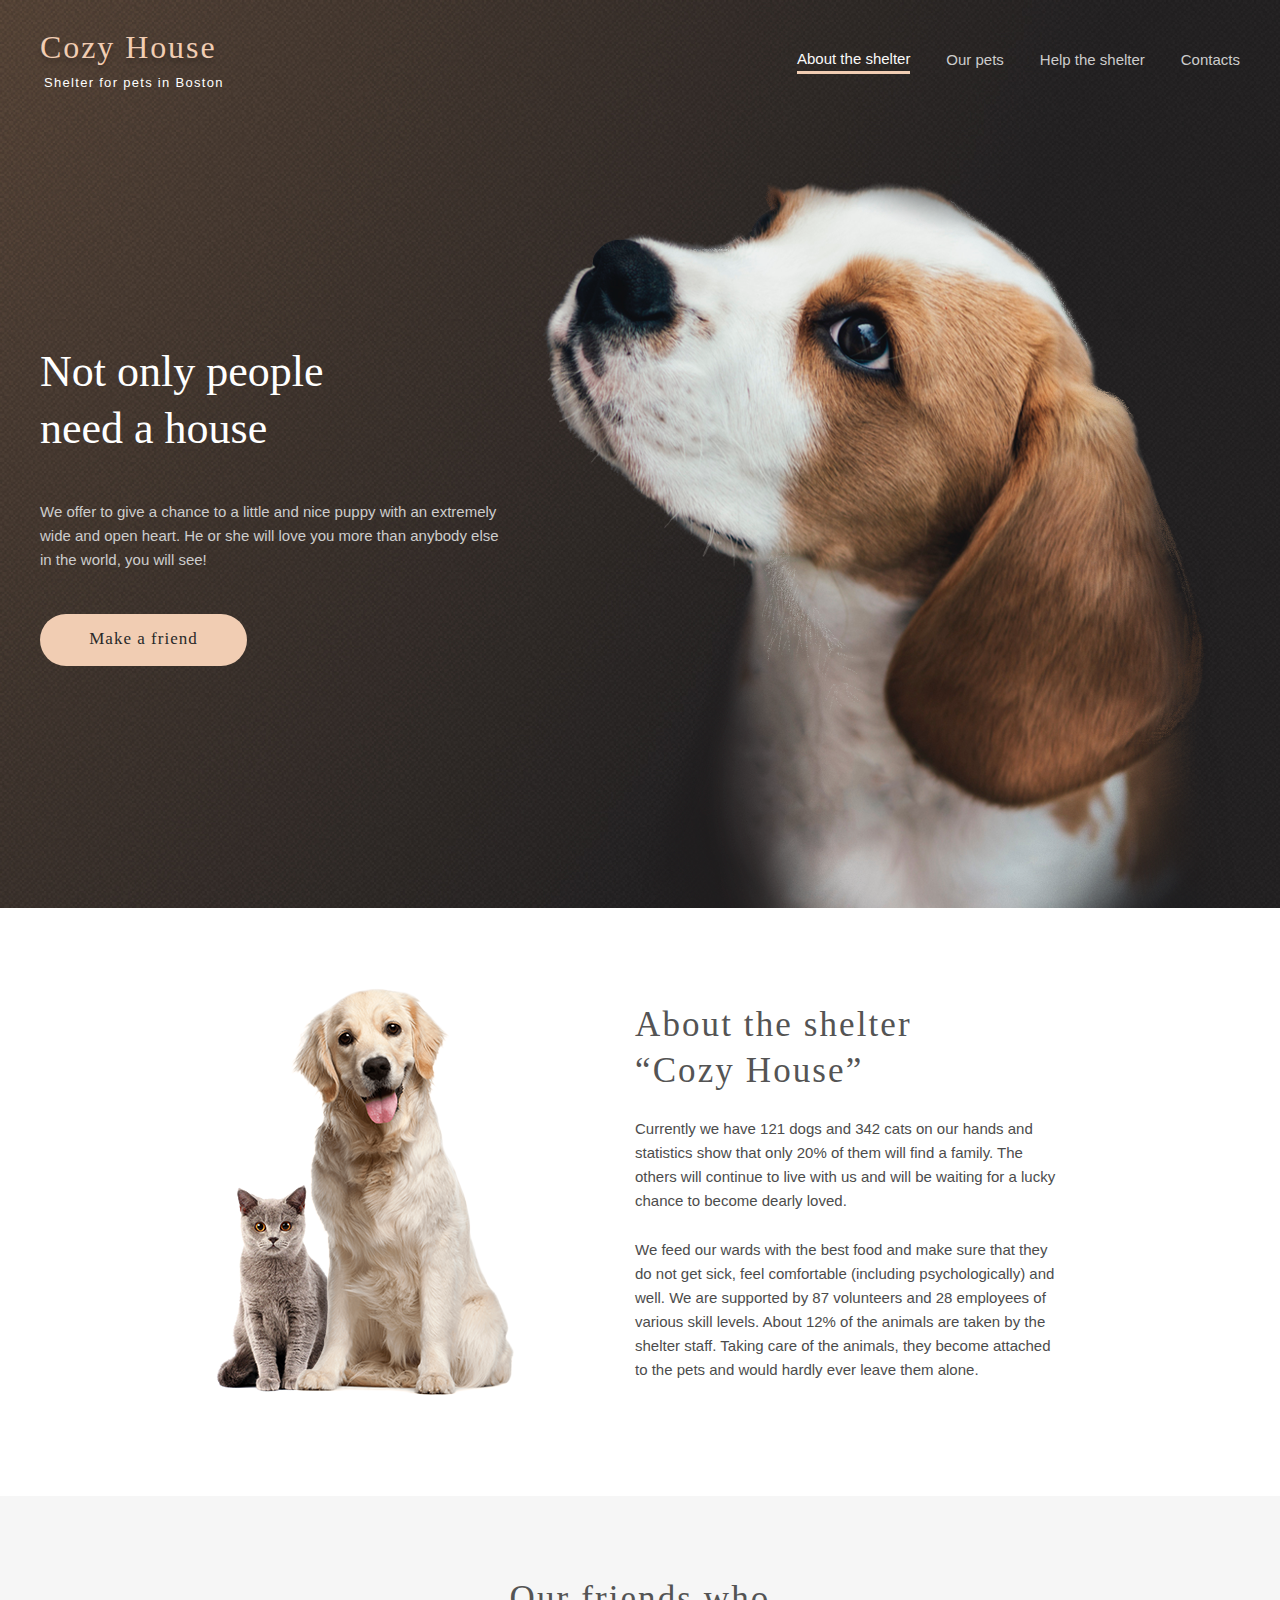
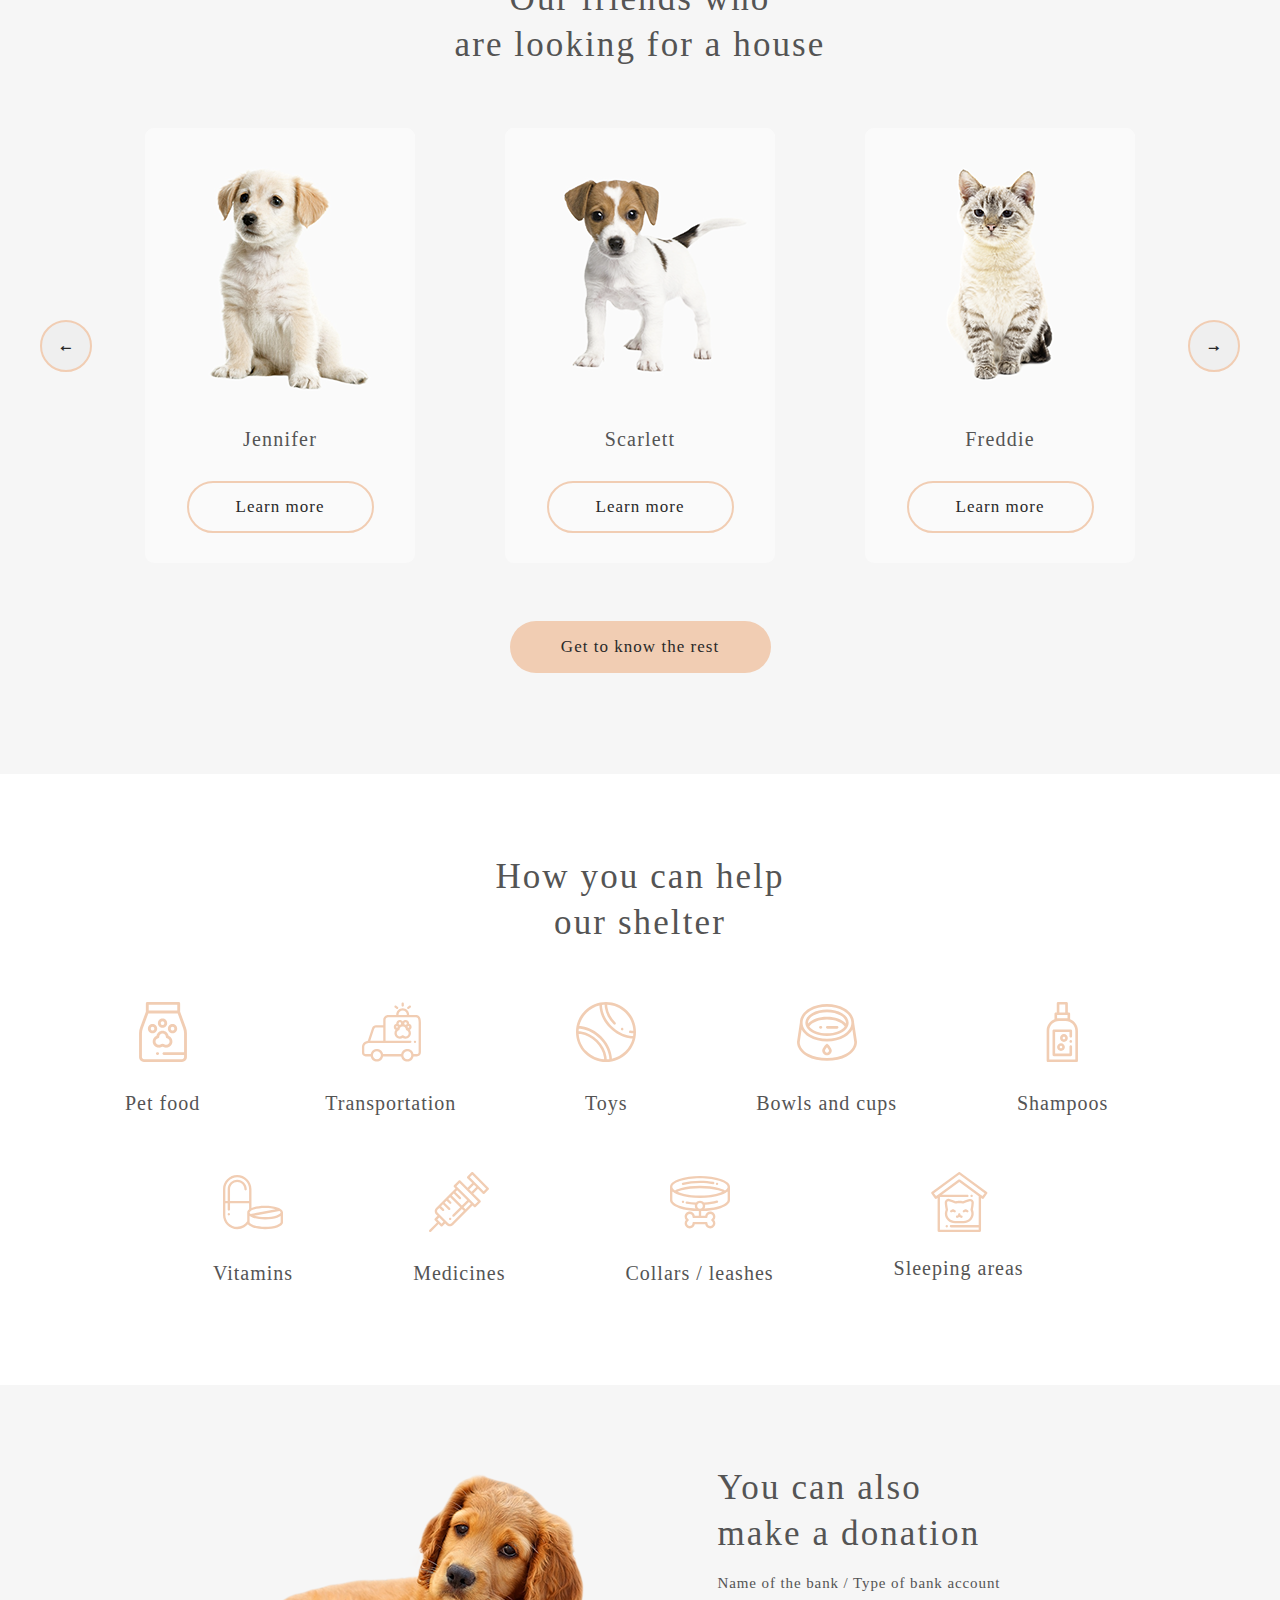
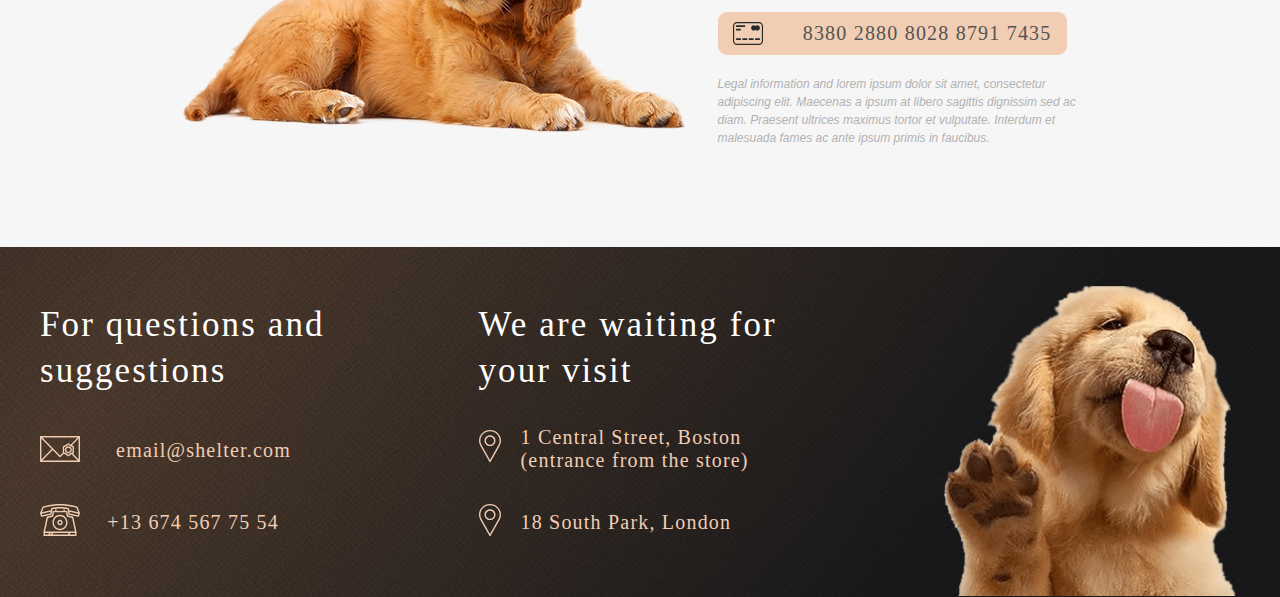
<file: shelter/index.html>
<!DOCTYPE html>
<html lang="en">
<head>
    <meta charset="UTF-8">
    <link rel="icon" href="../shelter/img/footer-puppy.png">
    <meta name="viewport" content="width=device-width, initial-scale=1.0">
    <link rel="stylesheet" media="screen and (min-width:1279px)" href="./css/style.css">
    <link rel="stylesheet" media="screen and (min-width:767px) and (max-width:1279px)" href="./css/style-768.css">
    <link rel="stylesheet" media="screen and (min-width:320px) and (max-width:767px)" href="css/style-320.css">
    <script src="js/about.js"></script>
    <title>Cozy House</title>
</head>
<body>
  <header id="header">
    <div class="header-container"> 
        
        <div class="header-header">
            
            <div class="header-logo-container">
                <a class="header-logo-title" href="javascript:void(0)" >Cozy House</a>  
                <p class="header-logo-subtitle">
                    Shelter for pets in Boston
                </p>
            </div>
            
            <nav class="header-navigation">
                <ul class="header-list">
                    <li class="header-item">
                        <a class="header-item-link-about" href="javascript:void(0)" >About the shelter</a>
                        <p class="header-line"></p>
                    </li>
                    <li class="header-item">
                        <a class="header-item-link" href="../shelter/our-pets.html" >Our pets</a>
                    </li>
                    <li class="header-item">
                        <a class="header-item-link" href="#help" >Help the shelter</a>
                    </li>
                    <li class="header-item">
                        <a class="header-item-link" href="#contact" >Contacts</a>
                    </li>
                </ul>
            </nav>
            
            <div class="header-burger-menu">
                <p class="burger-line"></p>
                <p class="burger-line"></p>
                <p class="burger-line"></p>
            </div>
        </div>
            <div class="blackout"></div>
        <div class="not-only">
    
            <div class="header-content">
                <h1 class="header-heading">Not only people need&nbsp;a&nbsp;house</h1>
                <p class="header-subheading">
                    We offer to give a chance to a little and nice puppy with an extremely wide and open heart. He or she will love you more than anybody else in the world, you will see!
                </p>
                <form>
                    <button class="make-our-friends" formaction="#our-friends">Make a friend</button>
                </form>
            </div>
            
            <div class="header-puppy">
                <picture>
                    <source class="puppy-320" srcset="img/img-320/start-screen-puppy.png" media="screen and (min-width:320px) and (max-width:767px)">
                    <source class="pyppy-768" srcset="img/img-768/start-screen-puppy.png" media="screen and (min-width:768px) and (max-width:1279px)">
                    <img class="puppy-img" srcset="../shelter/img/start-screen-puppy.png" src="img/start-screen-puppy.png" alt="Pyppy">
                </picture>
            </div>

        </div>
    </div>
  </header> 

  <main class="main">
    <div class="blackout"></div>
    <div class="main-container">
            
            <section id="about">
                <div class="about-container">
                    <div class="about-pets-img">
                        <picture>
                            <source class="alternativ-pets-img-320" srcset="img/img-320/about-pets.png" media="screen and (min-width:320px) and (max-width:767px)">
                            <source class="alternativ-pets-img" srcset="img/img-768/about-pets.png" media="screen and (min-width:768px) and (max-width:1279px)">
                            <img srcset="../shelter/img/about-pets.png" src="img/about-pets.png" alt="About Pets">
                        </picture>
                    </div>

                    <div class="about-content">
                        <h3 class="about-heading">About the shelter “Cozy House”</h3>
                        <p class="about-subheading">Currently we have 121 dogs and 342 cats on our hands and statistics show that only 20% of them will find a family. The others will continue to live with us and will be waiting for a lucky chance to become dearly loved.</p>
                        <p class="about-subheading">We feed our wards with the best food and make sure that they do not get sick, feel comfortable (including psychologically) and well. We are supported by 87 volunteers and 28 employees of various skill levels. About 12% of the animals are taken by the shelter staff. Taking care of the animals, they become attached to the pets and would hardly ever leave them alone.</p>
                    </div>

                </div>
            </section>

            <section id="our-friends">
                <div class="pets-container">  
                    <h3 class="pets-content"> Our friends who are&nbsp;looking for a house</h3>
                    <div class="pets-slider-container">

                            <div>
                                <button class="button-arrow" onclick="">&larr;</button>
                            </div>
                            <div  class="cards">
                            <div class="pets-card-container">
                                <img class="img-pets" src="../shelter/img/pets-katrine.png" alt="Photo Katrine">
                                <p class="name-pets" >Katrine</p>
                                <button class="button-pets-learn-more" >Learn more</button>
                            </div>

                            <div class="pets-card-container-mind" >
                                <img class="img-pets" src="../shelter/img/pets-jennifer.png" alt="Photo Katrine">
                                <p class="name-pets" >Jennifer</p>
                                <button class="button-pets-learn-more" >Learn more</button>
                            </div>
                            
                            <div class="pets-card-container-last-card">
                                <img class="img-pets" src="../shelter/img/pets-woody.png" alt="Photo Katrine">
                                <p class="name-pets" >Woody</p>
                                <button class="button-pets-learn-more" >Learn more</button>
                            </div>

                            <div class="pets-card-container-Sophia">
                                <img class="img-pets" src="../shelter/img/pets-sophia.png" alt="Photo Sophia">
                                <p class="name-pets" >Sophia</p>
                                <button class="button-pets-learn-more"  >Learn more</button>
                            </div>
            
                            <div class="pets-card-container-Timmy" >
                                <img class="img-pets" src="../shelter/img/pets-timmy.png" alt="Photo Timmy">
                                <p class="name-pets" >Timmy</p>
                                <button class="button-pets-learn-more"  >Learn more</button>
                            </div>
                            
                            <div class="pets-card-container-Charly">
                                <img class="img-pets" src="../shelter/img/pets-charly.png" alt="Photo Charly">
                                <p class="name-pets" >Charly</p>
                                <button class="button-pets-learn-more"  >Learn more</button>
                            </div>
                            <div class="pets-card-container-Scarlet">
                                <img class="img-pets" src="../shelter/img/pets-scarlet.png" alt="Photo Scarlett">
                                <p class="name-pets" >Scarlett</p>
                                <button class="button-pets-learn-more"  >Learn more</button>
                            </div>
            
                            <div class="pets-card-container-Freddie" >
                                <img class="img-pets" src="../shelter/img/pets-fredie.png" alt="Photo Freddie">
                                <p class="name-pets" >Freddie</p>
                                <button class="button-pets-learn-more"  >Learn more</button>
                            </div>
                        </div>
                            <div>
                                <button class="button-arrow" onclick="">&rarr;</button>
                            </div>
                        
                        </div>
                    <div class="button-arrow-container">
                        <button class="button-arrow-320" onclick="">&larr;</button>
                        <button class="button-arrow-320" onclick="">&rarr;</button>
                    </div>
                    <button class="pets-primary-button" onclick="document.location='../shelter/our-pets.html'">Get to know the rest</button>
                
                </div>
            </section>
            <div class="popup-overlay">
                <div class="popup-Freddie">
                    <div class="popup-container">
                        <img class="popup-img" src="../shelter/img/pets-fredie.png" alt="Photo Freddie">
                        <div class="popup-info">
                            <h3 class="popup-name" >Freddie</h3>
                            <h4 class="popup-breeds">Cat - British Shorthair</h4>
                            <h5 class="popup-about">Freddie is a little shy at first, but very sweet when he warms up. He likes playing with shoe strings and bottle caps. He is quick to learn the rhythms of his human’s daily life. Freddie has bounced around a lot in his life, and is looking to find his forever home.</h5>
                            <ul class="popup-list">
                                <li><b>Age:</b> 1 years</li>
                                <li><b>Inoculations:</b> none</li>
                                <li><b>Diseases:</b> none</li>
                                <li><b>Parasites:</b> none</li>
                            </ul>
                        </div>
                    </div>
                    <button class="popup-close" onclick="">&times;</button>
                </div>
                
                
                <div class="popup-Scarlet">
                    <div class="popup-container">
                        <img class="popup-img" src="../shelter/img/pets-scarlet.png" alt="Photo Scarlett">
                        <div class="popup-info">
                            <h3 class="popup-name" >Scarlett</h3>
                            <h4 class="popup-breeds">Dog - Jack Russell Terrier</h4>
                            <h5 class="popup-about">Scarlett is a happy, playful girl who will make you laugh and smile. She forms a bond quickly and will make a loyal companion and a wonderful family dog or a good companion for a single individual too since she likes to hang out and be with her human.</h5>
                            <ul class="popup-list">
                                <li><b>Age:</b> 1 years</li>
                                <li><b>Inoculations:</b> none</li>
                                <li><b>Diseases:</b> none</li>
                                <li><b>Parasites:</b> none</li>
                            </ul>
                        </div>
                    </div>
                    <button class="popup-close" onclick="">&times;</button>
                </div>
                <div class="popup-Charly">
                    <div class="popup-container">
                        <img class="popup-img" src="../shelter/img/pets-charly.png" alt="Photo Charly">
                        <div class="popup-info">
                            <h3 class="popup-name" >Charly</h3> 
                            <h4 class="popup-breeds">Dog - Jack Russell Terrier </h4>
                            <h5 class="popup-about">This cute boy, Charly, is three years old and he likes adults and kids. He isn’t fond of many other dogs, so he might do best in a single dog home. Charly has lots of energy, and loves to run and play. We think a fenced yard would make him very happy.</h5>
                            <ul class="popup-list">
                                <li><b>Age:</b> 5 years</li>
                                <li><b>Inoculations:</b> none</li>
                                <li><b>Diseases:</b> none</li>
                                <li><b>Parasites:</b> none</li>
                            </ul>
                        </div>
                    </div>
                    <button class="popup-close" onclick="">&times;</button>
                </div>
                <div class="popup-Timmy">
                    <div class="popup-container">
                        <img class="popup-img" src="../shelter/img/pets-timmy.png" alt="Photo Timmy">
                        <div class="popup-info">
                            <h3 class="popup-name" >Timmy</h3>
                            <h4 class="popup-breeds">Cat - British Shorthair</h4>
                            <h5 class="popup-about">Timmy is an adorable grey british shorthair male. He loves to play and snuggle. He is neutered and up to date on age appropriate vaccinations. He can be chatty and enjoys being held. Timmy has a lot to say and wants a person to share his thoughts with.</h5>
                            <ul class="popup-list">
                                <li><b>Age:</b> 6 years</li>
                                <li><b>Inoculations:</b> none</li>
                                <li><b>Diseases:</b> none</li>
                                <li><b>Parasites:</b> none</li>
                            </ul>
                        </div>
                    </div>
                    <button class="popup-close" onclick="">&times;</button>
                </div>
                <div class="popup-Sophia">
                    <div class="popup-container">
                        <img class="popup-img" src="../shelter/img/pets-sophia.png" alt="Photo Sophia">
                        <div class="popup-info">
                            <h3 class="popup-name" >Sophia</h3>
                            <h4 class="popup-breeds">Dog - Shih tzu</h4>
                            <h5 class="popup-about">Sophia here and I'm looking for my forever home to live out the best years of my life. I am full of energy. Everyday I'm learning new things, like how to walk on a leash, go potty outside, bark and play with toys and I still need some practice.</h5>
                            <ul class="popup-list">
                                <li><b>Age:</b> 1 months</li>
                                <li><b>Inoculations:</b> none</li>
                                <li><b>Diseases:</b> none</li>
                                <li><b>Parasites:</b> none</li>
                            </ul>
                        </div>
                    </div>
                    <button class="popup-close" onclick="">&times;</button>
                </div>
                <div class="popup-Katrine">
                    <div class="popup-container">
                        <img class="popup-img" src="../shelter/img/pets-katrine.png" alt="Photo Katrine">
                        <div class="popup-info">
                            <h3 class="popup-name" >Katrine</h3>
                            <h4 class="popup-breeds">Cat - British Shorthair</h4>
                            <h5 class="popup-about">Katrine is a beautiful girl. She is as soft as the finest velvet with a thick lush fur. Will love you until the last breath she takes as long as you are the one. She is picky about her affection. She loves cuddles and to stretch into your hands for a deeper relaxations.</h5>
                            <ul class="popup-list">
                                <li><b>Age:</b> 1 years</li>
                                <li><b>Inoculations:</b> none</li>
                                <li><b>Diseases:</b> none</li>
                                <li><b>Parasites:</b> none</li>
                            </ul>
                        </div>
                    </div>
                    <button class="popup-close" onclick="">&times;</button>
                </div>
                <div class="popup-Jennifer">
                    <div class="popup-container">
                        <img class="popup-img" src="../shelter/img/pets-jennifer.png" alt="Photo Katrine">
                        <div class="popup-info">
                            <h3 class="popup-name" >Jennifer</h3>
                            <h4 class="popup-breeds">Dog - Labrador</h4>
                            <h5 class="popup-about">Jennifer is a sweet 2 months old Labrador that is patiently waiting to find a new forever home. This girl really enjoys being able to go outside to run and play, but won't hesitate to play up a storm in the house if she has all of her favorite toys.</h5>
                            <ul class="popup-list">
                                <li><b>Age:</b> 2 months</li>
                                <li><b>Inoculations:</b> none</li>
                                <li><b>Diseases:</b> none</li>
                                <li><b>Parasites:</b> none</li>
                            </ul>
                        </div>
                    </div>
                    <button class="popup-close" onclick="">&times;</button>
                </div>
                <div class="popup-Woody">
                    <div class="popup-container">
                        <img class="popup-img" src="../shelter/img/pets-woody.png" alt="Photo Katrine">
                        <div class="popup-info">
                            <h3 class="popup-name" >Woody</h3>
                            <h4 class="popup-breeds">Dog - Golden Retriever</h4>
                            <h5 class="popup-about">Woody is a handsome 3 1/2 year old boy. Woody does know basic commands and is a smart pup. Since he is on the stronger side, he will learn a lot from your training. Woody will be happier when he finds a new family that can spend a lot of time with him.</h5>
                            <ul class="popup-list">
                                <li><b>Age:</b> 3.5 years</li>
                                <li><b>Inoculations:</b> none</li>
                                <li><b>Diseases:</b> none</li>
                                <li><b>Parasites:</b> none</li>
                            </ul>
                        </div>
                    </div>
                    <button class="popup-close" onclick="">&times;</button>
                </div>
            </div>
            <section id="help">
                <div class="help-container">
                    <h3 class="help-heading">How you can&nbsp;help our shelter</h3>
                    <ul class="help-list">
                        <li class="help-item">
                            <picture>
                                <source srcset="./img/svg/svg-320/Vector.png" media="screen and (min-width:320px) and (max-width:767px)">
                                <img class="help-list-icon" src="../shelter/img/svg/icon-pet-food.svg" alt="icon pet food">
                            </picture>
                            <p>Pet food</p>
                        </li>
                        <li class="help-item">
                            <picture>
                                <source srcset="./img/svg/svg-320/transportation.png" media="screen and (min-width:320px) and (max-width:767px)">
                                <img class="help-list-icon" src="../shelter/img/svg/icon-transportation.svg" alt="icon transportation">
                            </picture>
                            <p>Transportation</p>
                        </li>
                        <li class="help-item">
                            <picture>
                                <source srcset="./img/svg/svg-320/toys.png" media="screen and (min-width:320px) and (max-width:767px)">
                                <img class="help-list-icon" src="../shelter/img/svg/icon-toys.svg" alt="icon toys">
                            </picture>
                            <p>Toys</p>
                        </li>
                        <li class="help-item">
                            <picture>
                                <source srcset="./img/svg/svg-320/bowls-and-cups.png" media="screen and (min-width:320px) and (max-width:767px)">
                                <img class="help-list-icon" src="../shelter/img/svg/icon-bowls-and-cups.svg" alt="icon Bowls and cups">
                            </picture>
                            <p>Bowls and cups</p>
                        </li>
                        <li class="help-item">
                            <picture>
                                <source srcset="./img/svg/svg-320/shampoos.png" media="screen and (min-width:320px) and (max-width:767px)">
                                <img class="help-list-icon" src="../shelter/img/svg/icon-shampoos.svg" alt="icon shampoos">
                            </picture>
                            <p>Shampoos</p>
                        </li>
                        <li class="help-item-vitamins">
                            <picture>
                                <source srcset="./img/svg/svg-320/vitamins.png" media="screen and (min-width:320px) and (max-width:767px)">
                                <img class="help-list-icon" src="../shelter/img/svg/icon-vitamins.svg" alt="icon vitamins">
                            </picture>
                            <p>Vitamins</p>
                        </li>
                        <li class="help-item">
                            <picture>
                                <source srcset="./img/svg/svg-320/medicines.png" media="screen and (min-width:320px) and (max-width:767px)">
                                <img class="help-list-icon" src="../shelter/img/svg/icon-medicines.svg" alt="icon medicines">
                            </picture>
                            <p>Medicines</p>
                        </li>
                        <li class="help-item">
                            <picture>
                                <source srcset="./img/svg/svg-320/collars-or-leashes.png" media="screen and (min-width:320px) and (max-width:767px)">
                                <img class="help-list-icon" src="../shelter/img/svg/icon-collars-leashes.svg" alt="icon collars-leashes">
                            </picture>
                            <p>Collars / leashes</p>
                        </li>
                        <li class="help-item-last">
                            <picture>
                                <source srcset="./img/svg/svg-320/sleeping-area.png" media="screen and (min-width:320px) and (max-width:767px)">
                                <img class="help-list-icon" src="../shelter/img/svg/icon-sleeping-area.svg" alt="icon sleeping area">
                            </picture>
                            <p>Sleeping areas</p>
                        </li>
                    </ul>
                </div>
            </section>

            <section id="in-addition">

                <div class="donation-container">
                    <picture>
                        <source srcset="./img/img-320/donation-dog.png" media="screen and (min-width:320px) and (max-width:767px)">
                        <img class="donation-img" src="../shelter/img/donation-dog.png" alt="img dog">
                    </picture>
                    <div class="donation-content">
                        <h3 class="donation-heading">You can also make&nbsp;a&nbsp;donation</h3>
                        <h5 class="donation-subheading">Name of the bank / Type of bank account</h5>
                        <div class="donation-credit-card">
                            <img class="credit-icon" src="../shelter/img/svg/credit-card.svg" alt="icon credit card">
                            <a class="donation-number" href="javascript:void(0)">8380 2880 8028 8791 7435</a>
                        </div>
                        <p class="donation-info">Legal information and lorem ipsum dolor sit amet, consectetur adipiscing elit. Maecenas a ipsum at libero sagittis dignissim sed ac diam. Praesent ultrices maximus tortor et vulputate. Interdum et malesuada fames ac ante ipsum primis in faucibus.</p>
                    </div>
                </div>

            </section>

    </div>
  </main>

  <footer>
    <div class="blackout"></div>
    <div class="footer-container-768">
        <div class="footer-container">
            <div id="contact">
                <h3 class="contact-title">For questions and suggestions</h3>
                <div class="contact-mail">
                    <a href="mailto:email@shelter.com"><img class="mail-icon" src="../shelter/img/svg/icon-email.svg" alt="icon mail"></a>
                    <a class="mail" href="mailto:email@shelter.com">email@shelter.com</a>
                </div>
                <div class="contact-phone">
                    <a href="tel:+136745677554"><img class="phone-icon" src="../shelter/img/svg/icon-phone.svg" alt="icon phone"></a>
                    <a class="phone" href="tel:+136745677554">+13 674 567 75 54</a>
                </div>
            </div>
            <div class="footer-address-container">
                <h3 class="address-title">We are waiting for your&nbsp;visit</h3>
                <div class="address-1">
                    <a href="https://maps.app.goo.gl/keGENFfdQcJAWRgcA" target="_blank"><img class="address-icon" src="../shelter/img/svg/icon-marker.svg" alt="icon address"></a>
                    <a class="address" href="https://maps.app.goo.gl/keGENFfdQcJAWRgcA" target="_blank">1 Central Street, Boston (entrance from the store)</a>
                </div>
                <div class="address-2">
                    <a href="https://maps.app.goo.gl/p3SZxEJmnUyLZDqW6" target="_blank"><img class="address-icon" src="../shelter/img/svg/icon-marker.svg" alt="icon address"></a>
                    <a class="address-london" href="https://maps.app.goo.gl/p3SZxEJmnUyLZDqW6" target="_blank">18 South Park, London</a>
                </div>
            </div>

            <img class="footer-puppy" src="../shelter/img/footer-puppy.png" alt="img puppy">
        </div>
        <picture>
            <source srcset="./img/img-320/footer-puppy.png" media="screen and (min-width:320px) and (max-width:767px)">
            <img class="footer-puppy-768" src="../shelter/img/footer-puppy.png" alt="img puppy1">
        </picture>
        </div>
  </footer>

  <script src="js/index.js" defer></script>
</body>
</html>
</file>
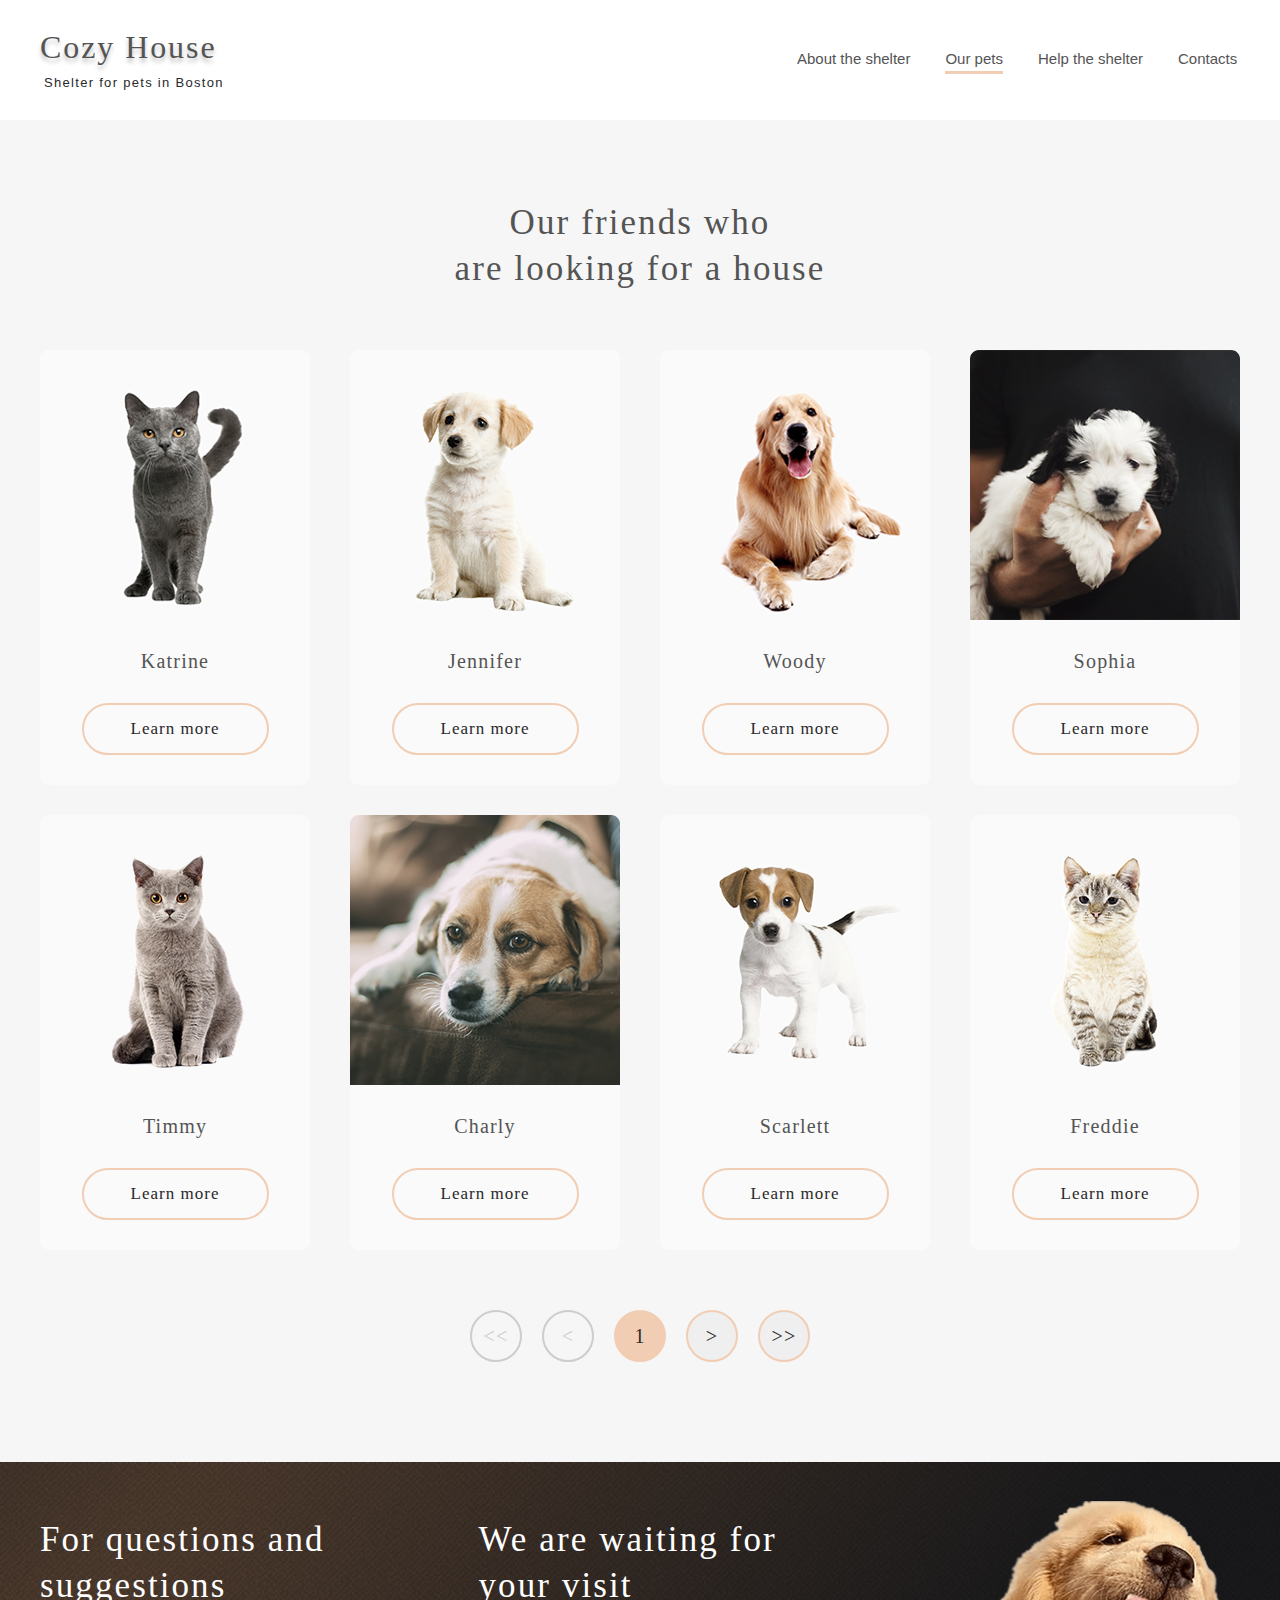
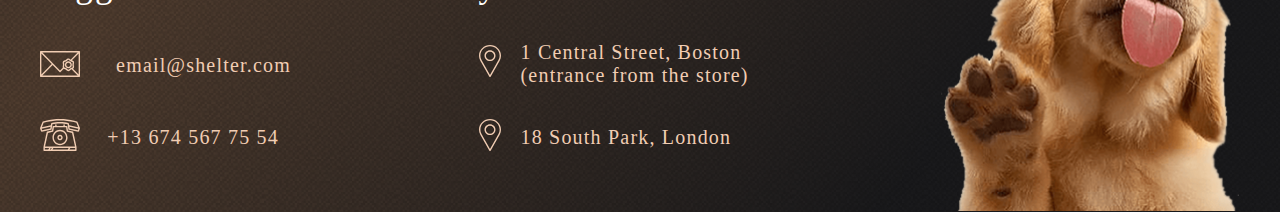
<file: shelter/our-pets.html>
<!DOCTYPE html>
<html lang="en">
<head>
    <meta charset="UTF-8">
    <link rel="icon" href="../shelter/img/footer-puppy.png">
    <meta name="viewport" content="width=device-width, initial-scale=1.0">
    <link rel="stylesheet" media="screen and (min-width:1279px)" href="./css/our-pets-style.css">
    <link rel="stylesheet" media="screen and (min-width:767px) and (max-width:1279px)" href="css/our-pets-style-768.css">
    <link rel="stylesheet" media="screen and (min-width:320px) and (max-width:767px)" href="css/our-pets-style-320.css">
    <script src="js/about.js"></script>
    <title>Cozy House</title>
</head>
<body>
  <header>
        <div class="header-container">
    
            <div class="header-logo-container">
                <a class="header-logo-title" href="../shelter/index.html" >Cozy House</a>  
                <p class="header-logo-subtitle">
                    Shelter for pets in Boston
                </p>
            </div>
            
            <nav class="header-navigation">
                <ul class="header-list">
                    <li class="header-item">
                        <a class="header-item-link" href="../shelter/index.html" >About the shelter</a>
                    </li>
                    <li class="header-item">
                        <a class="header-item-link-line" href="javascript:void(0)" >Our pets</a>
                        <p class="header-line"></p>
                    </li>
                    <li class="header-item">
                        <a class="header-item-link" href="../shelter/index.html#help" >Help the shelter</a>
                    </li>
                    <li class="header-item">
                        <a class="header-item-link-last" href="#contact" >Contacts</a>
                    </li>
                </ul>
            </nav>
            <div class="header-burger-menu">
                <p class="burger-line"></p>
                <p class="burger-line"></p>
                <p class="burger-line"></p>
            </div>
        </div>
        <div class="blackout"></div>
  </header>

  <main class="Our Friends">
    <div class="blackout"></div>
    <section class="main-pets">
        <div class="pets-container">

            <h1 class="pets-content">Our friends who  are&nbsp;looking for a house</h1>
            
            <div class="pets-slider-container">

                <div class="pets-card-container-Katrine">
                    <img class="img-pets" src="../shelter/img/pets-katrine.png" alt="Photo Katrine">
                    <p class="name-pets" >Katrine</p>
                    <button class="button-pets-learn-more"  >Learn more</button>
                </div>

                <div class="pets-card-container-Jennifer" >
                    <img class="img-pets" src="../shelter/img/pets-jennifer.png" alt="Photo Jennifer">
                    <p class="name-pets" >Jennifer</p>
                    <button class="button-pets-learn-more">Learn more</button>
                </div>
                
                <div class="pets-card-container-Woody">
                    <img class="img-pets" src="../shelter/img/pets-woody.png" alt="Photo Woody">
                    <p class="name-pets" >Woody</p>
                    <button class="button-pets-learn-more"  >Learn more</button>
                </div>

                <div class="pets-card-container-Sophia">
                    <img class="img-pets" src="../shelter/img/pets-sophia.png" alt="Photo Sophia">
                    <p class="name-pets" >Sophia</p>
                    <button class="button-pets-learn-more"  >Learn more</button>
                </div>

                <div class="pets-card-container-Timmy" >
                    <img class="img-pets" src="../shelter/img/pets-timmy.png" alt="Photo Timmy">
                    <p class="name-pets" >Timmy</p>
                    <button class="button-pets-learn-more"  >Learn more</button>
                </div>
                
                <div class="pets-card-container-Charly">
                    <img class="img-pets" src="../shelter/img/pets-charly.png" alt="Photo Charly">
                    <p class="name-pets" >Charly</p>
                    <button class="button-pets-learn-more"  >Learn more</button>
                </div>
                <div class="pets-card-container-Scarlet">
                    <img class="img-pets" src="../shelter/img/pets-scarlet.png" alt="Photo Scarlett">
                    <p class="name-pets" >Scarlett</p>
                    <button class="button-pets-learn-more"  >Learn more</button>
                </div>

                <div class="pets-card-container-Freddie" >
                    <img class="img-pets" src="../shelter/img/pets-fredie.png" alt="Photo Freddie">
                    <p class="name-pets" >Freddie</p>
                    <button class="button-pets-learn-more"  >Learn more</button>
                </div>
            </div>

            <nav class="main-nav-container">
                <button class="button-first" >&lt;&lt;</button>
                <button class="button-last" >&lt;</button>
                <button class="button-now" >1</button>
                <button class="button-next" >&gt;</button>
                <button class="button-end">&gt;&gt;</button>
            </nav>
        </div>
    </section>

    <div class="popup-overlay">
        <div class="popup-Freddie">
            <div class="popup-container">
                <img class="popup-img" src="../shelter/img/pets-fredie.png" alt="Photo Freddie">
                <div class="popup-info">
                    <h3 class="popup-name" >Freddie</h3>
                    <h4 class="popup-breeds">Cat - British Shorthair</h4>
                    <h5 class="popup-about">Freddie is a little shy at first, but very sweet when he warms up. He likes playing with shoe strings and bottle caps. He is quick to learn the rhythms of his human’s daily life. Freddie has bounced around a lot in his life, and is looking to find his forever home.</h5>
                    <ul class="popup-list">
                        <li><b>Age:</b> 1 years</li>
                        <li><b>Inoculations:</b> none</li>
                        <li><b>Diseases:</b> none</li>
                        <li><b>Parasites:</b> none</li>
                    </ul>
                </div>
            </div>
            <button class="popup-close" onclick="">&times;</button>
        </div>
        
        
        <div class="popup-Scarlet">
            <div class="popup-container">
                <img class="popup-img" src="../shelter/img/pets-scarlet.png" alt="Photo Scarlett">
                <div class="popup-info">
                    <h3 class="popup-name" >Scarlett</h3>
                    <h4 class="popup-breeds">Dog - Jack Russell Terrier</h4>
                    <h5 class="popup-about">Scarlett is a happy, playful girl who will make you laugh and smile. She forms a bond quickly and will make a loyal companion and a wonderful family dog or a good companion for a single individual too since she likes to hang out and be with her human.</h5>
                    <ul class="popup-list">
                        <li><b>Age:</b> 1 years</li>
                        <li><b>Inoculations:</b> none</li>
                        <li><b>Diseases:</b> none</li>
                        <li><b>Parasites:</b> none</li>
                    </ul>
                </div>
            </div>
            <button class="popup-close" onclick="">&times;</button>
        </div>
        <div class="popup-Charly">
            <div class="popup-container">
                <img class="popup-img" src="../shelter/img/pets-charly.png" alt="Photo Charly">
                <div class="popup-info">
                    <h3 class="popup-name" >Charly</h3> 
                    <h4 class="popup-breeds">Dog - Jack Russell Terrier </h4>
                    <h5 class="popup-about">This cute boy, Charly, is three years old and he likes adults and kids. He isn’t fond of many other dogs, so he might do best in a single dog home. Charly has lots of energy, and loves to run and play. We think a fenced yard would make him very happy.</h5>
                    <ul class="popup-list">
                        <li><b>Age:</b> 5 years</li>
                        <li><b>Inoculations:</b> none</li>
                        <li><b>Diseases:</b> none</li>
                        <li><b>Parasites:</b> none</li>
                    </ul>
                </div>
            </div>
            <button class="popup-close" onclick="">&times;</button>
        </div>
        <div class="popup-Timmy">
            <div class="popup-container">
                <img class="popup-img" src="../shelter/img/pets-timmy.png" alt="Photo Timmy">
                <div class="popup-info">
                    <h3 class="popup-name" >Timmy</h3>
                    <h4 class="popup-breeds">Cat - British Shorthair</h4>
                    <h5 class="popup-about">Timmy is an adorable grey british shorthair male. He loves to play and snuggle. He is neutered and up to date on age appropriate vaccinations. He can be chatty and enjoys being held. Timmy has a lot to say and wants a person to share his thoughts with.</h5>
                    <ul class="popup-list">
                        <li><b>Age:</b> 6 years</li>
                        <li><b>Inoculations:</b> none</li>
                        <li><b>Diseases:</b> none</li>
                        <li><b>Parasites:</b> none</li>
                    </ul>
                </div>
            </div>
            <button class="popup-close" onclick="">&times;</button>
        </div>
        <div class="popup-Sophia">
            <div class="popup-container">
                <img class="popup-img" src="../shelter/img/pets-sophia.png" alt="Photo Sophia">
                <div class="popup-info">
                    <h3 class="popup-name" >Sophia</h3>
                    <h4 class="popup-breeds">Dog - Shih tzu</h4>
                    <h5 class="popup-about">Sophia here and I'm looking for my forever home to live out the best years of my life. I am full of energy. Everyday I'm learning new things, like how to walk on a leash, go potty outside, bark and play with toys and I still need some practice.</h5>
                    <ul class="popup-list">
                        <li><b>Age:</b> 1 months</li>
                        <li><b>Inoculations:</b> none</li>
                        <li><b>Diseases:</b> none</li>
                        <li><b>Parasites:</b> none</li>
                    </ul>
                </div>
            </div>
            <button class="popup-close" onclick="">&times;</button>
        </div>
        <div class="popup-Katrine">
            <div class="popup-container">
                <img class="popup-img" src="../shelter/img/pets-katrine.png" alt="Photo Katrine">
                <div class="popup-info">
                    <h3 class="popup-name" >Katrine</h3>
                    <h4 class="popup-breeds">Cat - British Shorthair</h4>
                    <h5 class="popup-about">Katrine is a beautiful girl. She is as soft as the finest velvet with a thick lush fur. Will love you until the last breath she takes as long as you are the one. She is picky about her affection. She loves cuddles and to stretch into your hands for a deeper relaxations.</h5>
                    <ul class="popup-list">
                        <li><b>Age:</b> 1 years</li>
                        <li><b>Inoculations:</b> none</li>
                        <li><b>Diseases:</b> none</li>
                        <li><b>Parasites:</b> none</li>
                    </ul>
                </div>
            </div>
            <button class="popup-close" onclick="">&times;</button>
        </div>
        <div class="popup-Jennifer">
            <div class="popup-container">
                <img class="popup-img" src="../shelter/img/pets-jennifer.png" alt="Photo Katrine">
                <div class="popup-info">
                    <h3 class="popup-name" >Jennifer</h3>
                    <h4 class="popup-breeds">Dog - Labrador</h4>
                    <h5 class="popup-about">Jennifer is a sweet 2 months old Labrador that is patiently waiting to find a new forever home. This girl really enjoys being able to go outside to run and play, but won't hesitate to play up a storm in the house if she has all of her favorite toys.</h5>
                    <ul class="popup-list">
                        <li><b>Age:</b> 2 months</li>
                        <li><b>Inoculations:</b> none</li>
                        <li><b>Diseases:</b> none</li>
                        <li><b>Parasites:</b> none</li>
                    </ul>
                </div>
            </div>
            <button class="popup-close" onclick="">&times;</button>
        </div>
        <div class="popup-Woody">
            <div class="popup-container">
                <img class="popup-img" src="../shelter/img/pets-woody.png" alt="Photo Katrine">
                <div class="popup-info">
                    <h3 class="popup-name" >Woody</h3>
                    <h4 class="popup-breeds">Dog - Golden Retriever</h4>
                    <h5 class="popup-about">Woody is a handsome 3 1/2 year old boy. Woody does know basic commands and is a smart pup. Since he is on the stronger side, he will learn a lot from your training. Woody will be happier when he finds a new family that can spend a lot of time with him.</h5>
                    <ul class="popup-list">
                        <li><b>Age:</b> 3.5 years</li>
                        <li><b>Inoculations:</b> none</li>
                        <li><b>Diseases:</b> none</li>
                        <li><b>Parasites:</b> none</li>
                    </ul>
                </div>
            </div>
            <button class="popup-close" onclick="">&times;</button>
        </div>
    </div>
  </main>


  <footer>
    <div class="blackout"></div>
    <div class="footer-container-768">
        <div class="footer-container">
            <div id="contact">
                <h3 class="contact-title">For questions and suggestions</h3>
                <div class="contact-mail">
                    <a href="mailto:email@shelter.com"><img class="mail-icon" src="../shelter/img/svg/icon-email.svg" alt="icon mail"></a>
                    <a class="mail" href="mailto:email@shelter.com">email@shelter.com</a>
                </div>
                <div class="contact-phone">
                    <a href="tel:+136745677554"><img class="phone-icon" src="../shelter/img/svg/icon-phone.svg" alt="icon phone"></a>
                    <a class="phone" href="tel:+136745677554">+13 674 567 75 54</a>
                </div>
            </div>
            <div class="footer-address-container">
                <h3 class="address-title">We are waiting for your&nbsp;visit</h3>
                <div class="address-1">
                    <a href="https://maps.app.goo.gl/keGENFfdQcJAWRgcA" target="_blank"><img class="address-icon" src="../shelter/img/svg/icon-marker.svg" alt="icon address"></a>
                    <a class="address" href="https://maps.app.goo.gl/keGENFfdQcJAWRgcA" target="_blank">1 Central Street, Boston (entrance from the store)</a>
                </div>
                <div class="address-2">
                    <a href="https://maps.app.goo.gl/p3SZxEJmnUyLZDqW6" target="_blank"><img class="address-icon" src="../shelter/img/svg/icon-marker.svg" alt="icon address"></a>
                    <a class="address-london" href="https://maps.app.goo.gl/p3SZxEJmnUyLZDqW6" target="_blank">18 South Park, London</a>
                </div>
            </div>

            <img class="footer-puppy" src="../shelter/img/footer-puppy.png" alt="img puppy">
        </div>
        <picture>
            <source srcset="./img/img-320/footer-puppy.png" media="screen and (min-width:320px) and (max-width:767px)">
            <img class="footer-puppy-768" src="../shelter/img/footer-puppy.png" alt="img puppy1">
        </picture>
        </div>
  </footer>
  <script src="js/our-pets.js" defer></script>
</body>
</html>
</file>
<file: shelter/css/style.css>
html{
    box-sizing: border-box;
    scroll-behavior: smooth;
}
*,*::before,*::after{
    box-sizing: inherit;
}
body{
    font-family: Arial, Helvetica, sans-serif;
    font-style: normal;
    font-size: 16px;
    line-height: 1.2;
    font-weight: normal;
    color:black;
    position: relative;
    display: block;
    min-width: 1280px;
    margin: 0;
    padding: 0;
    overflow: auto;
}
.overflow{
    overflow: hidden !important;
}

header{
    background: url(../img/start-screen-background.jpg);
    background: url(../img/start-screen-gradient-background.jpg), radial-gradient(100% 215.42% at 0% 0%, #5B483A 0%, #262425 100%), #211F20;
    background-repeat: no-repeat;
    background-attachment: fixed;
    background-size: cover;
    height: 908px;
    display: block;
    min-width: 1280px;
    min-height: 908px;
    padding: none;
    margin: none;
    position: relative;
}
.header-container{
    position: absolute;
    top: 30px;
    left: 40px;
    right: 40px;
    bottom: 0;
    display: block;
    max-width: 1200px;
    max-height: 878px;
    margin: auto;
    display: flex;
    flex-wrap: wrap;
    align-items: center;
    justify-content: space-between;
    flex-direction: column;
}
.header-header{
    height: 60px;
    display: flex;
    flex-wrap: wrap;
    align-items: center;
    justify-content: space-between;
}
.header-burger-menu{
    display: none;
}
.header-logo-container{
    height: 60px;
    width: 210px;
    position: absolute;
    top: 0%;
    left: 0%;
    display: flex;
    flex-wrap: wrap;
    align-items: left;
    justify-content: space-between;
    flex-direction: column;

}
a.header-logo-title:link,
a.header-logo-title:visited{
    font-family: Georgia;
    font-style: normal;
    font-weight: 400;
    font-size: 32px;
    line-height: 110%;
    color: #F1CDB3;
    text-shadow: 0px 4px 4px rgba(0, 0, 0, 0.25);
    text-decoration: none;
    letter-spacing: 0.06em;
    text-align: left;
    height: 35px;
    transition: all 0.5s ease-in;
}
a.header-logo-title:hover{
    font-family: Georgia;
    font-style:normal;
    font-weight: 400;
    font-size: 32px;
    line-height: 110%;
    color: #FAFAFA;
    text-shadow: 0px 4px 4px rgba(0, 0, 0, 0.25);
    text-decoration: none;
    letter-spacing: 0.06em;
    text-align: left;
    height: 35px;
    animation-name: logo;
    animation-duration: 0.5s;
    animation-iteration-count: 1;
}
@keyframes logo {
    from {
        color: #F1CDB3;
    }
  
    to {
        color: #FAFAFA;
    }
}

.header-logo-subtitle{
    font-family: Arial;
    font-style: normal;
    font-weight: 400;
    font-size: 13px;
    line-height: 15px;
    letter-spacing: 0.1em;
    color: #FFFFFF;
    height: 15px;
    text-align: left;
    padding-left: 4px;
    margin: 0;

}
.header-navigation{
    height: 27px;
    width: 443px;
    position: absolute;
    right:0%;
    margin-top: auto;
    padding: none;
}
.header-list{
    display: flex;
    align-items: center;
    flex-wrap: wrap;
    justify-content: space-between;
    margin: 0%;
    padding: 0%;
}
.header-item{
    align-items: center;
    list-style-type: none;
}
.header-line{
    background-color: #F1CDB3;
    height: 3px;
    padding: none;
    margin: 0;
    top:0%;
    flex: none;
    order: 1;
    align-self: stretch;
    flex-grow: 0;
}
a.header-item-link:link,
a.header-item-link:visited{
    font-family: Arial;
    font-style: normal;
    font-weight: 400;
    font-size: 15px;
    line-height: 160%;
    color: #CDCDCD;
    text-decoration: none;
    transition: all 0.5s ease-in;
}
a.header-item-link:hover{
    font-family: Arial;
    font-style: normal;
    font-weight: 400;
    font-size: 15px;
    line-height: 160%;
    color: #FAFAFA;
    text-decoration: none;
    animation-name: nav;
    animation-duration: 0.5s;
    animation-iteration-count: 1;
}
@keyframes nav {
    from {
        color: #CDCDCD;
    }
  
    to {
        color: #FAFAFA;
    }
}
a.header-item-link-about:hover,a.header-item-link-about:link,
a.header-item-link-about:visited{
    font-family: Arial;
    font-style: normal;
    font-weight: 400;
    font-size: 15px;
    line-height: 160%;
    color: #FAFAFA;
    text-decoration: none;
    cursor: default;
}
.not-only{
    height: 728px;
    width: 100%;
    display: flex;
    flex-wrap: wrap;
    justify-content: space-between;
    align-items: center;
}
.header-pyppy{
    height: 728px;
    width: auto;
}
.header-content{
    width: 460px;
    height: 322px;
    margin-bottom: 7%;   
}
.header-heading{
    font-family: Georgia;
    font-style: normal;
    font-weight: 400;
    font-size: 44px;
    line-height: 130%;
    color: #FFFFFF;
    text-align: left;
    padding: none;
    margin: 0;
    padding: 0;
    margin-bottom: 42px;
    width: 310px;
}
.header-subheading{
    font-family: Arial;
    font-style: normal;
    font-weight: 400;
    font-size: 15px;
    line-height: 160%;
    color: #CDCDCD;
    margin-bottom: 42px;
}
.make-our-friends{
    background: #F1CDB3;
    border-radius: 100px;
    width: 207px;
    height: 52px;
    border: none;
    font-family: Georgia;
    font-style: normal;
    font-weight: 400;
    font-size: 17px;
    line-height: 130%;
    letter-spacing: 0.06em;
    color: #292929;
    transition: all 0.5s ease-in;
}

.make-our-friends:hover{
    background: #FDDCC4;
    border-radius: 100px;
    width: 207px;
    height: 52px;
    font-family: Georgia;
    font-style: normal;
    font-weight: 400;
    font-size: 17px;
    line-height: 130%;
    letter-spacing: 0.06em;
    color: #292929;
    cursor: pointer;
    animation-name: make-our-friend;
    animation-duration: 0.5s;
    animation-iteration-count: 1;
}
@keyframes make-our-friends {
    from {
        background: #F1CDB3;
    }
  
    to {
        background: #FDDCC4;
    }
}

main{
    display: block;
    min-width: 1280px;
    min-height: 2539px;
    margin: none;
    padding: none;
    position: relative;
}
#about{
    height: 588px;
    display: block;
    min-width: 1280px;
    min-height: 588px;
    margin: none;
    padding-top: 80px;
    padding-bottom: 100px;
}

.about-container{
    height: 408px;
    width: 1200px;
    padding-left:175px;
    padding-right:175px;
    display: flex;
    flex-wrap: wrap;
    flex-direction:row;
    justify-content: space-between;
    align-items: center;
    margin: auto;
}
.about-pets-img{
    height: 408px;
}
.about-content{
    width: 430px;
    height: 380px;
    display: flex;
    flex-wrap: wrap;
    align-items: left;
    justify-content: space-between;
    flex-direction: column;
}
.about-heading{
    width: 370px;
    height: 90px;
    font-family: Georgia;
    font-style: normal;
    font-weight: 400;
    font-size: 35px;
    line-height: 130%;
    letter-spacing: 0.06em;
    text-align: left;
    color: #545454;
    margin: 0;
}
.about-subheading{
    width: 430px;
    height: auto;
    font-family: Arial;
    font-style: normal;
    font-weight: 400;
    font-size: 15px;
    line-height: 160%;
    color: #4C4C4C;
    margin: 0;
}
#our-friends{
    height: 877px;
    display: block;
    min-width: 1280px;
    min-height: 878px;
    padding-top: 80px;
    padding-bottom: 100px;
    margin: none;
    background: #F6F6F6;
    
}
.button-arrow-320{
    display: none;
}
.pets-container{
    position: absolute;
    left: 3.1%;
    right: 3.1%;
    height: 697px;
    width: 1200px;
    display: flex;
    flex-wrap: wrap;
    align-items: center;
    justify-content: space-between;
    flex-direction: column;
    margin: auto;
}
.pets-content{
    width: 400px;
    height: 90px;
    font-family: Georgia;
    font-style: normal;
    font-weight: 400;
    font-size: 35px;
    line-height: 130%;
    letter-spacing: 0.06em;
    color: #545454;
    margin: 0;
    padding: none;
    text-align: center;
}
.pets-slider-container{
    height: 435px;
    width: 1200px;
    margin-bottom: -5.5%;
    display: flex;
    flex-wrap: wrap;
    align-items: center;
    justify-content:space-between;
    flex-direction:row ;
}

.cards{
    height: 435px;
    width: 990px;
    display: flex;
    flex-wrap:nowrap;
    align-items: center;
    justify-content:space-between;
    flex-direction:row ;
    overflow: hidden;
}

.pets-primary-button{
    background: #F1CDB3;
    border-radius: 100px;
    width: 261px;
    height: 52px;
    border: none;
    font-family: Georgia;
    font-style: normal;
    font-weight: 400;
    font-size: 17px;
    line-height: 130%;
    letter-spacing: 0.06em;
    color: #292929;
    transition: all 0.5s ease-in;
}


.pets-primary-button:hover{
    background:#FDDCC4;
    cursor: pointer;
    width: 261px;
    height: 52px;
    border: none;
    font-family: Georgia;
    font-style: normal;
    font-weight: 400;
    font-size: 17px;
    line-height: 130%;
    letter-spacing: 0.06em;
    color: #292929;
    animation-name: primary-button;
    animation-duration: 0.5s;
    animation-iteration-count: 1;
}
@keyframes pets-primary-button {
    from {
        background: #F1CDB3;
    }
  
    to {
        background: #FDDCC4;
    }
}

.button-arrow{
    box-sizing: border-box;
    width: 52px;
    height: 52px;
    border: 2px solid #F1CDB3;
    border-radius: 100px;
    font-size:medium;
    font-weight: 1000;
    color: #292929;
    transition: all 0.5s ease-in;
}
.button-arrow:hover{
    box-sizing: border-box;
    width: 52px;
    height: 52px;
    border: 2px solid #FDDCC4;
    border-radius: 100px;
    font-size:medium;
    font-weight: 1000;
    color: #292929;
    background: #FDDCC4;
    cursor: pointer;
    animation-name: arrow;
    animation-duration: 0.5s;
    animation-iteration-count: 1;
}
@keyframes arrow {
    from {
        border: 2px solid #F1CDB3;
        background: none;
    }
  
    to {
        border: 2px solid #FDDCC4;
        background: #FDDCC4;
    }
}

.dont-show-slide{
    width: 0 !important;
    margin-right: 0 !important;
}
.pets-card-container-Freddie,
.pets-card-container-Scarlet,
.pets-card-container-Charly,
.pets-card-container-Timmy,
.pets-card-container-Sophia,
.pets-card-container,
.pets-card-container-last-card,
.pets-card-container-mind{
    height: 435px;
    width: 270px;
    display: flex;
    flex-wrap: wrap;
    flex-direction: column;
    justify-content:space-between;
    align-items: center;
    background: #FAFAFA;
    border-radius: 9px;
    margin-right: 90px;
    transition: background,width,margin-right 0.5s ease-in; 
}

.pets-card-container:hover,
.pets-card-container-last-card:hover{
    height: 435px;
    width: 270px;
    display: flex;
    flex-wrap: wrap;
    flex-direction: column;
    justify-content:space-between;
    align-items: center;
    background: #FFFFFF;
    border-radius: 9px;
    cursor: pointer;
    animation-name: slidein;
    animation-duration: 0.5s;
    animation-iteration-count: 1;
}

@keyframes slidein {
    from {
        background: #FAFAFA;
    }
  
    to {
        background: #FFFFFF;
    }
}
.pets-card-container:hover .button-pets-learn-more,
.pets-card-container-mind:hover .button-pets-learn-more,
.pets-card-container-last-card:hover .button-pets-learn-more,
.pets-card-container-Freddie:hover .button-pets-learn-more ,
.pets-card-container-Scarlet:hover .button-pets-learn-more,
.pets-card-container-Charly:hover .button-pets-learn-more,
.pets-card-container-Timmy:hover .button-pets-learn-more,
.pets-card-container-Sophia:hover .button-pets-learn-more{
    width: 187px;
    height: 52px;
    border: 2px solid #FDDCC4;
    border-radius: 100px;
    font-family:Georgia;
    font-style: normal;
    font-weight: 400;
    font-size: 17px;
    line-height: 130%;
    letter-spacing: 0.06em;
    color: #292929;
    margin-bottom: 30px;
    background: #FDDCC4;
    cursor: pointer;
    animation-name: burron-pets-learn-more;
    animation-duration: 0.5s;
    animation-iteration-count: 1;
}


.pets-card-container-Freddie:hover,
.pets-card-container-Scarlet:hover,
.pets-card-container-Charly:hover,
.pets-card-container-Timmy:hover,
.pets-card-container-Sophia:hover{
    height: 435px;
    width: 270px;
    display: flex;
    flex-wrap: wrap;
    flex-direction: column;
    justify-content:space-between;
    align-items: center;
    background: #FFFFFF;
    border-radius: 9px;
    cursor: pointer;
    animation-name: slidein;
    animation-duration: 0.5s;
    animation-iteration-count: 1;
}

.pets-card-container-mind:hover{
    height: 435px;
    width: 270px;
    display: flex;
    flex-wrap: wrap;
    flex-direction: column;
    justify-content:space-between;
    align-items: center;
    background: #FFFFFF;
    border-radius: 9px;
    cursor: pointer;
    animation-name: slidein;
    animation-duration: 0.5s;
    animation-iteration-count: 1;
}

.img-pets{
    width: 270px;
    height: 270px;
}
.name-pets{
    font-family: Georgia;
    font-style: normal;
    font-weight: 400;
    font-size: 20px;
    line-height: 23px;
    text-align: center;
    letter-spacing: 0.06em;
    color: #545454;
}
.button-pets-learn-more{
    width: 187px;
    height: 52px;
    border: 2px solid #F1CDB3;
    border-radius: 100px;
    font-family:Georgia;
    font-style: normal;
    font-weight: 400;
    font-size: 17px;
    line-height: 130%;
    letter-spacing: 0.06em;
    color: #292929;
    margin-bottom: 30px;
    background: #FAFAFA;
    transition: all 0.5s ease-in;
}


.button-pets-learn-more:hover{
    width: 187px;
    height: 52px;
    border: 2px solid #FDDCC4;
    border-radius: 100px;
    font-family:Georgia;
    font-style: normal;
    font-weight: 400;
    font-size: 17px;
    line-height: 130%;
    letter-spacing: 0.06em;
    color: #292929;
    margin-bottom: 30px;
    background: #FDDCC4;
    cursor: pointer;
    animation-name: burron-pets-learn-more;
    animation-duration: 0.5s;
    animation-iteration-count: 1;
}
@keyframes burron-pets-learn-more {
    from {
        border: 2px solid #F1CDB3;
        background: none;
    }
  
    to {
        border: 2px solid #FDDCC4;
        background: #FDDCC4;
    }
}
.on{
    display: block !important;
}
.popup-overlay{
    display: none;
    position: fixed;
    top: 0;
    left: 0;
    width: 100%;
    height: 100%;
    background-color: rgba(41, 41, 41, 0.6);
    z-index: 0;
}
.popup-container{
    height: 500px;
    width: 900px;
    display: flex;
    flex-wrap: wrap;
    flex-direction:row;
    justify-content: space-between;
    align-items: top;
    margin: auto;
}

@keyframes popup{
    from{opacity: 0%;}
    to{opacity: 100%;}
}
.popup-Freddie,.popup-Scarlet,.popup-Charly,
.popup-Timmy,.popup-Sophia,.popup-Katrine,
.popup-Jennifer,.popup-Woody{
    position: absolute;
    top: 21.2%;
    left: 14.8%;
    bottom: 21.2%;
    right: 14.8%;
    margin: auto;
    height: 500px;
    width: 900px;
    background-color:#FAFAFA;
    border-radius: 5px;
    box-shadow: 0 2px 10px rgba(0,0,0,0.1);
    display: none;
    opacity: 100%;
    animation: popup 0.5s;
    transition: all 0.5s ease-in;
}

.popup-close{
    position: absolute;
    top: -52px;
    right: -44.5px;
    box-sizing: border-box;
    width: 52px;
    height: 52px;
    border: 2px solid #F1CDB3;
    border-radius: 100px;
    font-size:xx-large;
    font-weight:400;
    color: #292929;
    transition: all 0.5s ease-in;
    display: none;
    opacity: 100%;
    animation: popup 0.5s;
    transition: all 0.5s ease-in;
    background:none;
}
.popup-close:hover{
    position: absolute;
    top: -52px;
    right: -44.5px;
    box-sizing: border-box;
    width: 52px;
    height: 52px;
    border: 2px solid #FDDCC4;
    border-radius: 100px;
    font-size:xx-large;
    font-weight: 400;
    color: #292929;
    background: #FDDCC4;
    cursor: pointer;
    animation-name: arrow;
    animation-duration: 0.5s;
    animation-iteration-count: 1;
}
.popup-info{
    width: 351px;
    height: 362px;
    margin-right: 20px;
    margin-top: 50px;
}
.popup-img{
    width: 500px;
    height: 500px;
}
.popup-name{
    font-family: 'Georgia';
    font-style: normal;
    font-weight: 400;
    font-size: 35px;
    line-height: 130%; 
    letter-spacing: 0.06em;
    color: #000000;
    margin-top: 0;
    margin-bottom: 0;
}
.popup-breeds{
    font-family: 'Georgia';
    font-style: normal;
    font-weight: 400;
    font-size: 20px;
    line-height: 115%;
    letter-spacing: 0.06em;
    color: #000000;
    margin-top: 8.5px;
    margin-bottom: 0;
}
.popup-about{
    font-family: 'Georgia';
    font-style: normal;
    font-weight: 400;
    font-size: 15px;
    line-height: 110%;
    letter-spacing: 0.06em;
    color: #000000;
    margin-top: 42px;
    margin-bottom: 42px;
}
.popup-list{
    font-family: 'Georgia';
    font-style: normal;
    font-weight: 400;
    font-size: 15px;
    line-height: 110%;
    letter-spacing: 0.06em;
    color: #000000;
    display: flex;
    justify-content: space-between;
    flex-direction: column;
    height: 102px;
    padding-left: 10px;

}
#help{
    height: 611px;
    display: block;
    min-width: 1280px;
    min-height: 611px;
    margin: none;
    padding-top: 80px;
    padding-bottom: 100px;
}
.help-container{
    height: 431px;
    width: 1200px;
    display: flex;
    flex-wrap: wrap;
    flex-direction:column;
    justify-content: space-between;
    align-items: center;
    margin: auto;
}
.help-heading{
    width:310px ;
    height:90px ;
    margin: 0;
    padding: 0;
    font-family: Georgia;
    font-style: normal;
    font-weight: 400;
    font-size: 35px;
    line-height: 130%;
    letter-spacing: 0.06em;
    text-align: center;
    color: #545454;
}
.help-list{
    width: 1030px;
    height: 340px;
    display: flex;
    align-items: flex-end;
    flex-wrap: wrap;
    justify-content: start;
    margin: 0%;
    padding: 0%;
}
.help-item,.help-item-vitamins,
.help-item-last{
    margin-left: 120px;
    align-items: center;
    list-style-type: none;
    height: 113px;
    font-family: Georgia;
    font-style: normal;
    font-weight: normal;
    font-size: 20px;
    line-height: 115%;
    letter-spacing: 0.05em;
    color: #545454;
    text-align: center;
}
.help-item:first-child{
    margin-left: 0;
    margin-right: 5px;
}
.help-item-vitamins{
    margin-left: 88px;
}
.help-list-icon{
    width: 60px;
    height: 60px;
}
.help-item p, .help-item-vitamins p{
    margin-top: 25px;
}
.help-item:last-child{
    margin-left: 122px;
}
#in-addition{
    height: 462px;
    display: block;
    min-width: 1280px;
    min-height: 462px;
    padding-right: 182.5px;
    padding-left: 182.5px;
    padding-top: 80px;
    padding-bottom: 100px;
    margin: none;
    background: #F6F6F6
}
.donation-container{
    height: 282px;
    width: 915px;
    display: flex;
    flex-wrap: wrap;
    flex-direction:row;
    justify-content: space-between;
    align-items: center;
    margin: auto;
}
.donation-img{
    height: 261px;
}
.donation-content{
    width: 380px;
    height: 282px;
    display: flex;
    flex-wrap: wrap;
    align-items: left;
    justify-content: space-between;
    flex-direction: column;
}
.donation-heading{
    font-family: Georgia;
    font-style: normal;
    font-weight: 400;
    font-size: 35px;
    line-height: 130%;
    letter-spacing: 0.06em;
    color: #545454;
    padding-top: 0;
    padding-bottom: 0;
    margin-top: 0;
    margin-bottom: 0;
    width: 300px;
    height: 90px;
}
.donation-subheading{
    font-family:Georgia;
    font-style: normal;
    font-weight: 400;
    font-size: 15px;
    line-height: 110%;
    letter-spacing: 0.06em;
    color: #545454;
    padding-top: 0;
    padding-bottom: 0;
    margin-top: 0;
    margin-bottom: 0;
}
.donation-info{
    font-family: Arial;
    font-style: italic;
    font-weight: 400;
    font-size: 12px;
    line-height: 18px;
    color: #B2B2B2;
    padding-top: 0;
    padding-bottom: 0;
    margin-top: 0;
    margin-bottom: 0;
}
.donation-credit-card{
    width: 349px;
    height: 43px;
    display: flex;
    align-items: center;
    flex-wrap: wrap;
    justify-content: space-between;
    padding: 10px 15px;
    background: #F1CDB3;
    border-radius: 9px;
    transition: all 0.5s ease-in;
}
.donation-credit-card:hover{
    width: 349px;
    height: 43px;
    display: flex;
    align-items: center;
    flex-wrap: wrap;
    justify-content: space-between;
    padding: 10px 15px;
    background: #FDDCC4;
    cursor: pointer;
    border-radius: 9px;
    animation-name: donation-card;
    animation-duration: 0.5s;
    animation-iteration-count: 1;
}
@keyframes donation-card {
    from {
        background: #F1CDB3;
    }
  
    to {
        background: #FDDCC4;
    }
}
.credit-icon{
    width: 30px;
    height: 23px;
}
a.donation-number:hover,a.donation-number:visited,
a.donation-number:link{
    font-family: Georgia;
    font-style: normal;
    font-weight: 400;
    font-size: 20px;
    line-height: 115%;
    letter-spacing: 0.06em;
    color: #545454;
    padding-top: 0;
    padding-bottom: 0;
    margin-top: 0;
    margin-bottom: 0;
    text-decoration: none;

}

footer{  
    background: url(../img/footer-background.png);
    background: url(../img/footer-gradient-background.png),  radial-gradient(110.67% 538.64% at 5.73% 50%, #513D2F 0%, #1A1A1C 100%), #211F20;
    background-size: cover;
    height: 350px;
    display: block;
    min-width: 1280px;
    min-height: 350px;
    padding: none;
    margin: none;
    position: relative;
}

.footer-container{
    position: absolute;
    top: 6px;
    left: 40px;
    right: 40px;
    bottom: 0;
    display: block;
    max-width: 1200px;
    max-height: 310px;
    margin: auto;
    display: flex;
    flex-wrap: wrap;
    align-items:flex-start;
    justify-content: space-between;
    padding-top: 16px;
    padding-bottom: 60px;
}
.footer-container:last-child{
    padding-bottom: 0;
    padding-top: 0;
}
#contact{
    width: 287px;
    height: 234px;
    display: flex;
    flex-wrap: wrap;
    align-items: left;
    justify-content: space-between;
    flex-direction: column;
    margin-top: 16px;
}
.contact-title{
    font-family: Georgia;
    font-style: normal;
    font-weight: 400;
    font-size: 35px;
    line-height: 130%;
    letter-spacing: 0.06em;
    color: #FFFFFF;
    padding-top: 0;
    padding-bottom: 0;
    margin-top: 0;
    margin-bottom: 0;
}
.contact-mail{
    width: 251px;
    height: 32px;
    display: flex;
    align-items: center;
    flex-wrap: wrap;
    justify-content: space-between
}
.mail-icon{
    height: 32px;
    transition: all 0.5s ease-in;
}
.mail-icon:hover{
    height: 32px;
    transform: scale(1.2);
    z-index: 2;
    animation-name: footer-icon;
    animation-duration: 0.5s;
    animation-iteration-count: 1;
}
@keyframes footer_icon {
    from {
        transform: scale(1);
        z-index: 1;
    }

    to {
        transform: scale(1.2);
        z-index: 2;
    }
}
a.mail:active,a.mail:link{
    font-family: Georgia;
    font-style: normal;
    font-weight: 400;
    font-size: 20px;
    line-height: 115%;
    letter-spacing: 0.06em;
    color: #F1CDB3;
    padding-top: 0;
    padding-bottom: 0;
    margin-top: 0;
    margin-bottom: 0;
    text-decoration: none;
    transition: all 0.5s ease-in;
}
a.mail:active,a.mail:hover{
    font-family: Georgia;
    font-style: normal;
    font-weight: 400;
    font-size: 20px;
    line-height: 115%;
    letter-spacing: 0.06em;
    color: #FDDCC4;
    padding-top: 0;
    padding-bottom: 0;
    margin-top: 0;
    margin-bottom: 0;
    text-decoration: none;
    animation-name: footer;
    animation-duration: 0.5s;
    animation-iteration-count: 1;
}
.contact-phone{
    width: 239px;
    height: 32px;
    display: flex;
    align-items: center;
    flex-wrap: wrap;
    justify-content: space-between;
}
.phone-icon{
    height: 32px;
    transition: all 0.5s ease-in;
}
.phone-icon:hover{
    height: 32px;
    transform: scale(1.2);
    z-index: 2;
    animation-name: footer-icon;
    animation-duration: 0.5s;
    animation-iteration-count: 1;
}
a.phone{
    font-family: Georgia;
    font-style: normal;
    font-weight: 400;
    font-size: 20px;
    line-height: 115%;
    letter-spacing: 0.06em;
    color: #F1CDB3;
    padding-top: 0;
    padding-bottom: 0;
    margin-top: 0;
    margin-bottom: 0;
    text-decoration: none ;
    transition: all 0.5s ease-in;
}
a.phone:hover{
    font-family: Georgia;
    font-style: normal;
    font-weight: 400;
    font-size: 20px;
    line-height: 115%;
    letter-spacing: 0.06em;
    text-decoration: none;
    padding-top: 0;
    padding-bottom: 0;
    margin-top: 0;
    margin-bottom: 0;
    color: #FDDCC4;
    animation-name: footer;
    animation-duration: 0.5s;
    animation-iteration-count: 1;
}
.footer-address-container{
    width: 310px;
    height: 234px;
    display: flex;
    flex-wrap: wrap;
    align-items: left;
    justify-content: space-between;
    flex-direction: column;
    margin-top: 16px;
}
.address-title{
    font-family: Georgia;
    font-style: normal;
    font-weight: 400;
    font-size: 35px;
    line-height: 130%;
    letter-spacing: 0.06em;
    color: #FFFFFF;
    padding-top: 0;
    padding-bottom: 0;
    margin-top: 0;
    margin-bottom: 0;
}
.address-1{
    width: 302px;
    height: 46px;
    display: flex;
    align-items: center;
    flex-wrap: wrap;
    justify-content: space-between;
}
.address-icon{
    height: 32px;
    transition: all 0.5s ease-in;
}
.address-icon:hover{
    height: 32px;
    transform: scale(1.2);
    z-index: 2;
    animation-name: footer-icon;
    animation-duration: 0.5s;
    animation-iteration-count: 1;
}
a.address{
    width: 260px;
    height: 46px;
    font-family: Georgia;
    font-style: normal;
    font-weight: 400;
    font-size: 20px;
    line-height: 115%;
    letter-spacing: 0.06em;
    color: #F1CDB3;
    padding-top: 0;
    padding-bottom: 0;
    margin-top: 0;
    margin-bottom: 0;
    text-decoration: none;
    transition: all 0.5s ease-in;
}
a.address:hover{
    width: 260px;
    height: 46px;
    font-family: Georgia;
    font-style: normal;
    font-weight: 400;
    font-size: 20px;
    line-height: 115%;
    letter-spacing: 0.06em;
    color: #FDDCC4;
    padding-top: 0;
    padding-bottom: 0;
    margin-top: 0;
    margin-bottom: 0;
    text-decoration: none;
    animation-name: footer;
    animation-duration: 0.5s;
    animation-iteration-count: 1;
}
.address-2{
    width: 302px;
    height: 32px;
    display: flex;
    align-items: center;
    flex-wrap: wrap;
    justify-content: space-between;
}
a.address-london{
    width: 260px;
    height: 23px;
    font-family: Georgia;
    font-style: normal;
    font-weight: 400;
    font-size: 20px;
    line-height: 115%;
    letter-spacing: 0.06em;
    color: #F1CDB3;
    padding-top: 0;
    padding-bottom: 0;
    margin-top: 0;
    margin-bottom: 0;
    text-decoration: none;
    transition: all 0.5s ease-in;
}
a.address-london:hover{
    width: 260px;
    height: 23px;
    font-family: Georgia;
    font-style: normal;
    font-weight: 400;
    font-size: 20px;
    line-height: 115%;
    letter-spacing: 0.06em;
    color: #FDDCC4;
    padding-top: 0;
    padding-bottom: 0;
    margin-top: 0;
    margin-bottom: 0;
    text-decoration: none;
    animation-name: footer;
    animation-duration: 0.5s;
    animation-iteration-count: 1;
}
@keyframes footer {
    from {
        color: #F1CDB3;
    }
  
    to {
        color: #FDDCC4;
    }
}
.footer-puppy-768{
    display: none;
}
</file>
<file: shelter/css/style-768.css>
html{
    box-sizing: border-box;
    scroll-behavior: smooth;
}
*,*::before,*::after{
    box-sizing: inherit;
}
body{
    font-family: Arial, Helvetica, sans-serif;
    font-style: normal;
    font-size: 16px;
    line-height: 1.2;
    font-weight: normal;
    color:black;
    position: relative;
    display: block;
    min-width: 768px;
    min-height: 5291px;
    margin: 0;
    padding: 0;
    overflow: auto;
}
.overflow{
    overflow: hidden !important;
}

header{
    background: url(../img/start-screen-background.jpg);
    background: url(../img/start-screen-gradient-background.jpg), radial-gradient(100% 215.42% at 0% 0%, #5B483A 0%, #262425 100%), #211F20;
    background-repeat: no-repeat;
    background-attachment: fixed;
    background-size: cover;
    height: 1165px;
    display: block;
    min-width: 768px;
    min-height: 1165px;
    padding: none;
    margin: none;
    position: relative;
}
.header-container{
    position: absolute;
    top: 30px;
    left: 3.9%;
    right: 3.9%;
    bottom: 0;
    display: block;
    max-width: 92.1%;
    max-height: 1135px;
    margin: auto;
    display: flex;
    flex-wrap: wrap;
    align-items: center;
    justify-content: space-between;
    flex-direction: column;
}
.header-header{
    height: 60px;
    display: flex;
    flex-wrap: wrap;
    align-items: center;
    justify-content: space-between;
}
.header-burger-menu{
    display: none;
}
.header-logo-container{
    height: 60px;
    width: 24%;
    min-width: 186px;
    position: absolute;
    top: 0%;
    left: 0%;
    display: flex;
    flex-wrap: wrap;
    align-items: left;
    justify-content: space-between;
    flex-direction: column;

}
a.header-logo-title:link,
a.header-logo-title:visited{
    font-family: Georgia;
    font-style: normal;
    font-weight: 400;
    font-size: 32px;
    line-height: 110%;
    color: #F1CDB3;
    text-shadow: 0px 4px 4px rgba(0, 0, 0, 0.25);
    text-decoration: none;
    letter-spacing: 0.06em;
    text-align: left;
    height: 35px;
    transition: all 0.5s ease-in;
}
a.header-logo-title:hover{
    font-family: Georgia;
    font-style:normal;
    font-weight: 400;
    font-size: 32px;
    line-height: 110%;
    color: #FAFAFA;
    text-shadow: 0px 4px 4px rgba(0, 0, 0, 0.25);
    text-decoration: none;
    letter-spacing: 0.04em;
    text-align: left;
    height: 35px;
    animation-name: logo;
    animation-duration: 0.5s;
    animation-iteration-count: 1;
}

@keyframes logo {
    from {
        color: #F1CDB3;
    }
  
    to {
        color: #FAFAFA;
    }
}

.header-logo-subtitle{
    font-family: Arial;
    font-style: normal;
    font-weight: 400;
    font-size: 13px;
    line-height: 15px;
    letter-spacing: 0.1em;
    color: #FFFFFF;
    height: 15px;
    text-align: left;
    padding-left: 4px;
    margin: 0;
}

.header-navigation{
    height: 27px;
    width: 65%;
    max-width: 441.66px;
    position: absolute;
    right:0%;
    margin-top: auto;
    padding: none;
}
.header-list{
    display: flex;
    align-items: center;
    flex-wrap: wrap;
    justify-content: space-between;
    margin: 0%;
    padding: 0%;
}
.header-item{
    align-items: center;
    list-style-type: none;
}
.header-line{
    background-color: #F1CDB3;
    height: 3px;
    padding: none;
    margin: 0;
    top:0%;
    flex: none;
    order: 1;
    align-self: stretch;
    flex-grow: 0;
}
a.header-item-link:link,
a.header-item-link:visited{
    font-family: Arial;
    font-style: normal;
    font-weight: 400;
    font-size: 15px;
    line-height: 160%;
    color: #CDCDCD;
    text-decoration: none;
    transition: all 0.5s ease-in;
}
a.header-item-link:hover{
    font-family: Arial;
    font-style: normal;
    font-weight: 400;
    font-size: 15px;
    line-height: 160%;
    color: #FAFAFA;
    text-decoration: none;
    animation-name: nav;
    animation-duration: 0.5s;
    animation-iteration-count: 1;
}
@keyframes nav {
    from {
        color: #CDCDCD;
    }
  
    to {
        color: #FAFAFA;
    }
}
a.header-item-link-about:hover,a.header-item-link-about:link,
a.header-item-link-about:visited{
    font-family: Arial;
    font-style: normal;
    font-weight: 400;
    font-size: 15px;
    line-height: 160%;
    color: #FAFAFA;
    text-decoration: none;
    cursor: default;
}
.not-only{
    height: 1015px;
    width: 90%;
    display: flex;
    flex-wrap: wrap;
    justify-content: space-between;
    align-items: center;
    flex-direction: column;
    margin-left: 14.2%;
}
.pyppy-img{
    padding-left: 10%;
    position: absolute;
    bottom: 0;
    right: 30px;
}
.header-pyppy .img{
    width: 100%;
    height: auto;
}
.pyppy-768{
    height: 0;
    margin: 0;
    padding: 0;
    width: 0;
}
.header-content{
    width: 65%;
    height: 322px;
    display: flex;
    flex-wrap: wrap;
    justify-content: space-between;
    align-items: center;
    flex-direction: column;
    margin : 0;  
    margin-right: 28%;
}

.header-heading{
    font-family: Georgia;
    font-style: normal;
    font-weight: 400;
    font-size: 44px;
    line-height: 130%;
    color: #FFFFFF;
    text-align: left;
    padding: 0;
    margin: 0;
    padding-right: 32.6%;
    width: 110%;
}
.header-subheading{
    font-family: Arial;
    font-style: normal;
    font-weight: 400;
    font-size: 15px;
    line-height: 160%;
    color: #CDCDCD;
    margin: 0;
    padding: 0;
    width: 111%;
    text-align: left;
}
.make-our-friends{
    margin: 0;
    padding: 0;
    background: #F1CDB3;
    border-radius: 100px;
    width: 207px;
    height: 52px;
    border: none;
    font-family: Georgia;
    font-style: normal;
    font-weight: 400;
    font-size: 17px;
    line-height: 130%;
    letter-spacing: 0.06em;
    color: #292929;
    transition: all 0.5s ease-in;
}

.make-our-friends:hover{
    background: #FDDCC4;
    border-radius: 100px;
    width: 207px;
    height: 52px;
    font-family: Georgia;
    font-style: normal;
    font-weight: 400;
    font-size: 17px;
    line-height: 130%;
    letter-spacing: 0.06em;
    color: #292929;
    cursor: pointer;
    animation-name: make-our-friend;
    animation-duration: 0.5s;
    animation-iteration-count: 1;
}
@keyframes make-our-friends {
    from {
        background: #F1CDB3;
    }
  
    to {
        background: #FDDCC4;
    }
}

main{
    display: block;
    min-width: 768px;
    min-height: 3487px;
    margin: none;
    padding: none;
    position: relative;
}
#about{
    display: block;
    min-width: 768px;
    height: 1048px;
    margin: none;
    padding-top: 10.4%;
}

.about-container{
    width: 56.9%;
    height: 868px;
    display: flex;
    padding: 0;
    flex-direction:column-reverse;
    justify-content: space-between;
    align-items: center;
    margin: auto;
}
.about-pets-img{
    height: 408px;
}
.about-content{
    width: 98.4%;
    height: 380px;
    display: flex;
    flex-wrap: wrap;
    align-items: left;
    justify-content: space-between;
    flex-direction: column;
}
.about-heading{
    width: 84.7%;
    height: 90px;
    font-family: Georgia;
    font-style: normal;
    font-weight: 400;
    font-size: 35px;
    line-height: 130%;
    letter-spacing: 0.06em;
    text-align: left;
    color: #545454;
    margin: 0;
}
.about-subheading{
    width: 98.4%;
    height: auto;
    font-family: Arial;
    font-style: normal;
    font-weight: 400;
    font-size: 15px;
    line-height: 160%;
    color: #4C4C4C;
    margin: 0;
}
#our-friends{
    height: 877px;
    display: block;
    min-width: 768px;
    padding-top: 10.4%;
    padding-bottom: 13%;
    margin: none;
    background: #F6F6F6;
    
}
.button-arrow-320{
    display: none;
}
.pets-container{
    position: absolute;
    left: 3.1%;
    right: 3.1%;
    height: 697px;
    width: 92.2%;
    display: flex;
    flex-wrap: wrap;
    align-items: center;
    justify-content: space-between;
    flex-direction: column;
    margin: auto;
}
.pets-content{
    width: 56.5%;
    height: 90px;
    font-family: Georgia;
    font-style: normal;
    font-weight: 400;
    font-size: 35px;
    line-height: 130%;
    letter-spacing: 0.06em;
    color: #545454;
    margin: 0;
    padding: none;
    text-align: center;
}
.pets-slider-container{
    height: 435px;
    width: 100%;
    margin-bottom: -9%;
    display: flex;
    flex-wrap: wrap;
    align-items: center;
    justify-content:space-between;
    flex-direction:row 
}
.cards{
    height: 435px;
    width: 580px;
    display: flex;
    flex-wrap: nowrap;
    align-items: center;
    justify-content:space-between;
    flex-direction:row ;
    overflow: hidden;
}

.pets-primary-button{
    background: #F1CDB3;
    border-radius: 100px;
    width: 261px;
    height: 52px;
    border: none;
    font-family: Georgia;
    font-style: normal;
    font-weight: 400;
    font-size: 17px;
    line-height: 130%;
    letter-spacing: 0.06em;
    color: #292929;
    transition: all 0.5s ease-in;
}


.pets-primary-button:hover{
    background:#FDDCC4;
    cursor: pointer;
    width: 261px;
    height: 52px;
    border: none;
    font-family: Georgia;
    font-style: normal;
    font-weight: 400;
    font-size: 17px;
    line-height: 130%;
    letter-spacing: 0.06em;
    color: #292929;
    animation-name: primary-button;
    animation-duration: 0.5s;
    animation-iteration-count: 1;
}
@keyframes pets-primary-button {
    from {
        background: #F1CDB3;
    }
  
    to {
        background: #FDDCC4;
    }
}

.button-arrow{
    box-sizing: border-box;
    width: 52px;
    height: 52px;
    border: 2px solid #F1CDB3;
    border-radius: 100px;
    font-size:medium;
    font-weight: 1000;
    color: #292929;
    transition: all 0.5s ease-in;
}
.button-arrow:hover{
    box-sizing: border-box;
    width: 52px;
    height: 52px;
    border: 2px solid #FDDCC4;
    border-radius: 100px;
    font-size:medium;
    font-weight: 1000;
    color: #292929;
    background: #FDDCC4;
    cursor: pointer;
    animation-name: arrow;
    animation-duration: 0.5s;
    animation-iteration-count: 1;
}
@keyframes arrow {
    from {
        border: 2px solid #F1CDB3;
        background: none;
    }
  
    to {
        border: 2px solid #FDDCC4;
        background: #FDDCC4;
    }
}
.dont-show-slide{
    width: 0 !important;
    margin-right: 0 !important;
}

.pets-card-container,
.pets-card-container-Freddie,
.pets-card-container-Scarlet,
.pets-card-container-Charly,
.pets-card-container-Timmy,
.pets-card-container-Sophia,
.pets-card-container-last-card,
.pets-card-container-mind{
    height: 435px;
    width: 270px;
    margin-right: 40px;
    display: flex;
    flex-wrap: wrap;
    flex-direction: column;
    justify-content:space-between;
    align-items: center;
    background: #FAFAFA;
    border-radius: 9px;
    transition: background,width,margin-right 0.5s ease-in;
}
.pets-card-container:hover,
.pets-card-container-Freddie:hover,
.pets-card-container-Scarlet:hover,
.pets-card-container-Charly:hover,
.pets-card-container-Timmy:hover,
.pets-card-container-Sophia:hover,
.pets-card-container-last-card:hover,
.pets-card-container-mind:hover{
    height: 435px;
    width: 270px;
    margin-right: 40px;
    display: flex;
    flex-wrap: wrap;
    flex-direction: column;
    justify-content:space-between;
    align-items: center;
    background: #FFFFFF;
    border-radius: 9px;
    cursor: pointer;
    animation-name: slidein;
    animation-duration: 0.5s;
    animation-iteration-count: 1;
}
@keyframes slidein {
    from {
        background: #FAFAFA;
    }
  
    to {
        background: #FFFFFF;
    }
}
.pets-card-container:hover .button-pets-learn-more,
.pets-card-container-mind:hover .button-pets-learn-more,
.pets-card-container-Freddie:hover .button-pets-learn-more,
.pets-card-container-Scarlet:hover.button-pets-learn-more,
.pets-card-container-Charly:hover .button-pets-learn-more,
.pets-card-container-Timmy:hover .button-pets-learn-more,
.pets-card-container-Sophia:hover .button-pets-learn-more,
.pets-card-container-last-card:hover .button-pets-learn-more{
    width: 187px;
    height: 52px;
    border: 2px solid #FDDCC4;
    border-radius: 100px;
    font-family:Georgia;
    font-style: normal;
    font-weight: 400;
    font-size: 17px;
    line-height: 130%;
    letter-spacing: 0.06em;
    color: #292929;
    margin-bottom: 30px;
    background: #FDDCC4;
    cursor: pointer;
    animation-name: burron-pets-learn-more;
    animation-duration: 0.5s;
    animation-iteration-count: 1;
}

.img-pets{
    width: 270px;
    height: 270px;
}
.name-pets{
    font-family: Georgia;
    font-style: normal;
    font-weight: 400;
    font-size: 20px;
    line-height: 23px;
    text-align: center;
    letter-spacing: 0.06em;
    color: #545454;
}
.button-pets-learn-more{
    width: 187px;
    height: 52px;
    border: 2px solid #F1CDB3;
    border-radius: 100px;
    font-family:Georgia;
    font-style: normal;
    font-weight: 400;
    font-size: 17px;
    line-height: 130%;
    letter-spacing: 0.06em;
    color: #292929;
    margin-bottom: 30px;
    background: #FAFAFA;
    transition: all 0.5s ease-in;
}


.button-pets-learn-more:hover{
    width: 187px;
    height: 52px;
    border: 2px solid #FDDCC4;
    border-radius: 100px;
    font-family:Georgia;
    font-style: normal;
    font-weight: 400;
    font-size: 17px;
    line-height: 130%;
    letter-spacing: 0.06em;
    color: #292929;
    margin-bottom: 30px;
    background: #FDDCC4;
    cursor: pointer;
    animation-name: burron-pets-learn-more;
    animation-duration: 0.5s;
    animation-iteration-count: 1;
}
@keyframes burron-pets-learn-more {
    from {
        border: 2px solid #F1CDB3;
        background: none;
    }
  
    to {
        border: 2px solid #FDDCC4;
        background: #FDDCC4;
    }
}
.on{
    display: block !important;
}
.popup-overlay{
    position: fixed;
    top: 0;
    left: 0;
    width: 100%;
    height: 100%;
    background-color: rgba(41, 41, 41, 0.6);
    z-index: 0;
    display: none;
}
.popup-container{
    height: 350px;
    width: 630px;
    display: flex;
    flex-wrap: wrap;
    flex-direction:row;
    justify-content: space-between;
    align-items: top;
    margin: auto;
}

@keyframes popup{
    from{opacity: 0%;}
    to{opacity: 100%;}
}
.popup-Freddie,.popup-Scarlet,.popup-Charly,
.popup-Timmy,.popup-Sophia,.popup-Katrine,
.popup-Jennifer,.popup-Woody{
    position: absolute;
    top: 29%;
    left: 9%;
    bottom: 29%;
    right: 9%;
    margin: auto;
    height: 350px;
    width: 630px;
    background-color:#FAFAFA;
    border-radius: 5px;
    box-shadow: 0 2px 10px rgba(0,0,0,0.1);
    display: none;
    opacity: 100%;
    animation: popup 0.5s;
    transition: all 0.5s ease-in;
}

.popup-close{
    position: absolute;
    top: -52px;
    right: -44.5px;
    box-sizing: border-box;
    width: 52px;
    height: 52px;
    border: 2px solid #F1CDB3;
    border-radius: 100px;
    font-size:xx-large;
    font-weight:400;
    color: #292929;
    transition: all 0.5s ease-in;
    display: none;
    opacity: 100%;
    animation: popup 0.5s;
    transition: all 0.5s ease-in;
    background:none;
}
.popup-close:hover{
    position: absolute;
    top: -52px;
    right: -44.5px;
    box-sizing: border-box;
    width: 52px;
    height: 52px;
    border: 2px solid #FDDCC4;
    border-radius: 100px;
    font-size:xx-large;
    font-weight: 400;
    color: #292929;
    background: #FDDCC4;
    cursor: pointer;
    animation-name: arrow;
    animation-duration: 0.5s;
    animation-iteration-count: 1;
}
.popup-info{
    width: 260px;
    height: 303px;
    margin-right: 10px;
    margin-top: 10px;
    display: flex;
    flex-wrap: wrap;
    flex-direction:column;
    justify-content: space-between;
}
.popup-img{
    width: 350px;
    height: 350px;
}
.popup-name{
    font-family: 'Georgia';
    font-style: normal;
    font-weight: 400;
    font-size: 35px;
    line-height: 130%; 
    letter-spacing: 0.06em;
    color: #000000;
    margin-top: 0;
    margin-bottom: 0;
}
.popup-breeds{
    font-family: 'Georgia';
    font-style: normal;
    font-weight: 400;
    font-size: 20px;
    line-height: 115%;
    letter-spacing: 0.06em;
    color: #000000;
    margin-top: 0;
    margin-bottom: 0;
}
.popup-about{
    font-family: 'Georgia';
    font-style: normal;
    font-weight: 400;
    font-size: 15px;
    line-height: 110%;
    letter-spacing: 0.06em;
    color: #000000;
    margin-top: 0;
    margin-bottom: 0;
}
.popup-list{
    font-family: 'Georgia';
    font-style: normal;
    font-weight: 400;
    font-size: 15px;
    line-height: 110%;
    letter-spacing: 0.06em;
    color: #000000;
    display: flex;
    justify-content: space-between;
    flex-direction: column;
    height: 87px;
    padding-left: 10px;
    margin: 0;

}
#help{
    height: 779px;
    display: block;
    min-width: 768px;
    margin: none;
    padding-top: 10.4%;
    padding-bottom: 13%;
}
.help-container{
    height: 654px;
    width: 100%;
    display: flex;
    flex-wrap: wrap;
    flex-direction:column;
    justify-content: space-between;
    align-items: center;
    margin: auto;
}
.help-heading{
    width: 310px;
    height: 90px;
    margin: 0;
    padding: 0;
    font-family: Georgia;
    font-style: normal;
    font-weight: 400;
    font-size: 35px;
    line-height: 130%;
    letter-spacing: 0.06em;
    text-align: center;
    color: #545454;
}
.help-list{
    width: 82%;
    height: 504px;
    display: flex;
    align-items: stretch;
    flex-wrap: wrap;
    justify-content: space-between;
    margin: 0%;
    padding: 0%;
}
.help-item,.help-item-vitamins,
.help-item-last{
    width: 170px;
    height: 113px;
    margin: 0;
    align-items: center;
    list-style-type: none;
    height: 113px;
    font-family: Georgia;
    font-style: normal;
    font-weight: normal;
    font-size: 20px;
    line-height: 115%;
    letter-spacing: 0.05em;
    color: #545454;
    text-align: center;
}
.help-item-last{
    margin-left: 0;
}
.help-item:first-child{
    margin-right: 0;
}

.help-list-icon{
    width: 60px;
    height: 60px;
}
.help-item p, .help-item-vitamins p{
    margin-top: 25px;
}
#in-addition{
    height: 783px;
    display: block;
    min-width: 768px;
    padding-top: 10.4%;
    padding-bottom: 13%;
    padding-left: 17%;
    padding-right: 17%;
    margin: none;
    background: #F6F6F6
}
.donation-container{
    height: 603px;
    width: 75.3%;
    display: flex;
    flex-wrap: wrap;
    flex-direction:column-reverse;
    justify-content: space-between;
    align-items: flex-start;
    margin: 0;
    padding: 0;
}
.donation-img{
    height: 261px;
}
.donation-content{
    width: 99%;
    margin-left: 16.5%;
    height: 282px;
    display: flex;
    flex-wrap: wrap;
    align-items: left;
    justify-content: space-between;
    flex-direction: column;
}
.donation-heading{
    font-family: Georgia;
    font-style: normal;
    font-weight: 400;
    font-size: 35px;
    line-height: 130%;
    letter-spacing: 0.06em;
    color: #545454;
    padding-top: 0;
    padding-bottom: 0;
    margin-top: 0;
    margin-bottom: 0;
    width: 85%;
    height: 90px;
}
.donation-subheading{
    font-family:Georgia;
    font-style: normal;
    font-weight: 400;
    font-size: 15px;
    line-height: 110%;
    letter-spacing: 0.06em;
    color: #545454;
    padding-top: 0;
    padding-bottom: 0;
    margin-top: 0;
    margin-bottom: 0;
}
.donation-info{
    font-family: Arial;
    font-style: italic;
    font-weight: 400;
    font-size: 12px;
    line-height: 18px;
    color: #B2B2B2;
    padding-top: 0;
    padding-bottom: 0;
    margin-top: 0;
    margin-bottom: 0;
}
.donation-credit-card{
    width: 349px;
    height: 43px;
    display: flex;
    align-items: center;
    flex-wrap: wrap;
    justify-content: space-between;
    padding: 10px 15px;
    background: #F1CDB3;
    border-radius: 9px;
    transition: all 0.5s ease-in;
}
.donation-credit-card:hover{
    width: 349px;
    height: 43px;
    display: flex;
    align-items: center;
    flex-wrap: wrap;
    justify-content: space-between;
    padding: 10px 15px;
    background: #FDDCC4;
    cursor: pointer;
    border-radius: 9px;
    animation-name: donation-card;
    animation-duration: 0.5s;
    animation-iteration-count: 1;
}
@keyframes donation-card {
    from {
        background: #F1CDB3;
    }
  
    to {
        background: #FDDCC4;
    }
}
.credit-icon{
    width: 30px;
    height: 23px;
}
a.donation-number:hover,a.donation-number:visited,
a.donation-number:link{
    font-family: Georgia;
    font-style: normal;
    font-weight: 400;
    font-size: 20px;
    line-height: 115%;
    letter-spacing: 0.06em;
    color: #545454;
    padding-top: 0;
    padding-bottom: 0;
    margin-top: 0;
    margin-bottom: 0;
    text-decoration: none;

}

footer{  
    background: url(../img/footer-background.png);
    background: url(../img/footer-gradient-background.png),  radial-gradient(110.67% 538.64% at 5.73% 50%, #513D2F 0%, #1A1A1C 100%), #211F20;
    background-size: cover;
    height: 639px;
    display: block;
    min-width: 768px;
    padding: none;
    margin: none;
    position: relative;
}
.footer-container-768{
    width: 83.3%;
    height: 608px;
    position: absolute;
    top: 30px;
    left: 8.2%;
    
    bottom: 0;
    display: flex;
    flex-wrap: wrap;
    align-items:flex-start;
    flex-direction: column;
    justify-content: space-between;
}
.footer-container{
    margin: 0;
    width: 640px;
    padding: 0;
    
    display: flex;
    flex-wrap: wrap;
    align-items: start;
    flex-direction: row;
    justify-content: space-between;
}
#contact{
    width: 287px;
    height: 234px;
    display: flex;
    flex-wrap: wrap;
    align-items: left;
    justify-content: space-between;
    flex-direction: column;
    margin:0;
}
.contact-title{
    font-family: Georgia;
    font-style: normal;
    font-weight: 400;
    font-size: 35px;
    line-height: 130%;
    letter-spacing: 0.06em;
    color: #FFFFFF;
    padding-top: 0;
    padding-bottom: 0;
    margin-top: 0;
    margin-bottom: 0;
}
.contact-mail{
    width: 251px;
    height: 32px;
    display: flex;
    align-items: center;
    flex-wrap: wrap;
    justify-content: space-between
}
.mail-icon{
    height: 32px;
    transition: all 0.5s ease-in;
}
.mail-icon:hover{
    height: 32px;
    transform: scale(1.2);
    z-index: 2;
    animation-name: footer-icon;
    animation-duration: 0.5s;
    animation-iteration-count: 1;
}
@keyframes footer_icon {
    from {
        transform: scale(1);
        z-index: 1;
    }

    to {
        transform: scale(1.2);
        z-index: 2;
    }
}
a.mail:active,a.mail:link{
    font-family: Georgia;
    font-style: normal;
    font-weight: 400;
    font-size: 20px;
    line-height: 115%;
    letter-spacing: 0.06em;
    color: #F1CDB3;
    padding-top: 0;
    padding-bottom: 0;
    margin-top: 0;
    margin-bottom: 0;
    text-decoration: none;
    transition: all 0.5s ease-in;
}
a.mail:active,a.mail:hover{
    font-family: Georgia;
    font-style: normal;
    font-weight: 400;
    font-size: 20px;
    line-height: 115%;
    letter-spacing: 0.06em;
    color: #FDDCC4;
    padding-top: 0;
    padding-bottom: 0;
    margin-top: 0;
    margin-bottom: 0;
    text-decoration: none;
    animation-name: footer;
    animation-duration: 0.5s;
    animation-iteration-count: 1;
}
.contact-phone{
    width: 239px;
    height: 32px;
    display: flex;
    align-items: center;
    flex-wrap: wrap;
    justify-content: space-between;
}
.phone-icon{
    height: 32px;
    transition: all 0.5s ease-in;
}
.phone-icon:hover{
    height: 32px;
    transform: scale(1.2);
    z-index: 2;
    animation-name: footer-icon;
    animation-duration: 0.5s;
    animation-iteration-count: 1;
}
a.phone{
    font-family: Georgia;
    font-style: normal;
    font-weight: 400;
    font-size: 20px;
    line-height: 115%;
    letter-spacing: 0.06em;
    color: #F1CDB3;
    padding-top: 0;
    padding-bottom: 0;
    margin-top: 0;
    margin-bottom: 0;
    text-decoration: none ;
    transition: all 0.5s ease-in;
}
a.phone:hover{
    font-family: Georgia;
    font-style: normal;
    font-weight: 400;
    font-size: 20px;
    line-height: 115%;
    letter-spacing: 0.06em;
    text-decoration: none;
    padding-top: 0;
    padding-bottom: 0;
    margin-top: 0;
    margin-bottom: 0;
    color: #FDDCC4;
    animation-name: footer;
    animation-duration: 0.5s;
    animation-iteration-count: 1;
}
.footer-address-container{
    width: 300px;
    height: 234px;
    display: flex;
    flex-wrap: wrap;
    align-items: left;
    justify-content: space-between;
    flex-direction: column;
    margin: 0;
}
.address-title{
    font-family: Georgia;
    font-style: normal;
    font-weight: 400;
    font-size: 35px;
    line-height: 130%;
    letter-spacing: 0.06em;
    color: #FFFFFF;
    padding-top: 0;
    padding-bottom: 0;
    margin-top: 0;
    margin-bottom: 0;
}
.address-1{
    width: 302px;
    height: 46px;
    display: flex;
    align-items: center;
    flex-wrap: wrap;
    justify-content: space-between;
}
.address-icon{
    height: 32px;
    transition: all 0.5s ease-in;
}
.address-icon:hover{
    height: 32px;
    transform: scale(1.2);
    z-index: 2;
    animation-name: footer-icon;
    animation-duration: 0.5s;
    animation-iteration-count: 1;
}
a.address{
    width: 260px;
    height: 46px;
    font-family: Georgia;
    font-style: normal;
    font-weight: 400;
    font-size: 20px;
    line-height: 115%;
    letter-spacing: 0.06em;
    color: #F1CDB3;
    padding-top: 0;
    padding-bottom: 0;
    margin-top: 0;
    margin-bottom: 0;
    text-decoration: none;
    transition: all 0.5s ease-in;
}
a.address:hover{
    width: 260px;
    height: 46px;
    font-family: Georgia;
    font-style: normal;
    font-weight: 400;
    font-size: 20px;
    line-height: 115%;
    letter-spacing: 0.06em;
    color: #FDDCC4;
    padding-top: 0;
    padding-bottom: 0;
    margin-top: 0;
    margin-bottom: 0;
    text-decoration: none;
    animation-name: footer;
    animation-duration: 0.5s;
    animation-iteration-count: 1;
}
.address-2{
    width: 302px;
    height: 32px;
    display: flex;
    align-items: center;
    flex-wrap: wrap;
    justify-content: space-between;
}
a.address-london{
    width: 260px;
    height: 23px;
    font-family: Georgia;
    font-style: normal;
    font-weight: 400;
    font-size: 20px;
    line-height: 115%;
    letter-spacing: 0.06em;
    color: #F1CDB3;
    padding-top: 0;
    padding-bottom: 0;
    margin-top: 0;
    margin-bottom: 0;
    text-decoration: none;
    transition: all 0.5s ease-in;
}
a.address-london:hover{
    width: 260px;
    height: 23px;
    font-family: Georgia;
    font-style: normal;
    font-weight: 400;
    font-size: 20px;
    line-height: 115%;
    letter-spacing: 0.06em;
    color: #FDDCC4;
    padding-top: 0;
    padding-bottom: 0;
    margin-top: 0;
    margin-bottom: 0;
    text-decoration: none;
    animation-name: footer;
    animation-duration: 0.5s;
    animation-iteration-count: 1;
}
@keyframes footer {
    from {
        color: #F1CDB3;
    }
  
    to {
        color: #FDDCC4;
    }
}
.footer-puppy{
display: none;
}
.footer-puppy-768{
    width: 300px;
    height: auto;
    display:block;
    margin: auto;
    position: absolute;
    bottom: 0;
    right: 26%
    }
</file>
<file: shelter/css/style-320.css>
html{
    box-sizing: border-box;
    scroll-behavior: smooth;
}
*,*::before,*::after{
    box-sizing: inherit;
}
body{
    font-family: Arial, Helvetica, sans-serif;
    font-style: normal;
    font-size: 16px;
    line-height: 1.2;
    font-weight: normal;
    color:black;
    position: relative;
    display: block;
    min-width: 320px;
    min-height: 4684.2px;
    margin: 0;
    padding: 0;
    overflow: auto;
}
.blackout{
    display: none;
    position: fixed;
    left: 0;
    top: 0;
    height: 100vh;
    width: 100%;
    background-color: rgba(41, 41, 41, 0.6);
    z-index: 0;
}

.on{
    display: block !important;
}
.overflow-burger{
    overflow: hidden !important;
}
.overflow{
    overflow: hidden !important;
}
#header{
    background-image: url(../img/start-screen-background.jpg);
    background: url(../img/start-screen-gradient-background.jpg), radial-gradient(100% 215.42% at 0% 0%, #5B483A 0%, #262425 100%), #211F20;
    background-repeat: no-repeat;
    background-attachment: fixed;
    background-size: cover;
    height: 823px;
    display: block;
    min-width: 320px;
    min-height: 823px;
    padding: none;
    margin: none;
    position: relative;
}
.header-container{
    position: absolute;
    top: 30px;
    left: 3.5%;
    right: 3.3%;
    bottom: 0;
    display: block;
    max-width: 93.75%;
    max-height: 793px;
    margin: auto;
    display: flex;
    flex-wrap: wrap;
    align-items: center;
    justify-content: space-between;
    flex-direction: column;
}
.header-header{
    height: 60px;
    width: 87.5%;
    display: flex;
    flex-wrap: wrap;
    align-items: center;
    justify-content: space-between;
}
.header-logo-container{
    height: 60px;
    width: 186px;
    position: absolute;
    top: 0%;
    left: 2.5%;
    display: flex;
    flex-wrap: wrap;
    align-items: center;
    justify-content: space-between;
    flex-direction: column;

}
a.header-logo-title:link,
a.header-logo-title:visited{
    font-family: Georgia;
    font-style: normal;
    font-weight: 400;
    font-size: 32px;
    line-height: 110%;
    color: #F1CDB3;
    text-shadow: 0px 4px 4px rgba(0, 0, 0, 0.25);
    text-decoration: none;
    letter-spacing: 0.06em;
    text-align: left;
    height: 35px;
    transition: all 0.5s ease-in;
}
a.header-logo-title:hover{
    font-family: Georgia;
    font-style:normal;
    font-weight: 400;
    font-size: 32px;
    line-height: 110%;
    color: #FAFAFA;
    text-shadow: 0px 4px 4px rgba(0, 0, 0, 0.25);
    text-decoration: none;
    letter-spacing: 0.04em;
    text-align: left;
    height: 35px;
    animation-name: logo;
    animation-duration: 0.5s;
    animation-iteration-count: 1;
}

@keyframes logo {
    from {
        color: #F1CDB3;
    }
  
    to {
        color: #FAFAFA;
    }
}

.header-logo-subtitle{
    font-family: Arial;
    font-style: normal;
    font-weight: 400;
    font-size: 13px;
    line-height: 15px;
    letter-spacing: 0.1em;
    color: #FFFFFF;
    height: 15px;
    text-align: left;
    padding-left: 4px;
    margin: 0;
}
.header-burger-menu{
    width: 30px;
    height: 22px;
    position: absolute;
    right: 3%;
    display: flex;
    flex-wrap: wrap;
    align-items: center;
    justify-content: space-between;
    flex-direction: column;
    transition: all 0.3s ease 0s;
    z-index: 50;
}

.burger-line{
    width: 30px;
    background-color: #F1CDB3;
    height: 2px;
    padding: none;
    margin: 0;
}

.active {
    transform: rotate(90deg) ;
    z-index: 50;
    position: fixed;
    right: 22px;

}

.open {
    right:0 !important;
}

.header-navigation{
    position: fixed;
    height: 100%;
    top:0;
    right:-320px;
    width: 320px;
    background: #292929;
    z-index: 50;
    animation: burger 0.5s;
    transition: all 0.5s ease-in;
    padding-top: 38.5vh;
}

@keyframes burger{
    from{width: 0;}
    to{width: 320px;}
}
.header-list{
    display: flex;
    align-items: center;
    flex-wrap: wrap;
    flex-direction: column;
    justify-content: space-between;
    height: 327px;
    margin: 0;
    padding: 0;
    margin-top: auto;
    margin-bottom: auto;
    animation: list-animation 0.5s;
    
}
@keyframes list-animation{
    from{opacity: 0;}
    50% {opacity: 0;}
    to{opacity: 1;}
}
.header-item{
    align-items: center;
    list-style-type: none;
}
.header-line{
    background-color: #F1CDB3;
    height: 3px;
    padding: none;
    margin: 0;
    top:0%;
    flex: none;
    order: 1;
    align-self: stretch;
    flex-grow: 0;
}
a.header-item-link:link,
a.header-item-link:visited{
    font-family: Arial;
    font-style: normal;
    font-weight: 400;
    font-size: 32px;
    line-height: 160%;
    color: #CDCDCD;
    text-decoration: none;
    transition: all 0.5s ease-in;
}
a.header-item-link:hover{
    font-family: Arial;
    font-style: normal;
    font-weight: 400;
    font-size: 32px;
    line-height: 160%;
    color: #FAFAFA;
    text-decoration: none;
    animation-name: nav;
    animation-duration: 0.5s;
    animation-iteration-count: 1;
}
@keyframes nav {
    from {
        color: #CDCDCD;
    }
  
    to {
        color: #FAFAFA;
    }
}
a.header-item-link-about:hover,a.header-item-link-about:link,
a.header-item-link-about:visited{
    font-family: Arial;
    font-style: normal;
    font-weight: 400;
    font-size: 32px;
    line-height: 160%;
    color: #FAFAFA;
    text-decoration: none;
    cursor: default;
}






.not-only{
    height: 673px;
    width: 93.75%;
    display: flex;
    flex-wrap: wrap;
    justify-content: space-between;
    align-items: center;
    flex-direction: column;
}
.header-puppy{
    display: block;
    position: absolute;
    left: 13%;
    bottom: 0;
}
.header-pyppy .img{
    width: 100%;
    height: auto;
}
.alternativ-pyppy {
    height: 0;
    margin: 0;
    padding: 0;
    width: 0;
}
.header-content{
    width: 93.75%;
    height: 296px;
    display: flex;
    flex-wrap: wrap;
    justify-content: space-between;
    align-items: center;
    flex-direction: column;
    align-content: center;
    margin : 0;
}
.header-heading{
    font-family: Georgia;
    font-style: normal;
    font-weight: 400;
    font-size: 25px;
    line-height: 130%;
    color: #FFFFFF;
    text-align: center;
    letter-spacing: 0.06em;
    padding: 0;
    margin: 0;
    width: 110%;
}
.header-subheading{
    font-family: Arial;
    font-style: normal;
    font-weight: 400;
    font-size: 15px;
    line-height: 160%;
    color: #CDCDCD;
    margin: 0;
    padding: 0;
    width: 111%;
    text-align: center;
}
.make-our-friends{
    margin: 0;
    padding: 0;
    background: #F1CDB3;
    border-radius: 100px;
    width: 207px;
    height: 52px;
    border: none;
    font-family: Georgia;
    font-style: normal;
    font-weight: 400;
    font-size: 17px;
    line-height: 130%;
    letter-spacing: 0.06em;
    color: #292929;
    transition: all 0.5s ease-in;
}

.make-our-friends:hover{
    background: #FDDCC4;
    border-radius: 100px;
    width: 207px;
    height: 52px;
    font-family: Georgia;
    font-style: normal;
    font-weight: 400;
    font-size: 17px;
    line-height: 130%;
    letter-spacing: 0.06em;
    color: #292929;
    cursor: pointer;
    animation-name: make-our-friend;
    animation-duration: 0.5s;
    animation-iteration-count: 1;
}
@keyframes make-our-friends {
    from {
        background: #F1CDB3;
    }
  
    to {
        background: #FDDCC4;
    }
}

main{
    display: block;
    min-width: 320px;
    min-height: 3052.2px;
    margin: none;
    padding: none;
    position: relative;
}
#about{
    display: block;
    min-width: 320px;
    height: 974px;
    margin: none;
    padding-top: 43.5px;
}

.about-container{
    width: 93.75%;
    height: 890px;
    display: flex;
    padding: 0;
    flex-direction:column-reverse;
    justify-content: space-between;
    align-items: center;
    margin: auto;
}
.about-pets-img{
    width: 260px;
}
.about-content{
    width: 90%;
    height: 494px;
    display: flex;
    flex-wrap: wrap;
    align-items: left;
    justify-content: space-between;
    flex-direction: column;
}
.about-heading{
    height: 64px;
    font-family: Georgia;
    font-style: normal;
    font-weight: 400;
    font-size: 25px;
    line-height: 130%;
    letter-spacing: 0.06em;
    text-align: center;
    color: #545454;
    margin: 0;
}
.about-subheading{
    font-family: Arial;
    font-style: normal;
    font-weight: 400;
    font-size: 15px;
    line-height: 160%;
    color: #4C4C4C;
    margin: 0;
    text-align: justify;
}
#our-friends{
    height: 791px;
    display: block;
    min-width: 320px;
    margin: none;
    background: #F6F6F6;
    padding-top: 42px;
    
}
.pets-container{
    height: 707px;
    width: 95.75%;
    display: flex;
    flex-wrap: wrap;
    align-items: center;
    justify-content: space-between;
    flex-direction: column;
    margin: auto;
}
.pets-content{
    height: 64px;
    font-family: Georgia;
    font-style: normal;
    font-weight: 400;
    font-size: 25px;
    line-height: 130%;
    letter-spacing: 0.06em;
    color: #545454;
    margin: 0;
    padding: none;
    text-align: center;
    margin-bottom: 18.5px;
}
.pets-slider-container{
    height: 435px;
    width: 300px;
    display: flex;
    flex-wrap: wrap;
    align-items: center;
    justify-content:space-between;
    flex-direction:row 
}
.cards{
    height: 435px;
    width: 300px;
    display: flex;
    flex-wrap: nowrap;
    align-items: center;
    justify-content:space-between;
    flex-direction:row ;
    overflow: hidden;
}
.pets-primary-button{
    background: #F1CDB3;
    border-radius: 100px;
    width: 261px;
    height: 52px;
    border: none;
    font-family: Georgia;
    font-style: normal;
    font-weight: 400;
    font-size: 17px;
    line-height: 130%;
    letter-spacing: 0.06em;
    color: #292929;
    transition: all 0.5s ease-in;
}


.pets-primary-button:hover{
    background:#FDDCC4;
    cursor: pointer;
    width: 261px;
    height: 52px;
    border: none;
    font-family: Georgia;
    font-style: normal;
    font-weight: 400;
    font-size: 17px;
    line-height: 130%;
    letter-spacing: 0.06em;
    color: #292929;
    animation-name: primary-button;
    animation-duration: 0.5s;
    animation-iteration-count: 1;
}
@keyframes pets-primary-button {
    from {
        background: #F1CDB3;
    }
  
    to {
        background: #FDDCC4;
    }
}

.button-arrow-container{
    height: 52px;
    width: 60%;
    display: flex;
    flex-wrap: wrap;
    align-items: center;
    justify-content: space-between;
    margin-bottom: 6%;
}
.button-arrow-320{
    box-sizing: border-box;
    width: 52px;
    height: 52px;
    border: 2px solid #F1CDB3;
    border-radius: 100px;
    font-size:medium;
    font-weight: 1000;
    color: #292929;
    transition: all 0.5s ease-in;

}
.button-arrow{
display: none;
}
.button-arrow-320:hover{
    box-sizing: border-box;
    width: 52px;
    height: 52px;
    border: 2px solid #FDDCC4;
    border-radius: 100px;
    font-size:medium;
    font-weight: 1000;
    color: #292929;
    background: #FDDCC4;
    cursor: pointer;
    animation-name: arrow;
    animation-duration: 0.5s;
    animation-iteration-count: 1;
}
@keyframes arrow {
    from {
        border: 2px solid #F1CDB3;
        background: none;
    }
  
    to {
        border: 2px solid #FDDCC4;
        background: #FDDCC4;
    }
}
.dont-show-slide{
    width: 0 !important;
    margin-right: 0 !important;
    margin-left: 0 !important;
}
.pets-card-container,
.pets-card-container-last-card,
.pets-card-container-mind,
.pets-card-container-Freddie,
.pets-card-container-Scarlet,
.pets-card-container-Charly,
.pets-card-container-Timmy,
.pets-card-container-Sophia{
    height: 435px;
    width: 270px;
    margin-right: 15px;
    margin-left: 15px;
    display: flex;
    flex-wrap: wrap;
    flex-direction: column;
    justify-content:space-between;
    align-items: center;
    background: #FAFAFA;
    border-radius: 9px;
    transition: background,width,margin-right 0.5s ease-in;
}
.pets-card-container:hover,
.pets-card-container-last-card:hover,
.pets-card-container-mind:hover,
.pets-card-container-Freddie:hover,
.pets-card-container-Scarlet:hover,
.pets-card-container-Charly:hover,
.pets-card-container-Timmy:hover,
.pets-card-container-Sophia:hover{
    height: 435px;
    width: 270px;
    margin-right: 1.7%;
    display: flex;
    flex-wrap: wrap;
    flex-direction: column;
    justify-content:space-between;
    align-items: center;
    background: #FFFFFF;
    border-radius: 9px;
    cursor: pointer;
    animation-name: slidein;
    animation-duration: 0.5s;
    animation-iteration-count: 1;
}
@keyframes slidein {
    from {
        background: #FAFAFA;
    }
  
    to {
        background: #FFFFFF;
    }
}
.pets-card-container:hover .button-pets-learn-more,
.pets-card-container-mind:hover .button-pets-learn-more,
.pets-card-container-last-card:hover .button-pets-learn-more,
.pets-card-container-Freddie:hover .button-pets-learn-more,
.pets-card-container-Scarlet:hover .button-pets-learn-more,
.pets-card-container-Charly:hover .button-pets-learn-more,
.pets-card-container-Timmy:hover .button-pets-learn-more,
.pets-card-container-Sophia:hover .button-pets-learn-more{
    width: 187px;
    height: 52px;
    border: 2px solid #FDDCC4;
    border-radius: 100px;
    font-family:Georgia;
    font-style: normal;
    font-weight: 400;
    font-size: 17px;
    line-height: 130%;
    letter-spacing: 0.06em;
    color: #292929;
    margin-bottom: 30px;
    background: #FDDCC4;
    cursor: pointer;
    animation-name: burron-pets-learn-more;
    animation-duration: 0.5s;
    animation-iteration-count: 1;
}

.img-pets{
    width: 270px;
    height: 270px;
}
.name-pets{
    font-family: Georgia;
    font-style: normal;
    font-weight: 400;
    font-size: 20px;
    line-height: 23px;
    text-align: center;
    letter-spacing: 0.06em;
    color: #545454;
}
.button-pets-learn-more{
    width: 187px;
    height: 52px;
    border: 2px solid #F1CDB3;
    border-radius: 100px;
    font-family:Georgia;
    font-style: normal;
    font-weight: 400;
    font-size: 17px;
    line-height: 130%;
    letter-spacing: 0.06em;
    color: #292929;
    margin-bottom: 30px;
    background: #FAFAFA;
    transition: all 0.5s ease-in;
}

.button-pets-learn-more:hover{
    width: 187px;
    height: 52px;
    border: 2px solid #FDDCC4;
    border-radius: 100px;
    font-family:Georgia;
    font-style: normal;
    font-weight: 400;
    font-size: 17px;
    line-height: 130%;
    letter-spacing: 0.06em;
    color: #292929;
    margin-bottom: 30px;
    background: #FDDCC4;
    cursor: pointer;
    animation-name: burron-pets-learn-more;
    animation-duration: 0.5s;
    animation-iteration-count: 1;
}
@keyframes burron-pets-learn-more {
    from {
        border: 2px solid #F1CDB3;
        background: none;
    }
  
    to {
        border: 2px solid #FDDCC4;
        background: #FDDCC4;
    }
}
.popup-overlay{
    position: fixed;
    top: 0;
    left: 0;
    width: 100%;
    height: 100%;
    background-color: rgba(41, 41, 41, 0.6);
    z-index: 0;
    display: none;
}
.popup-container{
    height: 341px;
    width: 240px;
    display: flex;
    flex-wrap: wrap;
    flex-direction:row;
    justify-content: space-between;
    align-items: top;
    margin: auto;
}

@keyframes popup{
    from{opacity: 0%;}
    to{opacity: 100%;}
}
.popup-Freddie,.popup-Scarlet,.popup-Charly,
.popup-Timmy,.popup-Sophia,.popup-Katrine,
.popup-Jennifer,.popup-Woody{
    position: absolute;
    top: 20.9%;
    left:12%;
    bottom: 20.9%;
    right:12%;
    margin:auto;
    height: 341px;
    width: 240px;
    background-color:#FAFAFA;
    border-radius: 5px;
    box-shadow: 0 2px 10px rgba(0,0,0,0.1);
    display: none;
    opacity: 100%;
    animation: popup 0.5s;
    transition: all 0.5s ease-in;
}

.popup-close{
    position: absolute;
    top: -52px;
    right: -30px;
    box-sizing: border-box;
    width: 52px;
    height: 52px;
    border: 2px solid #F1CDB3;
    border-radius: 100px;
    font-size:xx-large;
    font-weight:400;
    color: #292929;
    transition: all 0.5s ease-in;
    display: none;
    opacity: 100%;
    animation: popup 0.5s;
    transition: all 0.5s ease-in;
    background:none;
}
.popup-close:hover{
    position: absolute;
    top: -52px;
    right: -44.5px;
    box-sizing: border-box;
    width: 52px;
    height: 52px;
    border: 2px solid #FDDCC4;
    border-radius: 100px;
    font-size:xx-large;
    font-weight: 400;
    color: #292929;
    background: #FDDCC4;
    cursor: pointer;
    animation-name: arrow;
    animation-duration: 0.5s;
    animation-iteration-count: 1;
}
.popup-info{
    width: 220px;
    height: 321px;
    margin: 10px;
    display: flex;
    flex-wrap: wrap;
    flex-direction:column;
    justify-content: space-between;
}
.popup-img{
    display: none;
}
.popup-name{
    font-family: 'Georgia';
    font-style: normal;
    font-weight: 400;
    font-size: 35px;
    line-height: 130%; 
    letter-spacing: 0.06em;
    color: #000000;
    margin-top: 0;
    margin-bottom: 0;
    text-align: center;
}
.popup-breeds{
    font-family: 'Georgia';
    font-style: normal;
    font-weight: 400;
    font-size: 20px;
    line-height: 115%;
    letter-spacing: 0.06em;
    color: #000000;
    margin-top: 0;
    margin-bottom: 0;
    text-align: center;
}
.popup-about{
    font-family: 'Georgia';
    font-style: normal;
    font-weight: 400;
    font-size: 13px;
    line-height: 110%;
    letter-spacing: 0.06em;
    color: #000000;
    margin-top: 0;
    margin-bottom: 0;
    text-align: left;
}
.popup-list{
    font-family: 'Georgia';
    font-style: normal;
    font-weight: 400;
    font-size: 15px;
    line-height: 110%;
    letter-spacing: 0.06em;
    color: #000000;
    display: flex;
    justify-content: space-between;
    flex-direction: column;
    height: 87px;
    padding-left: 10px;
    margin: 0;

}
#help{
    height: 745px;
    display: block;
    min-width: 320px;
    margin: none;
    padding-top: 13%;
}
.help-container{
    height: 703px;
    width: 100%;
    display: flex;
    flex-wrap: wrap;
    flex-direction:column;
    justify-content: space-between;
    align-items: center;
    margin: auto;
}
.help-heading{
    width: 225px;
    height: 64px;
    margin: 0;
    padding: 0;
    font-family: Georgia;
    font-style: normal;
    font-weight: 400;
    font-size: 25px;
    line-height: 130%;
    letter-spacing: 0.06em;
    text-align: center;
    color: #545454;
}
.help-list{
    width: 90%;
    height: 597px;
    display: flex;
    align-items: stretch;
    flex-wrap: wrap;
    justify-content: space-between;
    margin: 0%;
    padding: 0%;
}
.help-item,.help-item-vitamins,
.help-item-last{
    width: 130px;
    height: 87px;
    margin: 0;
    align-items: center;
    list-style-type: none;
    font-family: Georgia;
    font-style: normal;
    font-weight: normal;
    font-size: 15px;
    line-height: 110%;
    letter-spacing: 0.06em;
    color: #545454;
    text-align: center;
}
.help-item-last{
    margin-left: 0;
}
.help-item:first-child{
    margin-right: 0;
}

.help-list-icon{
    width: 50px;
    height: auto;
}
.help-item p, .help-item-vitamins p{
    margin-top: 18px;
    margin-bottom: 0;
}
#in-addition{
    height: 542.2px;
    display: block;
    min-width: 320px;
    background: #F6F6F6;
    align-content: center;
    margin: auto;
    padding-left: 6.2%;
    padding-right: 6.2%;
}
.donation-container{
    height: 458.2px;
    width: 100%;
    display: flex;
    flex-wrap: wrap;
    flex-direction:column-reverse;
    justify-content: space-between;
    align-items: center;
    margin: 0;
    padding: 0;
}
.donation-img{
    width: 260px;
    height: auto;
}
.donation-content{
    width: 100%;
    height: 282px;
    display: flex;
    flex-wrap: wrap;
    align-items: center;
    justify-content: space-between;
    flex-direction: column;
}
.donation-heading{
    font-family: Georgia;
    font-style: normal;
    font-weight: 400;
    font-size: 25px;
    line-height: 130%;
    letter-spacing: 0.06em;
    color: #545454;
    padding-top: 0;
    padding-bottom: 0;
    margin-top: 0;
    margin-bottom: 0;
    text-align: center;
    width: 93.75%;
    height: 64px;
}
.donation-subheading{
    font-family:Georgia;
    font-style: normal;
    font-weight: 400;
    font-size: 15px;
    line-height: 160%;
    color: #545454;
    padding-top: 0;
    padding-bottom: 0;
    margin-top: 0;
    margin-bottom: 0;
}

.donation-info{
    font-family: Arial;
    font-style: italic;
    font-weight: 400;
    font-size: 12px;
    line-height: 18px;
    color: #B2B2B2;
    padding-top: 0;
    padding-bottom: 0;
    margin-top: 0;
    margin-bottom: 0;
    text-align: justify;
}
.donation-credit-card{
    width: 100%;
    height: 43px;
    max-width: 349px;
    display: flex;
    align-items: center;
    flex-wrap: wrap;
    justify-content: space-between;
    padding: 10px 15px;
    background: #F1CDB3;
    border-radius: 9px;
    transition: all 0.5s ease-in;
}
.donation-credit-card:hover{
    width: 100%;
    height: 43px;
    display: flex;
    align-items: center;
    flex-wrap: wrap;
    justify-content: space-between;
    padding: 10px 15px;
    background: #FDDCC4;
    cursor: pointer;
    border-radius: 9px;
    animation-name: donation-card;
    animation-duration: 0.5s;
    animation-iteration-count: 1;
}
@keyframes donation-card {
    from {
        background: #F1CDB3;
    }
  
    to {
        background: #FDDCC4;
    }
}
.credit-icon{
    width: 30px;
    height: 23px;
}
a.donation-number:hover,a.donation-number:visited,
a.donation-number:link{
    font-family: Georgia;
    font-style: normal;
    font-weight: 400;
    font-size: 15px;
    line-height: 10%;
    letter-spacing: 0.06em;
    color: #545454;
    padding-top: 0;
    padding-bottom: 0;
    margin-top: 0;
    margin-bottom: 0;
    text-decoration: none;

}

footer{  
    background: url(../img/footer-background.png);
    background: url(../img/footer-gradient-background.png),  radial-gradient(110.67% 538.64% at 5.73% 50%, #513D2F 0%, #1A1A1C 100%), #211F20;
    background-size: cover;
    height: 809px;
    display: block;
    min-width: 320px;
    padding: none;
    margin: none;
    position: relative;
}
.footer-container-768{
    width: 93.75%;
    height: 809px;
    padding-top: 30px;
    padding-left: 3.1%;
    display: flex;
    flex-wrap: wrap;
    align-items:center;
    flex-direction: column;
    justify-content: space-between;
}
.footer-container{
    margin: 0;
    width: 100%;
    height: 470px;
    padding: 0;
    display: flex;
    flex-wrap: wrap;
    align-items: center;
    flex-direction: column;
    justify-content: space-between;
}
#contact{
    width: 287px;
    height: 208px;
    display: flex;
    flex-wrap: wrap;
    align-items: center;
    justify-content: space-between;
    flex-direction: column;
    margin:0;
}
.contact-title{
    font-family: Georgia;
    font-style: normal;
    font-weight: 400;
    font-size: 25px;
    line-height: 130%;
    letter-spacing: 0.06em;
    color: #FFFFFF;
    padding-top: 0;
    padding-bottom: 0;
    margin-top: 0;
    margin-bottom: 0;
    text-align: center;
}

.contact-mail{
    width: 251px;
    height: 32px;
    display: flex;
    align-items: center;
    flex-wrap: wrap;
    justify-content: space-between
}
.mail-icon{
    height: 32px;
    transition: all 0.5s ease-in;
}
.mail-icon:hover{
    height: 32px;
    transform: scale(1.2);
    z-index: 2;
    animation-name: footer-icon;
    animation-duration: 0.5s;
    animation-iteration-count: 1;
}
@keyframes footer_icon {
    from {
        transform: scale(1);
        z-index: 1;
    }

    to {
        transform: scale(1.2);
        z-index: 2;
    }
}
a.mail:active,a.mail:link{
    font-family: Georgia;
    font-style: normal;
    font-weight: 400;
    font-size: 20px;
    line-height: 115%;
    letter-spacing: 0.06em;
    color: #F1CDB3;
    padding-top: 0;
    padding-bottom: 0;
    margin-top: 0;
    margin-bottom: 0;
    text-decoration: none;
    transition: all 0.5s ease-in;
}
a.mail:active,a.mail:hover{
    font-family: Georgia;
    font-style: normal;
    font-weight: 400;
    font-size: 20px;
    line-height: 115%;
    letter-spacing: 0.06em;
    color: #FDDCC4;
    padding-top: 0;
    padding-bottom: 0;
    margin-top: 0;
    margin-bottom: 0;
    text-decoration: none;
    animation-name: footer;
    animation-duration: 0.5s;
    animation-iteration-count: 1;
}
.contact-phone{
    width: 239px;
    height: 32px;
    display: flex;
    align-items: center;
    flex-wrap: wrap;
    justify-content: space-between;
}
.phone-icon{
    height: 32px;
    transition: all 0.5s ease-in;
}
.phone-icon:hover{
    height: 32px;
    transform: scale(1.2);
    z-index: 2;
    animation-name: footer-icon;
    animation-duration: 0.5s;
    animation-iteration-count: 1;
}
a.phone{
    font-family: Georgia;
    font-style: normal;
    font-weight: 400;
    font-size: 20px;
    line-height: 115%;
    letter-spacing: 0.06em;
    color: #F1CDB3;
    padding-top: 0;
    padding-bottom: 0;
    margin-top: 0;
    margin-bottom: 0;
    text-decoration: none ;
    transition: all 0.5s ease-in;
}
a.phone:hover{
    font-family: Georgia;
    font-style: normal;
    font-weight: 400;
    font-size: 20px;
    line-height: 115%;
    letter-spacing: 0.06em;
    text-decoration: none;
    padding-top: 0;
    padding-bottom: 0;
    margin-top: 0;
    margin-bottom: 0;
    color: #FDDCC4;
    animation-name: footer;
    animation-duration: 0.5s;
    animation-iteration-count: 1;
}
.footer-address-container{
    width: 300px;
    height: 222px;
    display: flex;
    flex-wrap: wrap;
    align-items: center;
    justify-content: space-between;
    flex-direction: column;
    margin: 0;
}
.address-title{
    font-family: Georgia;
    font-style: normal;
    font-weight: 400;
    font-size: 25px;
    line-height: 130%;
    letter-spacing: 0.06em;
    color: #FFFFFF;
    padding-top: 0;
    padding-bottom: 0;
    margin-top: 0;
    margin-bottom: 0;
    text-align: center;
}
.address-1{
    width: 302px;
    height: 46px;
    display: flex;
    align-items: center;
    flex-wrap: wrap;
    justify-content: space-between;
}
.address-icon{
    height: 32px;
    transition: all 0.5s ease-in;
}
.address-icon:hover{
    height: 32px;
    transform: scale(1.2);
    z-index: 2;
    animation-name: footer-icon;
    animation-duration: 0.5s;
    animation-iteration-count: 1;
}
a.address{
    width: 260px;
    height: 46px;
    font-family: Georgia;
    font-style: normal;
    font-weight: 400;
    font-size: 20px;
    line-height: 115%;
    letter-spacing: 0.06em;
    color: #F1CDB3;
    padding-top: 0;
    padding-bottom: 0;
    margin-top: 0;
    margin-bottom: 0;
    text-decoration: none;
    transition: all 0.5s ease-in;
}
a.address:hover{
    width: 260px;
    height: 46px;
    font-family: Georgia;
    font-style: normal;
    font-weight: 400;
    font-size: 20px;
    line-height: 115%;
    letter-spacing: 0.06em;
    color: #FDDCC4;
    padding-top: 0;
    padding-bottom: 0;
    margin-top: 0;
    margin-bottom: 0;
    text-decoration: none;
    animation-name: footer;
    animation-duration: 0.5s;
    animation-iteration-count: 1;
}
.address-2{
    width: 302px;
    height: 32px;
    display: flex;
    align-items: center;
    flex-wrap: wrap;
    justify-content: space-between;
}
a.address-london{
    width: 260px;
    height: 23px;
    font-family: Georgia;
    font-style: normal;
    font-weight: 400;
    font-size: 20px;
    line-height: 115%;
    letter-spacing: 0.06em;
    color: #F1CDB3;
    padding-top: 0;
    padding-bottom: 0;
    margin-top: 0;
    margin-bottom: 0;
    text-decoration: none;
    transition: all 0.5s ease-in;
}
a.address-london:hover{
    width: 260px;
    height: 23px;
    font-family: Georgia;
    font-style: normal;
    font-weight: 400;
    font-size: 20px;
    line-height: 115%;
    letter-spacing: 0.06em;
    color: #FDDCC4;
    padding-top: 0;
    padding-bottom: 0;
    margin-top: 0;
    margin-bottom: 0;
    text-decoration: none;
    animation-name: footer;
    animation-duration: 0.5s;
    animation-iteration-count: 1;
}
@keyframes footer {
    from {
        color: #F1CDB3;
    }
  
    to {
        color: #FDDCC4;
    }
}
.footer-puppy{
display: none;
}
.footer-puppy-768{
    width: 260px;
    height: auto;
    display:block;
    margin: auto;
    position: absolute;
    bottom: 0;
    right: 9.5%
    }
</file>
<file: shelter/css/our-pets-style.css>
html{
    box-sizing: border-box;
    scroll-behavior: smooth;
}
*,*::before,*::after{
    box-sizing: inherit;
}
body{
    font-family: Arial, Helvetica, sans-serif;
    font-style: normal;
    font-size: 16px;
    line-height: 1.2;
    font-weight: normal;
    color:black;
    position: relative;
    display: block;
    min-width: 1280px;
    margin: 0;
    padding: 0;
    overflow: auto;
}
.overflow{
    overflow: hidden !important;
}

header{
    height: 120px;
    display: block;
    min-width: 1280px;
    min-height: 120px;
    padding: none;
    margin: none;
    position: relative;
}
.header-container{
    position: absolute;
    top: 30px;
    left: 40px;
    right: 40px;
    bottom: 30px;
    display: block;
    max-width: 1200px;
    max-height: 60px;
    margin: auto;
    display: flex;
    flex-wrap: wrap;
    align-items: center;
    justify-content: space-between;
}
.header-logo-container{
    height: 60px;
    width: 210px;
    position: absolute;
    top: 0%;
    left: 0%;
    display: flex;
    flex-wrap: wrap;
    align-items: left;
    justify-content: space-between;
    flex-direction: column;
}
a.header-logo-title:link,a.header-logo-title:hover,
a.header-logo-title:visited{
    font-family: Georgia;
    font-style: normal;
    font-weight: 400;
    font-size: 32px;
    line-height: 110%;
    color: #545454;
    text-shadow: 0px 4px 4px rgba(0, 0, 0, 0.25);
    text-decoration: none;
    letter-spacing: 0.06em;
    text-align: left;
    height: 35px;
    transition: all 0.5s ease-in;
}
a.header-logo-title:hover{
    font-family: Georgia;
    font-style: normal;
    font-weight: 400;
    font-size: 32px;
    line-height: 110%;
    color: #292929;
    text-shadow: 0px 4px 4px rgba(0, 0, 0, 0.25);
    text-decoration: none;
    letter-spacing: 0.06em;
    height: 35px;
    animation-name: logo;
    animation-duration:1s;
    animation-iteration-count: 1;
}
@keyframes logo {
    from {
        color: #545454;
    }
    
    to {
        color: #292929;
    }
}

.header-logo-subtitle{
    font-family: Arial;
    font-style: normal;
    font-weight: 400;
    font-size: 13px;
    line-height: 15px;
    letter-spacing: 0.1em;
    color: #292929;
    height: 15px;
    text-align: left;
    padding-left: 4px;
    margin: 0;
}
.header-navigation{
    height: 27px;
    width: 443px;
    position: absolute;
    right:0%;
    margin-top: auto;
    padding: none;
}
.header-list{
    display: flex;
    align-items: center;
    flex-wrap: wrap;
    margin: 0%;
    padding: 0%;
}
.header-item{
    margin-right: 35px;
    align-items: center;
    list-style-type: none;
    height: 24px;
}
.header-item:last-child{
    margin-right: 0px;
}
.header-line{
    background-color: #F1CDB3;
    height: 3px;
    padding: none;
    margin: 0;
    top:0%;
    flex: none;
    order: 1;
    align-self: stretch;
    flex-grow: 0;

}
a.header-item-link:link,
a.header-item-link:visited{
    height: 24px;
    font-family: Arial;
    font-style: normal;
    font-weight: 400;
    font-size: 15px;
    line-height: 160%;
    color: #545454;
    text-decoration: none;
    transition: all 0.5s ease-in;
}
a.header-item-link:hover{
    height: 24px;
    font-family: Arial;
    font-style: normal;
    font-weight: 400;
    font-size: 15px;
    line-height: 160%;
    color: #292929;
    text-decoration: none;
    animation-name: nav;
    animation-duration: 0.5s;
    animation-iteration-count: 1;
}
@keyframes nav {
    from {
        color: #545454;
    }
  
    to {
        color: #292929;
    }
}
a.header-item-link-line:link,
a.header-item-link-line:visited,a.header-item-link-line:hover{
    height: 24px;
    font-family: Arial;
    font-style: normal;
    font-weight: 400;
    font-size: 15px;
    line-height: 160%;
    color: #545454;
    text-decoration: none;
    cursor: default;
}
a.header-item-link-last:link,
a.header-item-link-last:visited{
    height: 24px;
    font-family: Arial;
    font-style: normal;
    font-weight: 400;
    font-size: 15px;
    line-height: 160%;
    color:  #545454;
    text-decoration: none;
    transition: all 0.5s ease-in;
}
a.header-item-link-last:hover{
    height: 24px;
    font-family: Arial;
    font-style: normal;
    font-weight: 400;
    font-size: 15px;
    line-height: 160%;
    color: #292929;
    text-decoration: none;
    animation-name: nav-last;
    animation-duration: 0.5s;
    animation-iteration-count: 1; 
}
@keyframes nav-last {
    from {
        color: #CDCDCD;
    }
  
    to {
        color: #292929;
    }
}
main{
    height: 1342px;
    background: #F6F6F6;
    display: block;
    min-width: 1280px;
    min-height: 1342px;
    margin: none;
    padding: none;
    position: relative;
}
.main-pets{
    height: 1342px;
    width: 1280px;
    display: block;
    max-width: 1280px;
    max-height: 1342px;
    padding-top: 80px;
    padding-bottom: 100px;
    position: absolute;
    top: 100px;
    left: 0px;
    right: 40px;
    bottom: 100px;
    margin: auto;
}
.pets-container{
    height: 1162px;
    display: flex;
    flex-wrap: wrap;
    align-items: center;
    justify-content: space-between;
    flex-direction: column;
}
.pets-content{
    width: 400px;
    height: 90px;
    font-family: Georgia;
    font-style: normal;
    font-weight: 400;
    font-size: 35px;
    line-height: 130%;
    letter-spacing: 0.06em;
    color: #545454;
    margin: 0;
    padding: none;
    text-align: center;
}
.pets-slider-container{
    height: 930px;
    width: 1200px;
    display: flex;
    flex-wrap: wrap;
    align-items: center;
    justify-content:space-between;
    flex-direction:row 
}
.pets-card-container-Freddie,
.pets-card-container-Scarlet,
.pets-card-container-Jennifer,
.pets-card-container-Woody,
.pets-card-container-Katrine,
.pets-card-container-Sophia,
.pets-card-container-Timmy,
.pets-card-container-Charly{
    height: 435px;
    width: 270px;
    display: flex;
    flex-wrap: wrap;
    flex-direction: column;
    justify-content:space-between;
    align-items: center;
    background: #FAFAFA;
    border-radius: 9px;
    transition: all 0.5s ease-in;
    animation: pagination 0.5s;
    opacity: 100%;
}
@keyframes pagination{
    from{opacity: 50%;}
    to{opacity: 100%;}
}
.dont-show-slide{
    width: 0 !important;
}

.pets-card-container-Freddie:hover,
.pets-card-container-Scarlet:hover,
.pets-card-container-Jennifer:hover,
.pets-card-container-Woody:hover,
.pets-card-container-Katrine:hover,
.pets-card-container-Sophia:hover,
.pets-card-container-Timmy:hover,
.pets-card-container-Charly:hover{
    height: 435px;
    width: 270;
    display: flex;
    flex-wrap: wrap;
    flex-direction: column;
    justify-content:space-between;
    align-items: center;
    background: #FFFFFF;
    border-radius: 9px;
    cursor: pointer;
    animation-name: slidein;
    animation-duration: 0.5s;
    animation-iteration-count: 1;
}
@keyframes slidein {
    from {
        background: #FAFAFA;
    }
  
    to {
        background: #FFFFFF;
    }
}
.pets-card-container-Freddie:hover .button-pets-learn-more,
.pets-card-container-Scarlet:hover .button-pets-learn-more,
.pets-card-container-Jennifer:hover .button-pets-learn-more,
.pets-card-container-Woody:hover .button-pets-learn-more,
.pets-card-container-Katrine:hover .button-pets-learn-more,
.pets-card-container-Sophia:hover .button-pets-learn-more,
.pets-card-container-Timmy:hover .button-pets-learn-more,
.pets-card-container-Charly:hover .button-pets-learn-more{
    width: 187px;
    height: 52px;
    border: 2px solid #FDDCC4;
    border-radius: 100px;
    font-family:Georgia;
    font-style: normal;
    font-weight: 400;
    font-size: 17px;
    line-height: 130%;
    letter-spacing: 0.06em;
    color: #292929;
    margin-bottom: 30px;
    background: #FDDCC4;
    cursor: pointer;
    animation-name: burron-pets-learn-more;
    animation-duration: 0.5s;
    animation-iteration-count: 1;
}
@keyframes slidein {
    from {
        background: #FAFAFA;
    }
  
    to {
        background: #FFFFFF;
    }
}
.img-pets{
    width: 270px;
    height: 270px;
}
.name-pets{
    font-family: Georgia;
    font-style: normal;
    font-weight: 400;
    font-size: 20px;
    line-height: 23px;
    text-align: center;
    letter-spacing: 0.06em;
    color: #545454;
}
.button-pets-learn-more{
    width: 187px;
    height: 52px;
    border: 2px solid #F1CDB3;
    border-radius: 100px;
    font-family:Georgia;
    font-style: normal;
    font-weight: 400;
    font-size: 17px;
    line-height: 130%;
    letter-spacing: 0.06em;
    color: #292929;
    margin-bottom: 30px;
    background: #FAFAFA;
    transition: all 0.5s ease-in;
}
.button-pets-learn-more:hover{
    width: 187px;
    height: 52px;
    border: 2px solid #FDDCC4;
    border-radius: 100px;
    font-family:Georgia;
    font-style: normal;
    font-weight: 400;
    font-size: 17px;
    line-height: 130%;
    letter-spacing: 0.06em;
    color: #292929;
    margin-bottom: 30px;
    background: #FDDCC4;
    cursor: pointer;
    animation-name: burron-pets-learn-more;
    animation-duration: 0.5s;
    animation-iteration-count: 1;
}
@keyframes burron-pets-learn-more {
    from {
        border: 2px solid #F1CDB3;
        background: #FAFAFA;
    }
  
    to {
        border: 2px solid #FDDCC4;
        background: #FDDCC4;
    }
}
.main-nav-container{
    display: flex;
    flex-wrap: wrap;
    align-items: center;
    justify-content: space-between;
    width: 340px;
    height: 52px;
}
.pages-end{
    border: 2px solid #CDCDCD !important;
    color:  #CDCDCD !important;
    background:#F6F6F6 !important;
    cursor: default !important;
}
.button-next,.button-end,.button-last, .button-first{
    box-sizing: border-box;
    width: 52px;
    height: 52px;
    border: 2px solid #F1CDB3;
    border-radius: 100px;
    font-size:medium;
    font-weight: 1000;
    color: #292929;
    font-family: 'Georgia';
    font-style: normal;
    font-weight: 400;
    font-size: 20px;
    line-height: 115%;
    letter-spacing: 0.06em;
    transition: all 0.5s ease-in;
}
.button-next:hover, .button-end:hover, .button-last:hover, .button-first:hover{
    box-sizing: border-box;
    width: 52px;
    height: 52px;
    border: 2px solid #FDDCC4;
    border-radius: 100px;
    font-size:medium;
    font-weight: 1000;
    color: #292929;
    background: #FDDCC4;
    cursor: pointer;
    font-family: 'Georgia';
    font-style: normal;
    font-weight: 400;
    font-size: 20px;
    line-height: 115%;
    letter-spacing: 0.06em;
    animation-name: arrow;
    animation-duration: 0.5s;
    animation-iteration-count: 1;
}
@keyframes arrow {
    from {
        border: 2px solid #F1CDB3;
        background: none;
    }
  
    to {
        border: 2px solid #FDDCC4;
        background: #FDDCC4;
    }
}
.button-now{
    box-sizing: border-box;
    width: 52px;
    height: 52px;
    border: 2px solid #F1CDB3;
    border-radius: 100px;
    background: #F1CDB3;
    color: #292929;
    font-family: 'Georgia';
    font-style: normal;
    font-weight: 400;
    font-size: 20px;
    line-height: 115%;
    letter-spacing: 0.06em;
}
.button-now:hover{
    box-sizing: border-box;
    width: 52px;
    height: 52px;
    border: 2px solid #F1CDB3;
    border-radius: 100px;
    font-size:medium;
    color: #292929;
    font-family: 'Georgia';
    font-style: normal;
    font-weight: 400;
    font-size: 20px;
    line-height: 115%;
    letter-spacing: 0.06em;
    cursor: default;
    background: #F1CDB3;
}

.on{
    display: block !important;
}
.popup-overlay{
    position: fixed;
    top: 0;
    left: 0;
    width: 100%;
    height: 100%;
    background-color: rgba(41, 41, 41, 0.6);
    z-index: 0;
    display: none;
}
.popup-container{
    height: 500px;
    width: 900px;
    display: flex;
    flex-wrap: wrap;
    flex-direction:row;
    justify-content: space-between;
    align-items: top;
    margin: auto;
}

@keyframes popup{
    from{opacity: 0%;}
    to{opacity: 100%;}
}
.popup-Freddie,.popup-Scarlet,.popup-Charly,
.popup-Timmy,.popup-Sophia,.popup-Katrine,
.popup-Jennifer,.popup-Woody{
    position: absolute;
    top: 21.2%;
    left: 14.8%;
    bottom: 21.2%;
    right: 14.8%;
    margin: auto;
    height: 500px;
    width: 900px;
    background-color:#FAFAFA;
    border-radius: 5px;
    box-shadow: 0 2px 10px rgba(0,0,0,0.1);
    display: none;
    opacity: 100%;
    animation: popup 0.5s;
    transition: all 0.5s ease-in;
}

.popup-close{
    position: absolute;
    top: -52px;
    right: -44.5px;
    box-sizing: border-box;
    width: 52px;
    height: 52px;
    border: 2px solid #F1CDB3;
    border-radius: 100px;
    font-size:xx-large;
    font-weight:400;
    color: #292929;
    transition: all 0.5s ease-in;
    display: none;
    opacity: 100%;
    animation: popup 0.5s;
    transition: all 0.5s ease-in;
    background:none;
}
.popup-close:hover{
    position: absolute;
    top: -52px;
    right: -44.5px;
    box-sizing: border-box;
    width: 52px;
    height: 52px;
    border: 2px solid #FDDCC4;
    border-radius: 100px;
    font-size:xx-large;
    font-weight: 400;
    color: #292929;
    background: #FDDCC4;
    cursor: pointer;
    animation-name: arrow;
    animation-duration: 0.5s;
    animation-iteration-count: 1;
}
.popup-info{
    width: 351px;
    height: 362px;
    margin-right: 20px;
    margin-top: 50px;
}
.popup-img{
    width: 500px;
    height: 500px;
}
.popup-name{
    font-family: 'Georgia';
    font-style: normal;
    font-weight: 400;
    font-size: 35px;
    line-height: 130%; 
    letter-spacing: 0.06em;
    color: #000000;
    margin-top: 0;
    margin-bottom: 0;
}
.popup-breeds{
    font-family: 'Georgia';
    font-style: normal;
    font-weight: 400;
    font-size: 20px;
    line-height: 115%;
    letter-spacing: 0.06em;
    color: #000000;
    margin-top: 8.5px;
    margin-bottom: 0;
}
.popup-about{
    font-family: 'Georgia';
    font-style: normal;
    font-weight: 400;
    font-size: 15px;
    line-height: 110%;
    letter-spacing: 0.06em;
    color: #000000;
    margin-top: 42px;
    margin-bottom: 42px;
}
.popup-list{
    font-family: 'Georgia';
    font-style: normal;
    font-weight: 400;
    font-size: 15px;
    line-height: 110%;
    letter-spacing: 0.06em;
    color: #000000;
    display: flex;
    justify-content: space-between;
    flex-direction: column;
    height: 102px;
    padding-left: 10px;

}
footer{  
    background: url(../img/footer-background.png);
    background: url(../img/footer-gradient-background.png),  radial-gradient(110.67% 538.64% at 5.73% 50%, #513D2F 0%, #1A1A1C 100%), #211F20;
    background-size: cover;
    height: 350px;
    display: block;
    min-width: 1280px;
    min-height: 350px;
    padding: none;
    margin: none;
    position: relative;
}

.footer-container{
    position: absolute;
    top: 6px;
    left: 40px;
    right: 40px;
    bottom: 0;
    display: block;
    max-width: 1200px;
    max-height: 310px;
    margin: auto;
    display: flex;
    flex-wrap: wrap;
    align-items:flex-start;
    justify-content: space-between;
    padding-top: 16px;
    padding-bottom: 60px;
}
.footer-container:last-child{
    padding-bottom: 0;
    padding-top: 0;
}
#contact{
    width: 287px;
    height: 234px;
    display: flex;
    flex-wrap: wrap;
    align-items: left;
    justify-content: space-between;
    flex-direction: column;
    margin-top: 16px;
}
.contact-title{
    font-family: Georgia;
    font-style: normal;
    font-weight: 400;
    font-size: 35px;
    line-height: 130%;
    letter-spacing: 0.06em;
    color: #FFFFFF;
    padding-top: 0;
    padding-bottom: 0;
    margin-top: 0;
    margin-bottom: 0;
}
.contact-mail{
    width: 251px;
    height: 32px;
    display: flex;
    align-items: center;
    flex-wrap: wrap;
    justify-content: space-between
}
.mail-icon{
    height: 32px;
    transition: all 0.5s ease-in;
}
.mail-icon:hover{
    height: 32px;
    transform: scale(1.2);
    z-index: 2;
    animation-name: footer-icon;
    animation-duration: 0.5s;
    animation-iteration-count: 1;
}
@keyframes footer_icon {
    from {
        transform: scale(1);
        z-index: 1;
    }

    to {
        transform: scale(1.2);
        z-index: 2;
    }
}
a.mail:active,a.mail:link{
    font-family: Georgia;
    font-style: normal;
    font-weight: 400;
    font-size: 20px;
    line-height: 115%;
    letter-spacing: 0.06em;
    color: #F1CDB3;
    padding-top: 0;
    padding-bottom: 0;
    margin-top: 0;
    margin-bottom: 0;
    text-decoration: none;
    transition: all 0.5s ease-in;
}
a.mail:active,a.mail:hover{
    font-family: Georgia;
    font-style: normal;
    font-weight: 400;
    font-size: 20px;
    line-height: 115%;
    letter-spacing: 0.06em;
    color: #FDDCC4;
    padding-top: 0;
    padding-bottom: 0;
    margin-top: 0;
    margin-bottom: 0;
    text-decoration: none;
    animation-name: footer;
    animation-duration: 0.5s;
    animation-iteration-count: 1;
}
.contact-phone{
    width: 239px;
    height: 32px;
    display: flex;
    align-items: center;
    flex-wrap: wrap;
    justify-content: space-between;
}
.phone-icon{
    height: 32px;
    transition: all 0.5s ease-in;
}
.phone-icon:hover{
    height: 32px;
    transform: scale(1.2);
    z-index: 2;
    animation-name: footer-icon;
    animation-duration: 0.5s;
    animation-iteration-count: 1;
}
a.phone{
    font-family: Georgia;
    font-style: normal;
    font-weight: 400;
    font-size: 20px;
    line-height: 115%;
    letter-spacing: 0.06em;
    color: #F1CDB3;
    padding-top: 0;
    padding-bottom: 0;
    margin-top: 0;
    margin-bottom: 0;
    text-decoration: none ;
    transition: all 0.5s ease-in;
}
a.phone:hover{
    font-family: Georgia;
    font-style: normal;
    font-weight: 400;
    font-size: 20px;
    line-height: 115%;
    letter-spacing: 0.06em;
    text-decoration: none;
    padding-top: 0;
    padding-bottom: 0;
    margin-top: 0;
    margin-bottom: 0;
    color: #FDDCC4;
    animation-name: footer;
    animation-duration: 0.5s;
    animation-iteration-count: 1;
}
.footer-address-container{
    width: 310px;
    height: 234px;
    display: flex;
    flex-wrap: wrap;
    align-items: left;
    justify-content: space-between;
    flex-direction: column;
    margin-top: 16px;
}
.address-title{
    font-family: Georgia;
    font-style: normal;
    font-weight: 400;
    font-size: 35px;
    line-height: 130%;
    letter-spacing: 0.06em;
    color: #FFFFFF;
    padding-top: 0;
    padding-bottom: 0;
    margin-top: 0;
    margin-bottom: 0;
}
.address-1{
    width: 302px;
    height: 46px;
    display: flex;
    align-items: center;
    flex-wrap: wrap;
    justify-content: space-between;
}
.address-icon{
    height: 32px;
    transition: all 0.5s ease-in;
}
.address-icon:hover{
    height: 32px;
    transform: scale(1.2);
    z-index: 2;
    animation-name: footer-icon;
    animation-duration: 0.5s;
    animation-iteration-count: 1;
}
a.address{
    width: 260px;
    height: 46px;
    font-family: Georgia;
    font-style: normal;
    font-weight: 400;
    font-size: 20px;
    line-height: 115%;
    letter-spacing: 0.06em;
    color: #F1CDB3;
    padding-top: 0;
    padding-bottom: 0;
    margin-top: 0;
    margin-bottom: 0;
    text-decoration: none;
    transition: all 0.5s ease-in;
}
a.address:hover{
    width: 260px;
    height: 46px;
    font-family: Georgia;
    font-style: normal;
    font-weight: 400;
    font-size: 20px;
    line-height: 115%;
    letter-spacing: 0.06em;
    color: #FDDCC4;
    padding-top: 0;
    padding-bottom: 0;
    margin-top: 0;
    margin-bottom: 0;
    text-decoration: none;
    animation-name: footer;
    animation-duration: 0.5s;
    animation-iteration-count: 1;
}
.address-2{
    width: 302px;
    height: 32px;
    display: flex;
    align-items: center;
    flex-wrap: wrap;
    justify-content: space-between;
}
a.address-london{
    width: 260px;
    height: 23px;
    font-family: Georgia;
    font-style: normal;
    font-weight: 400;
    font-size: 20px;
    line-height: 115%;
    letter-spacing: 0.06em;
    color: #F1CDB3;
    padding-top: 0;
    padding-bottom: 0;
    margin-top: 0;
    margin-bottom: 0;
    text-decoration: none;
    transition: all 0.5s ease-in;
}
a.address-london:hover{
    width: 260px;
    height: 23px;
    font-family: Georgia;
    font-style: normal;
    font-weight: 400;
    font-size: 20px;
    line-height: 115%;
    letter-spacing: 0.06em;
    color: #FDDCC4;
    padding-top: 0;
    padding-bottom: 0;
    margin-top: 0;
    margin-bottom: 0;
    text-decoration: none;
    animation-name: footer;
    animation-duration: 0.5s;
    animation-iteration-count: 1;
}
@keyframes footer {
    from {
        color: #F1CDB3;
    }
  
    to {
        color: #FDDCC4;
    }
}
.footer-puppy-768{
    display: none;
}
</file>
<file: shelter/css/our-pets-style-768.css>
html{
    box-sizing: border-box;
    scroll-behavior: smooth;
}
*,*::before,*::after{
    box-sizing: inherit;
}
body{
    font-family: Arial, Helvetica, sans-serif;
    font-style: normal;
    font-size: 16px;
    line-height: 1.2;
    font-weight: normal;
    color:black;
    position: relative;
    display: block;
    min-width: 768px;
    margin: 0;
    padding: 0;
    overflow: auto;
}
.overflow{
    overflow: hidden !important;
}

header{
    height: 120px;
    display: block;
    min-width: 768px;
    min-height: 120px;
    padding: none;
    margin: none;
    position: relative;
}
.header-container{
    position: absolute;
    top: 30px;
    left: 3.9%;
    right: 3.9%;
    bottom: 30px;
    display: block;
    max-width: 92.1%;
    max-height: 60px;
    margin: auto;
    display: flex;
    flex-wrap: wrap;
    align-items: center;
    justify-content: space-between;
}
.header-logo-container{
    height: 60px;
    width: 210px;
    position: absolute;
    top: 0%;
    left: 0%;
    display: flex;
    flex-wrap: wrap;
    align-items: left;
    justify-content: space-between;
    flex-direction: column;
}
a.header-logo-title:link,a.header-logo-title:hover,
a.header-logo-title:visited{
    font-family: Georgia;
    font-style: normal;
    font-weight: 400;
    font-size: 32px;
    line-height: 110%;
    color: #545454;
    text-shadow: 0px 4px 4px rgba(0, 0, 0, 0.25);
    text-decoration: none;
    letter-spacing: 0.06em;
    text-align: left;
    height: 35px;
    transition: all 0.5s ease-in;
}

a.header-logo-title:hover{
    font-family: Georgia;
    font-style: normal;
    font-weight: 400;
    font-size: 32px;
    line-height: 110%;
    color: #292929;
    text-shadow: 0px 4px 4px rgba(0, 0, 0, 0.25);
    text-decoration: none;
    letter-spacing: 0.06em;
    height: 35px;
    animation-name: logo;
    animation-duration:1s;
    animation-iteration-count: 1;
}
@keyframes logo {
    from {
        color: #545454;
    }
    
    to {
        color: #292929;
    }
}

.header-logo-subtitle{
    font-family: Arial;
    font-style: normal;
    font-weight: 400;
    font-size: 13px;
    line-height: 15px;
    letter-spacing: 0.1em;
    color: #292929;
    height: 15px;
    text-align: left;
    padding-left: 4px;
    margin: 0;
}
.header-navigation{
    height: 27px;
    width: 443px;
    position: absolute;
    right:0%;
    margin-top: auto;
    padding: none;
}
.header-list{
    display: flex;
    align-items: center;
    flex-wrap: wrap;
    margin: 0%;
    padding: 0%;
}
.header-item{
    margin-right: 35px;
    align-items: center;
    list-style-type: none;
    height: 24px;
}
.header-item:last-child{
    margin-right: 0px;
}
.header-line{
    background-color: #F1CDB3;
    height: 3px;
    padding: none;
    margin: 0;
    top:0%;
    flex: none;
    order: 1;
    align-self: stretch;
    flex-grow: 0;

}
a.header-item-link:link,
a.header-item-link:visited{
    height: 24px;
    font-family: Arial;
    font-style: normal;
    font-weight: 400;
    font-size: 15px;
    line-height: 160%;
    color: #545454;
    text-decoration: none;
    transition: all 0.5s ease-in;
}
a.header-item-link:hover{
    height: 24px;
    font-family: Arial;
    font-style: normal;
    font-weight: 400;
    font-size: 15px;
    line-height: 160%;
    color: #292929;
    text-decoration: none;
    animation-name: nav;
    animation-duration: 0.5s;
    animation-iteration-count: 1;
}
@keyframes nav {
    from {
        color: #545454;
    }
  
    to {
        color: #292929;
    }
}
a.header-item-link-line:link,
a.header-item-link-line:visited,a.header-item-link-line:hover{
    height: 24px;
    font-family: Arial;
    font-style: normal;
    font-weight: 400;
    font-size: 15px;
    line-height: 160%;
    color: #545454;
    text-decoration: none;
    cursor: default;
}
a.header-item-link-last:link,
a.header-item-link-last:visited{
    height: 24px;
    font-family: Arial;
    font-style: normal;
    font-weight: 400;
    font-size: 15px;
    line-height: 160%;
    color:  #545454;
    text-decoration: none;
    transition: all 0.5s ease-in;
}
a.header-item-link-last:hover{
    height: 24px;
    font-family: Arial;
    font-style: normal;
    font-weight: 400;
    font-size: 15px;
    line-height: 160%;
    color: #292929;
    text-decoration: none;
    animation-name: nav-last;
    animation-duration: 0.5s;
    animation-iteration-count: 1; 
}
@keyframes nav-last {
    from {
        color: #CDCDCD;
    }
  
    to {
        color: #292929;
    }
}
main{
    height: 1733px;
    background: #F6F6F6;
    display: block;
    min-width: 768px;
    min-height: 1733px;
    margin: none;
    padding: none;
    position: relative;
}
.main-pets{
    
    width: 92.2%;
    display: block;
    min-width: 708px;
    max-height: 1603px;
    position: absolute;
    top: 4.6%;
    left: 3.9%;
    margin: auto;
}
.pets-container{
    height: 1603;
    display: flex;
    flex-wrap: wrap;
    align-items: center;
    justify-content: space-between;
    flex-direction: column;
}
.pets-content{
    width: 400px;
    height: 90px;
    font-family: Georgia;
    font-style: normal;
    font-weight: 400;
    font-size: 35px;
    line-height: 130%;
    letter-spacing: 0.06em;
    color: #545454;
    margin: 0;
    padding: none;
    text-align: center;
}
.pets-slider-container{
    height: 1424px;
    width: 81.9%;
    display: flex;
    flex-wrap: wrap;
    align-items: stretch;
    justify-content: space-between;
    flex-direction:row;
    padding-top: 32px;
    margin-bottom: 11px;
    
}

.pets-card-container-Freddie,
.pets-card-container-Scarlet,
.pets-card-container-Jennifer,
.pets-card-container-Woody,
.pets-card-container-Katrine,
.pets-card-container-Sophia,
.pets-card-container-Timmy,
.pets-card-container-Charly{
    height: 435px;
    width: 270px;
    display: flex;
    flex-wrap: wrap;
    flex-direction: column;
    justify-content:space-between;
    align-items: center;
    background: #FAFAFA;
    border-radius: 9px;
    transition: all 0.5s ease-in;
    animation: pagination 0.5s;
    opacity: 100%;
}
@keyframes pagination{
    from{opacity: 50%;}
    to{opacity: 100%;}
}
.pets-card-container-Freddie:hover,
.pets-card-container-Scarlet:hover,
.pets-card-container-Jennifer:hover,
.pets-card-container-Woody:hover,
.pets-card-container-Katrine:hover,
.pets-card-container-Sophia:hover,
.pets-card-container-Timmy:hover,
.pets-card-container-Charly:hover{
    height: 435px;
    width: 270;
    display: flex;
    flex-wrap: wrap;
    flex-direction: column;
    justify-content:space-between;
    align-items: center;
    background: #FFFFFF;
    border-radius: 9px;
    cursor: pointer;
    animation-name: slidein;
    animation-duration: 0.5s;
    animation-iteration-count: 1;
}
@keyframes slidein {
    from {
        background: #FAFAFA;
    }
  
    to {
        background: #FFFFFF;
    }
}
.pets-card-container-Freddie:hover .button-pets-learn-more,
.pets-card-container-Scarlet:hover .button-pets-learn-more,
.pets-card-container-Jennifer:hover .button-pets-learn-more,
.pets-card-container-Woody:hover .button-pets-learn-more,
.pets-card-container-Katrine:hover .button-pets-learn-more,
.pets-card-container-Sophia:hover .button-pets-learn-more,
.pets-card-container-Timmy:hover .button-pets-learn-more,
.pets-card-container-Charly:hover .button-pets-learn-more{
    width: 187px;
    height: 52px;
    border: 2px solid #FDDCC4;
    border-radius: 100px;
    font-family:Georgia;
    font-style: normal;
    font-weight: 400;
    font-size: 17px;
    line-height: 130%;
    letter-spacing: 0.06em;
    color: #292929;
    margin-bottom: 30px;
    background: #FDDCC4;
    cursor: pointer;
    animation-name: burron-pets-learn-more;
    animation-duration: 0.5s;
    animation-iteration-count: 1;
}
@keyframes slidein {
    from {
        background: #FAFAFA;
    }
  
    to {
        background: #FFFFFF;
    }
}
.img-pets{
    width: 270px;
    height: 270px;
}
.name-pets{
    font-family: Georgia;
    font-style: normal;
    font-weight: 400;
    font-size: 20px;
    line-height: 23px;
    text-align: center;
    letter-spacing: 0.06em;
    color: #545454;
}
.button-pets-learn-more{
    width: 187px;
    height: 52px;
    border: 2px solid #F1CDB3;
    border-radius: 100px;
    font-family:Georgia;
    font-style: normal;
    font-weight: 400;
    font-size: 17px;
    line-height: 130%;
    letter-spacing: 0.06em;
    color: #292929;
    margin-bottom: 30px;
    background: #FAFAFA;
    transition: all 0.5s ease-in;
}
.button-pets-learn-more:hover{
    width: 187px;
    height: 52px;
    border: 2px solid #FDDCC4;
    border-radius: 100px;
    font-family:Georgia;
    font-style: normal;
    font-weight: 400;
    font-size: 17px;
    line-height: 130%;
    letter-spacing: 0.06em;
    color: #292929;
    margin-bottom: 30px;
    background: #FDDCC4;
    cursor: pointer;
    animation-name: burron-pets-learn-more;
    animation-duration: 0.5s;
    animation-iteration-count: 1;
}
@keyframes burron-pets-learn-more {
    from {
        border: 2px solid #F1CDB3;
        background: #FAFAFA;
    }
  
    to {
        border: 2px solid #FDDCC4;
        background: #FDDCC4;
    }
}
.main-nav-container{
    display: flex;
    flex-wrap: wrap;
    align-items: center;
    justify-content: space-between;
    width: 340px;
    height: 52px;
}
.pages-end{
    border: 2px solid #CDCDCD !important;
    color:  #CDCDCD !important;
    background:#F6F6F6 !important;
    cursor: default !important;
}
.button-next,.button-end,.button-last, .button-first{
    box-sizing: border-box;
    width: 52px;
    height: 52px;
    border: 2px solid #F1CDB3;
    border-radius: 100px;
    font-size:medium;
    font-weight: 1000;
    color: #292929;
    font-family: 'Georgia';
    font-style: normal;
    font-weight: 400;
    font-size: 20px;
    line-height: 115%;
    letter-spacing: 0.06em;
    transition: all 0.5s ease-in;
}
.button-next:hover, .button-end:hover, .button-last:hover, .button-first:hover{
    box-sizing: border-box;
    width: 52px;
    height: 52px;
    border: 2px solid #FDDCC4;
    border-radius: 100px;
    font-size:medium;
    font-weight: 1000;
    color: #292929;
    background: #FDDCC4;
    cursor: pointer;
    font-family: 'Georgia';
    font-style: normal;
    font-weight: 400;
    font-size: 20px;
    line-height: 115%;
    letter-spacing: 0.06em;
    animation-name: arrow;
    animation-duration: 0.5s;
    animation-iteration-count: 1;
}
@keyframes arrow {
    from {
        border: 2px solid #F1CDB3;
        background: none;
    }
  
    to {
        border: 2px solid #FDDCC4;
        background: #FDDCC4;
    }
}
.button-now{
    box-sizing: border-box;
    width: 52px;
    height: 52px;
    border: 2px solid #F1CDB3;
    border-radius: 100px;
    background: #F1CDB3;
    color: #292929;
    font-family: 'Georgia';
    font-style: normal;
    font-weight: 400;
    font-size: 20px;
    line-height: 115%;
    letter-spacing: 0.06em;
}
.button-now:hover{
    box-sizing: border-box;
    width: 52px;
    height: 52px;
    border: 2px solid #F1CDB3;
    border-radius: 100px;
    font-size:medium;
    color: #292929;
    font-family: 'Georgia';
    font-style: normal;
    font-weight: 400;
    font-size: 20px;
    line-height: 115%;
    letter-spacing: 0.06em;
    cursor: default;
    background: #F1CDB3;
}

.on{
    display: block !important;
}
.popup-overlay{
    position: fixed;
    top: 0;
    left: 0;
    width: 100%;
    height: 100%;
    background-color: rgba(41, 41, 41, 0.6);
    z-index: 0;
    display: none;
}
.popup-container{
    height: 350px;
    width: 630px;
    display: flex;
    flex-wrap: wrap;
    flex-direction:row;
    justify-content: space-between;
    align-items: top;
    margin: auto;
}

@keyframes popup{
    from{opacity: 0%;}
    to{opacity: 100%;}
}
.popup-Freddie,.popup-Scarlet,.popup-Charly,
.popup-Timmy,.popup-Sophia,.popup-Katrine,
.popup-Jennifer,.popup-Woody{
    position: absolute;
    top: 29%;
    left: 9%;
    bottom: 29%;
    right: 9%;
    margin: auto;
    height: 350px;
    width: 630px;
    background-color:#FAFAFA;
    border-radius: 5px;
    box-shadow: 0 2px 10px rgba(0,0,0,0.1);
    display: none;
    opacity: 100%;
    animation: popup 0.5s;
    transition: all 0.5s ease-in;
}

.popup-close{
    position: absolute;
    top: -52px;
    right: -44.5px;
    box-sizing: border-box;
    width: 52px;
    height: 52px;
    border: 2px solid #F1CDB3;
    border-radius: 100px;
    font-size:xx-large;
    font-weight:400;
    color: #292929;
    transition: all 0.5s ease-in;
    display: none;
    opacity: 100%;
    animation: popup 0.5s;
    transition: all 0.5s ease-in;
    background:none;
}
.popup-close:hover{
    position: absolute;
    top: -52px;
    right: -44.5px;
    box-sizing: border-box;
    width: 52px;
    height: 52px;
    border: 2px solid #FDDCC4;
    border-radius: 100px;
    font-size:xx-large;
    font-weight: 400;
    color: #292929;
    background: #FDDCC4;
    cursor: pointer;
    animation-name: arrow;
    animation-duration: 0.5s;
    animation-iteration-count: 1;
}
.popup-info{
    width: 260px;
    height: 330px;
    margin-right: 10px;
    margin-top: 10px;
    display: flex;
    flex-wrap: wrap;
    flex-direction:column;
    justify-content: space-between;
}
.popup-img{
    width: 350px;
    height: 350px;
}
.popup-name{
    font-family: 'Georgia';
    font-style: normal;
    font-weight: 400;
    font-size: 35px;
    line-height: 130%; 
    letter-spacing: 0.06em;
    color: #000000;
    margin-top: 0;
    margin-bottom: 0;
}
.popup-breeds{
    font-family: 'Georgia';
    font-style: normal;
    font-weight: 400;
    font-size: 20px;
    line-height: 115%;
    letter-spacing: 0.06em;
    color: #000000;
    margin-top: 0;
    margin-bottom: 0;

}
.popup-about{
    font-family: 'Georgia';
    font-style: normal;
    font-weight: 400;
    font-size: 13px;
    line-height: 110%;
    letter-spacing: 0.06em;
    color: #000000;
    margin-top: 0;
    margin-bottom: 0;
}
.popup-list{
    font-family: 'Georgia';
    font-style: normal;
    font-weight: 400;
    font-size: 15px;
    line-height: 110%;
    letter-spacing: 0.06em;
    color: #000000;
    display: flex;
    justify-content: space-between;
    flex-direction: column;
    height: 87px;
    padding-left: 10px;
    margin: 0;

}
footer{  
    background: url(../img/footer-background.png);
    background: url(../img/footer-gradient-background.png),  radial-gradient(110.67% 538.64% at 5.73% 50%, #513D2F 0%, #1A1A1C 100%), #211F20;
    background-size: cover;
    height: 639px;
    display: block;
    min-width: 768px;
    padding: none;
    margin: none;
    position: relative;
}
.footer-container-768{
    width: 83.3%;
    height: 608px;
    position: absolute;
    top: 30px;
    left: 8.2%;
    
    bottom: 0;
    display: flex;
    flex-wrap: wrap;
    align-items:flex-start;
    flex-direction: column;
    justify-content: space-between;
}
.footer-container{
    margin: 0;
    width: 640px;
    padding: 0;
    
    display: flex;
    flex-wrap: wrap;
    align-items: start;
    flex-direction: row;
    justify-content: space-between;
}
#contact{
    width: 287px;
    height: 234px;
    display: flex;
    flex-wrap: wrap;
    align-items: left;
    justify-content: space-between;
    flex-direction: column;
    margin:0;
}
.contact-title{
    font-family: Georgia;
    font-style: normal;
    font-weight: 400;
    font-size: 35px;
    line-height: 130%;
    letter-spacing: 0.06em;
    color: #FFFFFF;
    padding-top: 0;
    padding-bottom: 0;
    margin-top: 0;
    margin-bottom: 0;
}
.contact-mail{
    width: 251px;
    height: 32px;
    display: flex;
    align-items: center;
    flex-wrap: wrap;
    justify-content: space-between
}
.mail-icon{
    height: 32px;
    transition: all 0.5s ease-in;
}
.mail-icon:hover{
    height: 32px;
    transform: scale(1.2);
    z-index: 2;
    animation-name: footer-icon;
    animation-duration: 0.5s;
    animation-iteration-count: 1;
}
@keyframes footer_icon {
    from {
        transform: scale(1);
        z-index: 1;
    }

    to {
        transform: scale(1.2);
        z-index: 2;
    }
}
a.mail:active,a.mail:link{
    font-family: Georgia;
    font-style: normal;
    font-weight: 400;
    font-size: 20px;
    line-height: 115%;
    letter-spacing: 0.06em;
    color: #F1CDB3;
    padding-top: 0;
    padding-bottom: 0;
    margin-top: 0;
    margin-bottom: 0;
    text-decoration: none;
    transition: all 0.5s ease-in;
}
a.mail:active,a.mail:hover{
    font-family: Georgia;
    font-style: normal;
    font-weight: 400;
    font-size: 20px;
    line-height: 115%;
    letter-spacing: 0.06em;
    color: #FDDCC4;
    padding-top: 0;
    padding-bottom: 0;
    margin-top: 0;
    margin-bottom: 0;
    text-decoration: none;
    animation-name: footer;
    animation-duration: 0.5s;
    animation-iteration-count: 1;
}
.contact-phone{
    width: 239px;
    height: 32px;
    display: flex;
    align-items: center;
    flex-wrap: wrap;
    justify-content: space-between;
}
.phone-icon{
    height: 32px;
    transition: all 0.5s ease-in;
}
.phone-icon:hover{
    height: 32px;
    transform: scale(1.2);
    z-index: 2;
    animation-name: footer-icon;
    animation-duration: 0.5s;
    animation-iteration-count: 1;
}
a.phone{
    font-family: Georgia;
    font-style: normal;
    font-weight: 400;
    font-size: 20px;
    line-height: 115%;
    letter-spacing: 0.06em;
    color: #F1CDB3;
    padding-top: 0;
    padding-bottom: 0;
    margin-top: 0;
    margin-bottom: 0;
    text-decoration: none ;
    transition: all 0.5s ease-in;
}
a.phone:hover{
    font-family: Georgia;
    font-style: normal;
    font-weight: 400;
    font-size: 20px;
    line-height: 115%;
    letter-spacing: 0.06em;
    text-decoration: none;
    padding-top: 0;
    padding-bottom: 0;
    margin-top: 0;
    margin-bottom: 0;
    color: #FDDCC4;
    animation-name: footer;
    animation-duration: 0.5s;
    animation-iteration-count: 1;
}
.footer-address-container{
    width: 300px;
    height: 234px;
    display: flex;
    flex-wrap: wrap;
    align-items: left;
    justify-content: space-between;
    flex-direction: column;
    margin: 0;
}
.address-title{
    font-family: Georgia;
    font-style: normal;
    font-weight: 400;
    font-size: 35px;
    line-height: 130%;
    letter-spacing: 0.06em;
    color: #FFFFFF;
    padding-top: 0;
    padding-bottom: 0;
    margin-top: 0;
    margin-bottom: 0;
}
.address-1{
    width: 302px;
    height: 46px;
    display: flex;
    align-items: center;
    flex-wrap: wrap;
    justify-content: space-between;
}
.address-icon{
    height: 32px;
    transition: all 0.5s ease-in;
}
.address-icon:hover{
    height: 32px;
    transform: scale(1.2);
    z-index: 2;
    animation-name: footer-icon;
    animation-duration: 0.5s;
    animation-iteration-count: 1;
}
a.address{
    width: 260px;
    height: 46px;
    font-family: Georgia;
    font-style: normal;
    font-weight: 400;
    font-size: 20px;
    line-height: 115%;
    letter-spacing: 0.06em;
    color: #F1CDB3;
    padding-top: 0;
    padding-bottom: 0;
    margin-top: 0;
    margin-bottom: 0;
    text-decoration: none;
    transition: all 0.5s ease-in;
}
a.address:hover{
    width: 260px;
    height: 46px;
    font-family: Georgia;
    font-style: normal;
    font-weight: 400;
    font-size: 20px;
    line-height: 115%;
    letter-spacing: 0.06em;
    color: #FDDCC4;
    padding-top: 0;
    padding-bottom: 0;
    margin-top: 0;
    margin-bottom: 0;
    text-decoration: none;
    animation-name: footer;
    animation-duration: 0.5s;
    animation-iteration-count: 1;
}
.address-2{
    width: 302px;
    height: 32px;
    display: flex;
    align-items: center;
    flex-wrap: wrap;
    justify-content: space-between;
}
a.address-london{
    width: 260px;
    height: 23px;
    font-family: Georgia;
    font-style: normal;
    font-weight: 400;
    font-size: 20px;
    line-height: 115%;
    letter-spacing: 0.06em;
    color: #F1CDB3;
    padding-top: 0;
    padding-bottom: 0;
    margin-top: 0;
    margin-bottom: 0;
    text-decoration: none;
    transition: all 0.5s ease-in;
}
a.address-london:hover{
    width: 260px;
    height: 23px;
    font-family: Georgia;
    font-style: normal;
    font-weight: 400;
    font-size: 20px;
    line-height: 115%;
    letter-spacing: 0.06em;
    color: #FDDCC4;
    padding-top: 0;
    padding-bottom: 0;
    margin-top: 0;
    margin-bottom: 0;
    text-decoration: none;
    animation-name: footer;
    animation-duration: 0.5s;
    animation-iteration-count: 1;
}
@keyframes footer {
    from {
        color: #F1CDB3;
    }
  
    to {
        color: #FDDCC4;
    }
}
.footer-puppy{
display: none;
}
.footer-puppy-768{
    width: 300px;
    height: auto;
    display:block;
    margin: auto;
    position: absolute;
    bottom: 0;
    right: 26%
}
</file>
<file: shelter/css/our-pets-style-320.css>
html{
    box-sizing: border-box;
    scroll-behavior: smooth;
}
*,*::before,*::after{
    box-sizing: inherit;
}
body{
    font-family: Arial, Helvetica, sans-serif;
    font-style: normal;
    font-size: 16px;
    line-height: 1.2;
    font-weight: normal;
    color:black;
    position: relative;
    display: block;
    min-width: 320px;
    margin: 0;
    padding: 0;
    overflow: auto;
}

.overflow{
    overflow: hidden !important;
}
.overflow-burger{
    overflow: hidden !important;
}

header{
    height: 120px;
    display: block;
    min-width: 320px;
    min-height: 120px;
    padding: none;
    margin: none;
    position: relative;
}
.header-container{
    position: absolute;
    top: 30px;
    left: 3.8%;
    right: 3.3%;
    bottom: 0;
    display: block;
    max-width: 93.75%;
    max-height: 60px;
    margin: 0;
    display: flex;
    flex-wrap: wrap;
    align-items: center;
    justify-content: space-between;
}
.header-logo-container{
    height: 60px;
    width: 186px;
    position: absolute;
    top: 0%;
    left: 2.5%;
    display: flex;
    flex-wrap: wrap;
    align-items: center;
    justify-content: space-between;
    flex-direction: column;

}
a.header-logo-title:link,a.header-logo-title:hover,
a.header-logo-title:visited{
    font-family: Georgia;
    font-style: normal;
    font-weight: 400;
    font-size: 32px;
    line-height: 110%;
    color: #545454;
    text-shadow: 0px 4px 4px rgba(0, 0, 0, 0.25);
    text-decoration: none;
    letter-spacing: 0.06em;
    text-align: left;
    height: 35px;
    transition: all 0.5s ease-in;
}

a.header-logo-title:hover{
    font-family: Georgia;
    font-style: normal;
    font-weight: 400;
    font-size: 32px;
    line-height: 110%;
    color: #292929;
    text-shadow: 0px 4px 4px rgba(0, 0, 0, 0.25);
    text-decoration: none;
    letter-spacing: 0.06em;
    height: 35px;
    animation-name: logo;
    animation-duration:1s;
    animation-iteration-count: 1;
}
@keyframes logo {
    from {
        color: #545454;
    }
    
    to {
        color: #292929;
    }
}

.header-logo-subtitle{
    font-family: Arial;
    font-style: normal;
    font-weight: 400;
    font-size: 13px;
    line-height: 15px;
    letter-spacing: 0.1em;
    color: #292929;
    height: 15px;
    text-align: left;
    padding-left: 4px;
    margin: 0;
}

 .header-burger-menu{
    width: 30px;
    height: 22px;
    position: absolute;
    right: 3%;
    display: flex;
    flex-wrap: wrap;
    align-items: center;
    justify-content: space-between;
    flex-direction: column;
    transition: all 0.3s ease 0s;
    z-index: 50;
}

.burger-line{
    width: 30px;
    background-color: #000000;
    height: 2px;
    padding: none;
    margin: 0;
    transition: all 0.3s ease 0s;
}

.header-burger-menu.active {
    transform: rotate(90deg) ;
    z-index: 50;
    position: fixed;
    right: 22px;
}
.header-burger-menu.active p{
    background-color: #F1CDB3;
}

.blackout{
    display: none;
    position: fixed;
    left: 0;
    top: 0;
    height: 100vh;
    width: 100%;
    background: rgba(41, 41, 41, 0.6);
    z-index: 0;
}

.on{
    display: block !important;
}
.open {
    right:0 !important;
}

.header-navigation{
    position: fixed;
    height: 100%;
    top:0;
    right:-320px;
    padding-top: 38.5vh;
    width: 320px;
    padding: none;
    background: #292929;
    z-index: 50;
    animation: burger 0.5s;
    transition: all 0.5s ease-in;
}


@keyframes burger{
    from{width: 0;}
    to{width: 320px;}
}
.header-list{
    display: flex;
    align-items: center;
    flex-wrap: wrap;
    flex-direction: column;
    justify-content: space-between;
    height: 327px;
    margin: 0;
    padding: 0;
    animation: list-animation 0.5s;
}
@keyframes list-animation{
    from{opacity: 0;}
    50% {opacity: 0;}
    to{opacity: 1;}
}
.header-item{
    align-items: center;
    list-style-type: none;
}
.header-line{
    background-color: #F1CDB3;
    height: 3px;
    padding: none;
    margin: 0;
    top:0%;
    flex: none;
    order: 1;
    align-self: stretch;
    flex-grow: 0;
}
a.header-item-link:link,
a.header-item-link:visited{
    font-family: Arial;
    font-style: normal;
    font-weight: 400;
    font-size: 32px;
    line-height: 160%;
    color: #CDCDCD;
    text-decoration: none;
    transition: all 0.5s ease-in;
}
a.header-item-link:hover{
    font-family: Arial;
    font-style: normal;
    font-weight: 400;
    font-size: 32px;
    line-height: 160%;
    color: #FAFAFA;
    text-decoration: none;
    animation-name: nav;
    animation-duration: 0.5s;
    animation-iteration-count: 1;
}
@keyframes nav {
    from {
        color: #CDCDCD;
    }
  
    to {
        color: #FAFAFA;
    }
}
a.header-item-link-line:link,
a.header-item-link-line:visited,a.header-item-link-line:hover{
    height: 24px;
    font-family: Arial;
    font-style: normal;
    font-weight: 400;
    font-size: 32px;
    line-height: 160%;
    color: #CDCDCD;
    text-decoration: none;
    cursor: default;
}
a.header-item-link-last:link,
a.header-item-link-last:visited{
    height: 24px;
    font-family: Arial;
    font-style: normal;
    font-weight: 400;
    font-size: 32px;
    line-height: 160%;
    color:  #CDCDCD;
    text-decoration: none;
    transition: all 0.5s ease-in;
}
a.header-item-link-last:hover{
    height: 24px;
    font-family: Arial;
    font-style: normal;
    font-weight: 400;
    font-size: 32px;
    line-height: 160%;
    color: #FAFAFA;
    text-decoration: none;
    animation-name: nav-last;
    animation-duration: 0.5s;
    animation-iteration-count: 1; 
}
@keyframes nav-last {
    from {
        color: #CDCDCD;
    }
  
    to {
        color: #FAFAFA;;
    }
}






main{
    height: 1649px;
    background: #F6F6F6;
    display: block;
    min-width: 320px;
    min-height: 1649px;
    margin: none;
    padding: none;
    position: relative;
}
.main-pets{
    width: 92.2%;
    display: block;
    min-width: 320px;
    max-height: 1649px;
    position: absolute;
    top: 42px;
    margin: auto;
}
.pets-container{
    height: 1565px;
    display: flex;
    flex-wrap: wrap;
    align-items: center;
    justify-content: space-between;
    flex-direction: column;
}
.pets-content{
    width: 300px;
    height: 64px;
    font-family: Georgia;
    font-style: normal;
    font-weight: 400;
    font-size: 25px;
    line-height: 130%;
    letter-spacing: 0.06em;
    color: #545454;
    margin: 0;
    padding: none;
    text-align: center;
}

.pets-slider-container{
    height: 1370.5px;
    width: 93.75%;
    display: flex;
    flex-wrap: wrap;
    align-items: center;
    justify-content: space-between;
    flex-direction:column;
    padding-top: 4.5px;
    
}
.pets-card-container-Freddie,
.pets-card-container-Scarlet,
.pets-card-container-Jennifer,
.pets-card-container-Woody,
.pets-card-container-Katrine,
.pets-card-container-Sophia,
.pets-card-container-Timmy,
.pets-card-container-Charly{
    height: 435px;
    width: 270px;
    display: flex;
    flex-wrap: wrap;
    flex-direction: column;
    justify-content:space-between;
    align-items: center;
    background: #FAFAFA;
    border-radius: 9px;
    transition: all 0.5s ease-in;
    animation: pagination 0.5s;
    opacity: 100%;
}
@keyframes pagination{
    from{opacity: 50%;}
    to{opacity: 100%;}
}
.pets-card-container-Freddie:hover,
.pets-card-container-Scarlet:hover,
.pets-card-container-Jennifer:hover,
.pets-card-container-Woody:hover,
.pets-card-container-Katrine:hover,
.pets-card-container-Sophia:hover,
.pets-card-container-Timmy:hover,
.pets-card-container-Charly:hover{
    height: 435px;
    width: 270;
    display: flex;
    flex-wrap: wrap;
    flex-direction: column;
    justify-content:space-between;
    align-items: center;
    background: #FFFFFF;
    border-radius: 9px;
    cursor: pointer;
    animation-name: slidein;
    animation-duration: 0.5s;
    animation-iteration-count: 1;
}
@keyframes slidein {
    from {
        background: #FAFAFA;
    }
  
    to {
        background: #FFFFFF;
    }
}
.pets-card-container-Freddie:hover .button-pets-learn-more,
.pets-card-container-Scarlet:hover .button-pets-learn-more,
.pets-card-container-Jennifer:hover .button-pets-learn-more,
.pets-card-container-Woody:hover .button-pets-learn-more,
.pets-card-container-Katrine:hover .button-pets-learn-more,
.pets-card-container-Sophia:hover .button-pets-learn-more,
.pets-card-container-Timmy:hover .button-pets-learn-more,
.pets-card-container-Charly:hover .button-pets-learn-more{
    width: 187px;
    height: 52px;
    border: 2px solid #FDDCC4;
    border-radius: 100px;
    font-family:Georgia;
    font-style: normal;
    font-weight: 400;
    font-size: 17px;
    line-height: 130%;
    letter-spacing: 0.06em;
    color: #292929;
    margin-bottom: 30px;
    background: #FDDCC4;
    cursor: pointer;
    animation-name: burron-pets-learn-more;
    animation-duration: 0.5s;
    animation-iteration-count: 1;
}
@keyframes slidein {
    from {
        background: #FAFAFA;
    }
  
    to {
        background: #FFFFFF;
    }
}
.img-pets{
    width: 270px;
    height: 270px;
}
.name-pets{
    font-family: Georgia;
    font-style: normal;
    font-weight: 400;
    font-size: 20px;
    line-height: 23px;
    text-align: center;
    letter-spacing: 0.06em;
    color: #545454;
}
.button-pets-learn-more{
    width: 187px;
    height: 52px;
    border: 2px solid #F1CDB3;
    border-radius: 100px;
    font-family:Georgia;
    font-style: normal;
    font-weight: 400;
    font-size: 17px;
    line-height: 130%;
    letter-spacing: 0.06em;
    color: #292929;
    margin-bottom: 30px;
    background: #FAFAFA;
    transition: all 0.5s ease-in;
}
.button-pets-learn-more:hover{
    width: 187px;
    height: 52px;
    border: 2px solid #FDDCC4;
    border-radius: 100px;
    font-family:Georgia;
    font-style: normal;
    font-weight: 400;
    font-size: 17px;
    line-height: 130%;
    letter-spacing: 0.06em;
    color: #292929;
    margin-bottom: 30px;
    background: #FDDCC4;
    cursor: pointer;
    animation-name: burron-pets-learn-more;
    animation-duration: 0.5s;
    animation-iteration-count: 1;
}
@keyframes burron-pets-learn-more {
    from {
        border: 2px solid #F1CDB3;
        background: #FAFAFA;
    }
  
    to {
        border: 2px solid #FDDCC4;
        background: #FDDCC4;
    }
}
.main-nav-container{
    display: flex;
    flex-wrap: wrap;
    align-items: center;
    justify-content: space-between;
    width: 93.75%;
    height: 52px;
}
.pages-end{
    border: 2px solid #CDCDCD !important;
    color:  #CDCDCD !important;
    background:#F6F6F6 !important;
    cursor: default !important;
}
.button-next,.button-end,.button-last, .button-first{
    box-sizing: border-box;
    width: 52px;
    height: 52px;
    border: 2px solid #F1CDB3;
    border-radius: 100px;
    font-size:medium;
    font-weight: 1000;
    color: #292929;
    font-family: 'Georgia';
    font-style: normal;
    font-weight: 400;
    font-size: 20px;
    line-height: 115%;
    letter-spacing: 0.06em;
    transition: all 0.5s ease-in;
}
.button-next:hover, .button-end:hover, .button-last:hover, .button-first:hover{
    box-sizing: border-box;
    width: 52px;
    height: 52px;
    border: 2px solid #FDDCC4;
    border-radius: 100px;
    font-size:medium;
    font-weight: 1000;
    color: #292929;
    background: #FDDCC4;
    cursor: pointer;
    font-family: 'Georgia';
    font-style: normal;
    font-weight: 400;
    font-size: 20px;
    line-height: 115%;
    letter-spacing: 0.06em;
    animation-name: arrow;
    animation-duration: 0.5s;
    animation-iteration-count: 1;
}
@keyframes arrow {
    from {
        border: 2px solid #F1CDB3;
        background: none;
    }
  
    to {
        border: 2px solid #FDDCC4;
        background: #FDDCC4;
    }
}
.button-now{
    box-sizing: border-box;
    width: 52px;
    height: 52px;
    border: 2px solid #F1CDB3;
    border-radius: 100px;
    background: #F1CDB3;
    color: #292929;
    font-family: 'Georgia';
    font-style: normal;
    font-weight: 400;
    font-size: 20px;
    line-height: 115%;
    letter-spacing: 0.06em;
}
.button-now:hover{
    box-sizing: border-box;
    width: 52px;
    height: 52px;
    border: 2px solid #F1CDB3;
    border-radius: 100px;
    font-size:medium;
    color: #292929;
    font-family: 'Georgia';
    font-style: normal;
    font-weight: 400;
    font-size: 20px;
    line-height: 115%;
    letter-spacing: 0.06em;
    cursor: default;
    background: #F1CDB3;
}

.popup-overlay{
    position: fixed;
    top: 0;
    left: 0;
    width: 100%;
    height: 100%;
    background-color: rgba(41, 41, 41, 0.6);
    z-index: 0;
    display: none;
}
.popup-container{
    height: 341px;
    width: 240px;
    display: flex;
    flex-wrap: wrap;
    flex-direction:row;
    justify-content: space-between;
    align-items: top;
    margin: auto;
}

@keyframes popup{
    from{opacity: 0%;}
    to{opacity: 100%;}
}
.popup-Freddie,.popup-Scarlet,.popup-Charly,
.popup-Timmy,.popup-Sophia,.popup-Katrine,
.popup-Jennifer,.popup-Woody{
    position: absolute;
    top: 20.9%;
    left:12%;
    bottom: 20.9%;
    right:12%;
    margin:auto;
    height: 341px;
    width: 240px;
    background-color:#FAFAFA;
    border-radius: 5px;
    box-shadow: 0 2px 10px rgba(0,0,0,0.1);
    display: none;
    opacity: 100%;
    animation: popup 0.5s;
    transition: all 0.5s ease-in;
    z-index: 50;
}

.popup-close{
    position: absolute;
    top: -52px;
    right: -30px;
    box-sizing: border-box;
    width: 52px;
    height: 52px;
    border: 2px solid #F1CDB3;
    border-radius: 100px;
    font-size:xx-large;
    font-weight:400;
    color: #292929;
    transition: all 0.5s ease-in;
    display: none;
    opacity: 100%;
    animation: popup 0.5s;
    transition: all 0.5s ease-in;
    background:none;
}
.popup-close:hover{
    position: absolute;
    top: -52px;
    right: -44.5px;
    box-sizing: border-box;
    width: 52px;
    height: 52px;
    border: 2px solid #FDDCC4;
    border-radius: 100px;
    font-size:xx-large;
    font-weight: 400;
    color: #292929;
    background: #FDDCC4;
    cursor: pointer;
    animation-name: arrow;
    animation-duration: 0.5s;
    animation-iteration-count: 1;
}
.popup-info{
    width: 220px;
    height: 321px;
    margin: 10px;
    display: flex;
    flex-wrap: wrap;
    flex-direction:column;
    justify-content: space-between;
}
.popup-img{
    display: none;
}
.popup-name{
    font-family: 'Georgia';
    font-style: normal;
    font-weight: 400;
    font-size: 35px;
    line-height: 130%; 
    letter-spacing: 0.06em;
    color: #000000;
    margin-top: 0;
    margin-bottom: 0;
    text-align: center;
}
.popup-breeds{
    font-family: 'Georgia';
    font-style: normal;
    font-weight: 400;
    font-size: 20px;
    line-height: 115%;
    letter-spacing: 0.06em;
    color: #000000;
    margin-top: 0;
    margin-bottom: 0;
    text-align: center;
}
.popup-about{
    font-family: 'Georgia';
    font-style: normal;
    font-weight: 400;
    font-size: 13px;
    line-height: 110%;
    letter-spacing: 0.06em;
    color: #000000;
    margin-top: 0;
    margin-bottom: 0;
    text-align: left;
}
.popup-list{
    font-family: 'Georgia';
    font-style: normal;
    font-weight: 400;
    font-size: 15px;
    line-height: 110%;
    letter-spacing: 0.06em;
    color: #000000;
    display: flex;
    justify-content: space-between;
    flex-direction: column;
    height: 87px;
    padding-left: 10px;
    margin: 0;

}
footer{  
    background: url(../img/footer-background.png);
    background: url(../img/footer-gradient-background.png),  radial-gradient(110.67% 538.64% at 5.73% 50%, #513D2F 0%, #1A1A1C 100%), #211F20;
    background-size: cover;
    height: 809px;
    display: block;
    min-width: 320px;
    padding: none;
    margin: none;
    position: relative;
}
.footer-container-768{
    width: 93.75%;
    height: 809px;
    padding-top: 30px;
    padding-left: 3.1%;
    display: flex;
    flex-wrap: wrap;
    align-items:center;
    flex-direction: column;
    justify-content: space-between;
}
.footer-container{
    margin: 0;
    width: 100%;
    height: 470px;
    padding: 0;
    display: flex;
    flex-wrap: wrap;
    align-items: center;
    flex-direction: column;
    justify-content: space-between;
}
#contact{
    width: 287px;
    height: 208px;
    display: flex;
    flex-wrap: wrap;
    align-items: center;
    justify-content: space-between;
    flex-direction: column;
    margin:0;
}
.contact-title{
    font-family: Georgia;
    font-style: normal;
    font-weight: 400;
    font-size: 25px;
    line-height: 130%;
    letter-spacing: 0.06em;
    color: #FFFFFF;
    padding-top: 0;
    padding-bottom: 0;
    margin-top: 0;
    margin-bottom: 0;
    text-align: center;
}

.contact-mail{
    width: 251px;
    height: 32px;
    display: flex;
    align-items: center;
    flex-wrap: wrap;
    justify-content: space-between
}
.mail-icon{
    height: 32px;
    transition: all 0.5s ease-in;
}
.mail-icon:hover{
    height: 32px;
    transform: scale(1.2);
    z-index: 2;
    animation-name: footer-icon;
    animation-duration: 0.5s;
    animation-iteration-count: 1;
}
@keyframes footer_icon {
    from {
        transform: scale(1);
        z-index: 1;
    }

    to {
        transform: scale(1.2);
        z-index: 2;
    }
}
a.mail:active,a.mail:link{
    font-family: Georgia;
    font-style: normal;
    font-weight: 400;
    font-size: 20px;
    line-height: 115%;
    letter-spacing: 0.06em;
    color: #F1CDB3;
    padding-top: 0;
    padding-bottom: 0;
    margin-top: 0;
    margin-bottom: 0;
    text-decoration: none;
    transition: all 0.5s ease-in;
}
a.mail:active,a.mail:hover{
    font-family: Georgia;
    font-style: normal;
    font-weight: 400;
    font-size: 20px;
    line-height: 115%;
    letter-spacing: 0.06em;
    color: #FDDCC4;
    padding-top: 0;
    padding-bottom: 0;
    margin-top: 0;
    margin-bottom: 0;
    text-decoration: none;
    animation-name: footer;
    animation-duration: 0.5s;
    animation-iteration-count: 1;
}
.contact-phone{
    width: 239px;
    height: 32px;
    display: flex;
    align-items: center;
    flex-wrap: wrap;
    justify-content: space-between;
}
.phone-icon{
    height: 32px;
    transition: all 0.5s ease-in;
}
.phone-icon:hover{
    height: 32px;
    transform: scale(1.2);
    z-index: 2;
    animation-name: footer-icon;
    animation-duration: 0.5s;
    animation-iteration-count: 1;
}
a.phone{
    font-family: Georgia;
    font-style: normal;
    font-weight: 400;
    font-size: 20px;
    line-height: 115%;
    letter-spacing: 0.06em;
    color: #F1CDB3;
    padding-top: 0;
    padding-bottom: 0;
    margin-top: 0;
    margin-bottom: 0;
    text-decoration: none ;
    transition: all 0.5s ease-in;
}
a.phone:hover{
    font-family: Georgia;
    font-style: normal;
    font-weight: 400;
    font-size: 20px;
    line-height: 115%;
    letter-spacing: 0.06em;
    text-decoration: none;
    padding-top: 0;
    padding-bottom: 0;
    margin-top: 0;
    margin-bottom: 0;
    color: #FDDCC4;
    animation-name: footer;
    animation-duration: 0.5s;
    animation-iteration-count: 1;
}
.footer-address-container{
    width: 300px;
    height: 222px;
    display: flex;
    flex-wrap: wrap;
    align-items: center;
    justify-content: space-between;
    flex-direction: column;
    margin: 0;
}
.address-title{
    font-family: Georgia;
    font-style: normal;
    font-weight: 400;
    font-size: 25px;
    line-height: 130%;
    letter-spacing: 0.06em;
    color: #FFFFFF;
    padding-top: 0;
    padding-bottom: 0;
    margin-top: 0;
    margin-bottom: 0;
    text-align: center;
}
.address-1{
    width: 302px;
    height: 46px;
    display: flex;
    align-items: center;
    flex-wrap: wrap;
    justify-content: space-between;
}
.address-icon{
    height: 32px;
    transition: all 0.5s ease-in;
}
.address-icon:hover{
    height: 32px;
    transform: scale(1.2);
    z-index: 2;
    animation-name: footer-icon;
    animation-duration: 0.5s;
    animation-iteration-count: 1;
}
a.address{
    width: 260px;
    height: 46px;
    font-family: Georgia;
    font-style: normal;
    font-weight: 400;
    font-size: 20px;
    line-height: 115%;
    letter-spacing: 0.06em;
    color: #F1CDB3;
    padding-top: 0;
    padding-bottom: 0;
    margin-top: 0;
    margin-bottom: 0;
    text-decoration: none;
    transition: all 0.5s ease-in;
}
a.address:hover{
    width: 260px;
    height: 46px;
    font-family: Georgia;
    font-style: normal;
    font-weight: 400;
    font-size: 20px;
    line-height: 115%;
    letter-spacing: 0.06em;
    color: #FDDCC4;
    padding-top: 0;
    padding-bottom: 0;
    margin-top: 0;
    margin-bottom: 0;
    text-decoration: none;
    animation-name: footer;
    animation-duration: 0.5s;
    animation-iteration-count: 1;
}
.address-2{
    width: 302px;
    height: 32px;
    display: flex;
    align-items: center;
    flex-wrap: wrap;
    justify-content: space-between;
}
a.address-london{
    width: 260px;
    height: 23px;
    font-family: Georgia;
    font-style: normal;
    font-weight: 400;
    font-size: 20px;
    line-height: 115%;
    letter-spacing: 0.06em;
    color: #F1CDB3;
    padding-top: 0;
    padding-bottom: 0;
    margin-top: 0;
    margin-bottom: 0;
    text-decoration: none;
    transition: all 0.5s ease-in;
}
a.address-london:hover{
    width: 260px;
    height: 23px;
    font-family: Georgia;
    font-style: normal;
    font-weight: 400;
    font-size: 20px;
    line-height: 115%;
    letter-spacing: 0.06em;
    color: #FDDCC4;
    padding-top: 0;
    padding-bottom: 0;
    margin-top: 0;
    margin-bottom: 0;
    text-decoration: none;
    animation-name: footer;
    animation-duration: 0.5s;
    animation-iteration-count: 1;
}
@keyframes footer {
    from {
        color: #F1CDB3;
    }
  
    to {
        color: #FDDCC4;
    }
}
.footer-puppy{
display: none;
}
.footer-puppy-768{
    width: 260px;
    height: auto;
    display:block;
    margin: auto;
    position: absolute;
    bottom: 0;
    right: 9.5%
    }
</file>
